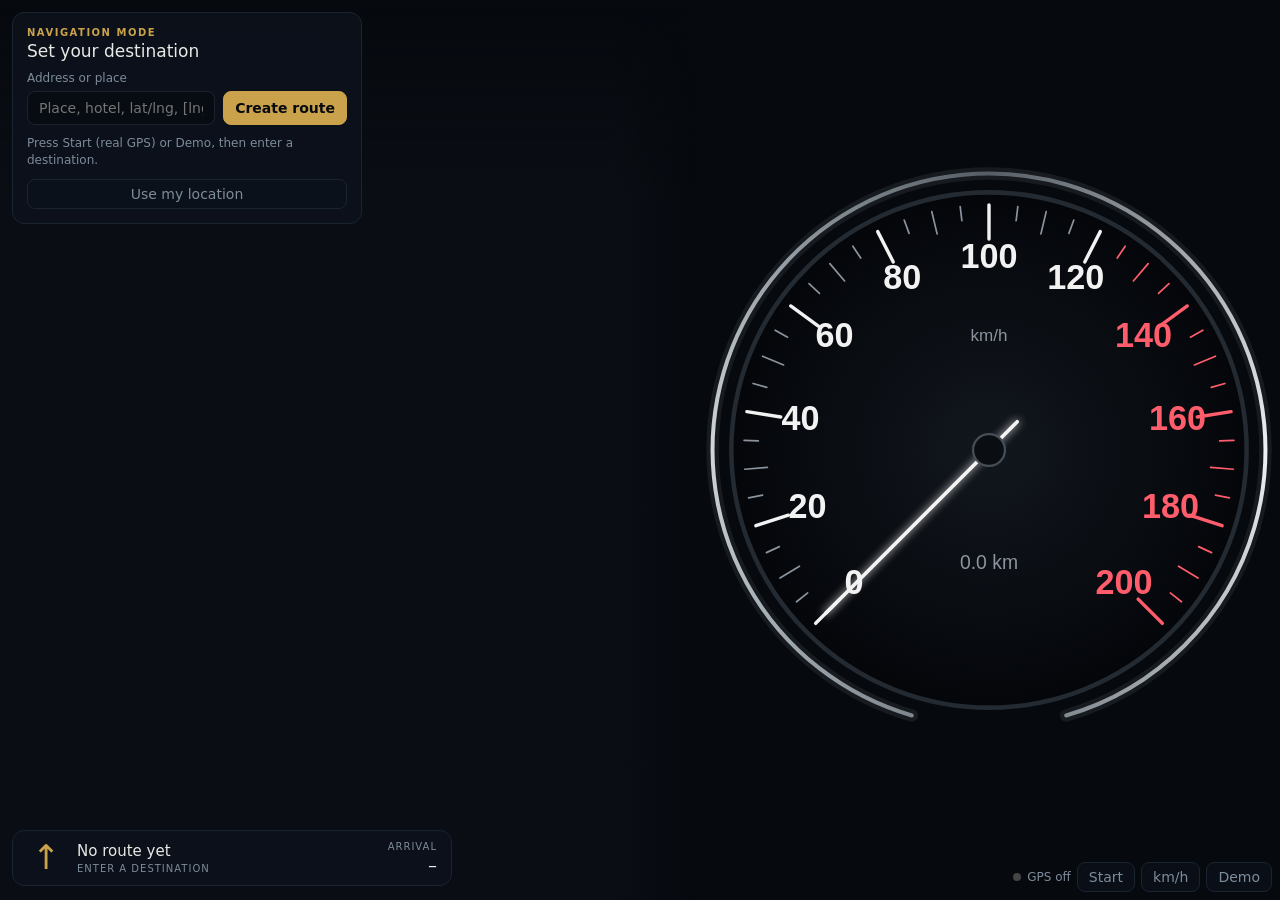
<file: speedometer/apex-drive/index.html>
<!DOCTYPE html>
<html lang="en"><head><meta charset="utf-8">
<meta name="viewport" content="width=device-width,initial-scale=1,viewport-fit=cover">
<title>Apex Drive</title><link rel="manifest" href="manifest.json"><meta name="theme-color" content="#06090e"><link rel="icon" href="icon-192.png">
<link href="./lib/maplibre-gl.css" rel="stylesheet">
<link href="./lib/leaflet.css" rel="stylesheet">
<link href="./lib/leaflet-routing-machine.css" rel="stylesheet">
<link href="./lib/threebox.css" rel="stylesheet">
<link href="./styles.css" rel="stylesheet">
</head><body>
<div id="app">
<section id="mp">
 <div id="map" aria-label="Interactive route map"></div>
 <section class="controls" aria-label="Route controls">
  <p class="eyebrow">Navigation mode</p>
  <h1>Set your destination</h1>
  <form id="destination-form">
   <label for="destination">Address or place</label>
   <div class="input-row destination-field">
    <input id="destination" name="destination" placeholder="Place, hotel, lat/lng, [lng,lat], or Google Maps link" autocomplete="off" aria-autocomplete="list" aria-controls="destination-suggestions" required>
    <button type="submit">Create route</button>
   </div>
   <ul id="destination-suggestions" class="suggestions" role="listbox" aria-label="Destination suggestions"></ul>
  </form>
  <p id="route-status" class="status" role="status">Press Start (real GPS) or Demo, then enter a destination.</p>
  <div class="actions">
   <button id="locate-button" type="button">Use my location</button>
  </div>
 </section>
 <section id="drive-stage" class="drive-stage" aria-label="Driving visualisation">
  <div class="stage-topline">
   <span id="next-turn-icon" aria-hidden="true">↑</span>
   <div><strong id="next-turn-text">No route yet</strong><small id="next-turn-distance">Enter a destination</small></div>
   <div class="eta"><small>Arrival</small><strong id="eta-value">–</strong></div>
  </div>
 </section>
</section>
<section id="dp"><div id="unc" class="mu"></div><canvas id="g"></canvas></section>
</div>
<div id="bar"><div class="pill" id="gps"><i></i><span id="gpst">GPS off</span></div><button id="bStart">Start</button><button id="bUnit">km/h</button><button id="bDemo">Demo</button></div>
<div class="dg" id="diag" hidden role="alert"></div>

<script src="./lib/maplibre-gl.js"></script>
<script>window.mapboxgl = window.maplibregl;</script>
<script src="./lib/threebox.min.js"></script>
<script src="./lib/leaflet.js"></script>
<script src="./lib/leaflet-routing-machine.js"></script>
<script src="./route-workflow.js"></script>
<script src="./speedometer.js"></script>
</body></html>
</file>
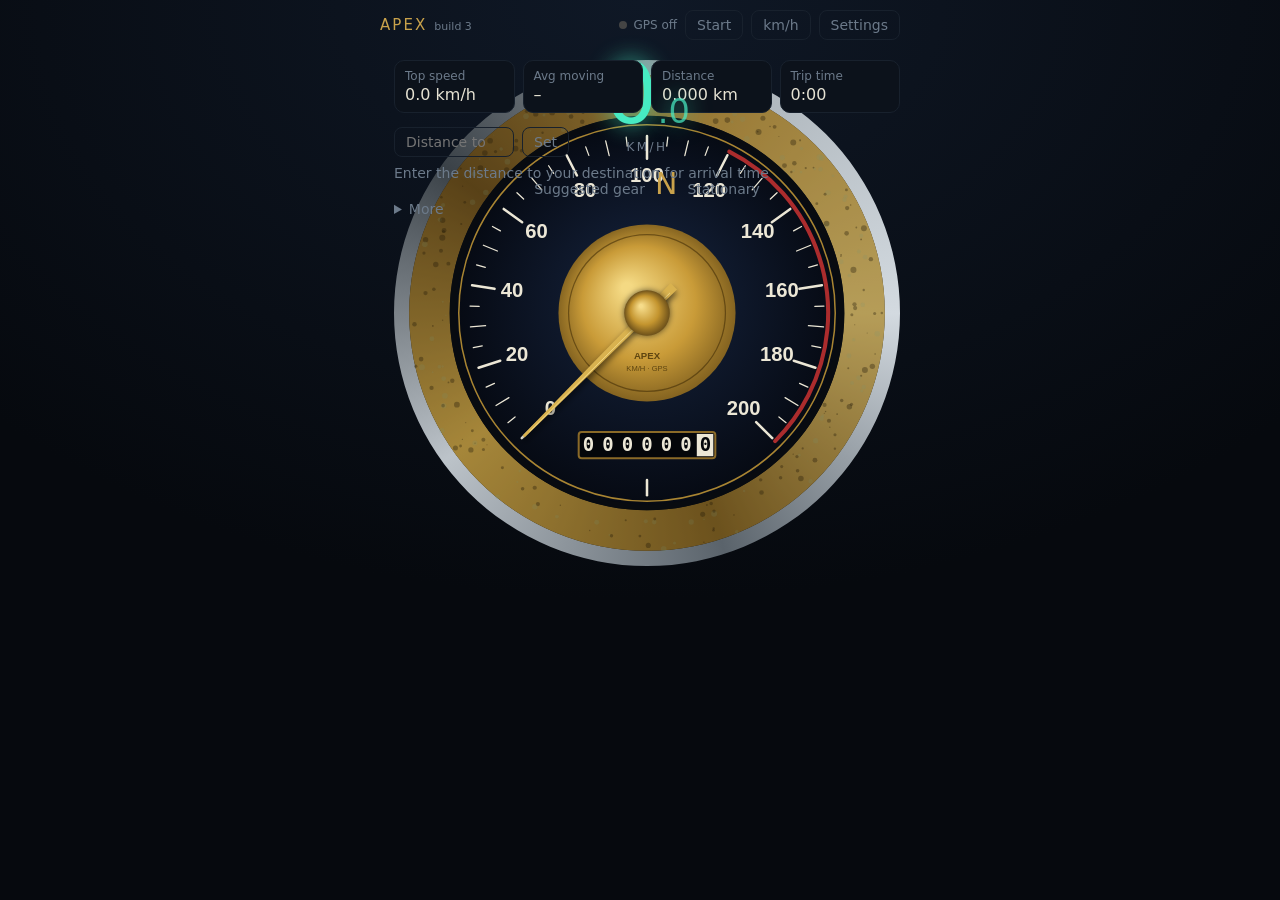
<file: speedometer/index (5).html>
<!DOCTYPE html>
<html lang="en"><head><meta charset="utf-8">
<meta name="viewport" content="width=device-width,initial-scale=1,viewport-fit=cover">
<title>Apex Speedometer</title><link rel="manifest" href="manifest.json"><meta name="theme-color" content="#06090e"><link rel="icon" href="icon-192.png">
<style>
:root{--bg:#06090e;--cd:#0c121b;--ln:#18212d;--tx:#e6e2d3;--mu:#6c7a8a;--br:#c9a24b;--c:hsl(165,80%,60%)}
*{box-sizing:border-box;margin:0}
body{background:radial-gradient(900px 600px at 50% 0,#0f1826,var(--bg));color:var(--tx);font:14px "Segoe UI",system-ui,sans-serif;min-height:100vh;padding:10px 14px 30px;user-select:none;font-variant-numeric:tabular-nums}
body.over{animation:pl 1s ease-in-out infinite}
@keyframes pl{50%{box-shadow:inset 0 0 90px #ff3b4d40}}
@media(prefers-reduced-motion:reduce){body.over{animation:none;box-shadow:inset 0 0 60px #ff3b4d40}}
header{display:flex;gap:8px;align-items:center;max-width:520px;margin:0 auto 6px}
h1{font-size:15px;font-weight:500;letter-spacing:.14em;color:var(--br);margin-right:auto}
h2{font-size:12px;font-weight:500;color:var(--mu);margin:14px 0 6px}
button,input{font:inherit;color:var(--tx);background:none;border:1px solid var(--ln);border-radius:8px;padding:6px 11px}
button{cursor:pointer;color:var(--mu)}button:hover{border-color:var(--br);color:var(--tx)}
button:focus-visible,input:focus-visible,summary:focus-visible{outline:2px solid var(--br)}button.on{border-color:var(--br);color:var(--br)}
.pill{display:flex;gap:6px;align-items:center;color:var(--mu);font-size:12px}.pill i{width:8px;height:8px;border-radius:50%;background:#444}
.pill.g i{background:#3ddbb0}.pill.y i{background:#ffb454}.pill.r i{background:#ff5d6c}
main{max-width:520px;margin:auto;display:grid;gap:14px}
.mu{color:var(--mu)}
#hero{aspect-ratio:1;width:100%}#g{width:100%;height:100%;display:block}
body.hud #hero,body.hud #rd{transform:scaleX(-1)}
#rd{text-align:center;margin-top:-8px}
#sp1{font-size:min(17vw,84px);font-weight:200;line-height:1;color:var(--c);text-shadow:0 0 22px var(--c)}
#sf{font-size:.4em;opacity:.75}#ul{color:var(--mu);letter-spacing:.2em;font-size:12px;margin-top:4px}
.gl{display:flex;justify-content:center;gap:10px;align-items:baseline;color:var(--mu);margin-top:12px}
#gn{font-size:30px;font-weight:300;color:var(--br)}
.tiles{display:grid;grid-template-columns:repeat(auto-fill,minmax(112px,1fr));gap:8px}
.t{border:1px solid var(--ln);border-radius:10px;padding:8px 10px;background:var(--cd)}.t small{color:var(--mu);display:block;margin-bottom:2px;font-size:12px}.t b{font-size:16px;font-weight:500}
.eta{display:flex;gap:8px;align-items:center;flex-wrap:wrap}.eta input{width:120px}
summary{cursor:pointer;color:var(--mu);padding:6px 0}
.gr{display:flex;align-items:center;gap:8px;margin:6px 0}.gr b{width:14px;text-align:center;color:var(--mu)}.gr.a b{color:var(--br)}
.tr{position:relative;flex:1;height:10px;background:#0b1118;border-radius:5px;overflow:hidden}
.tr i{position:absolute;top:0;bottom:0;border-radius:5px}.u{background:#1e2c40}.s{background:#8a6a28}.gr.a .s{background:var(--br)}
.mk{position:absolute;top:-1px;bottom:-1px;width:2px;background:#fff;box-shadow:0 0 6px #fff}
dialog{background:var(--cd);color:var(--tx);border:1px solid var(--ln);border-radius:14px;padding:18px;max-width:440px;width:92vw}
dialog::backdrop{background:#000a}
dialog label{display:grid;grid-template-columns:1fr 150px;gap:8px;align-items:center;margin:7px 0}
dialog label input[type=checkbox]{justify-self:start}
.dg{border:1px solid #5a3a1a;background:#1a120a;border-radius:10px;padding:10px 12px;color:#e8cf9c;font-size:13px;line-height:1.5}.dg[hidden]{display:none}.R{display:grid;gap:14px;align-content:start}.dg{grid-area:dg}#hero{grid-area:hero}#rd{grid-area:rd}.R{grid-area:rest}
@media(orientation:landscape) and (max-height:760px){body{padding:6px 12px}header{max-width:none;margin-bottom:4px}main{max-width:none;grid-template-columns:min(calc(100vh - 52px),52vw) minmax(0,1fr);grid-template-areas:"dg dg" "hero rd" "hero rest";grid-template-rows:auto auto 1fr;column-gap:18px;row-gap:8px;align-items:start}#rd{margin-top:0;text-align:left}.gl{justify-content:flex-start;margin-top:6px}#sp1{font-size:min(15vh,76px)}.R{max-height:calc(100vh - 175px);overflow:auto}}</style></head><body>
<header><h1>APEX <span class="mu" style="font-size:11px;letter-spacing:0;font-weight:400">build 3</span></h1><div class="pill" id="gps"><i></i><span id="gpst">GPS off</span></div>
<button id="bStart">Start</button><button id="bUnit">km/h</button><button id="bSet">Settings</button></header>
<main>
<div class="dg" id="diag" hidden role="alert"></div>
<section id="hero"><canvas id="g"></canvas></section>
<div id="rd"><div id="sp1"><span id="si">0</span><span id="sf">.0</span></div><div id="ul">KM/H</div><div id="unc" class="mu" style="font-size:12px;margin-top:2px"></div>
<div class="gl"><span>Suggested gear</span><b id="gn">N</b><span id="gwhy">Stationary</span></div></div>
<div class="R"><div class="tiles" id="tiles"></div>
<div class="eta"><input id="dIn" type="number" min="0" step="0.1" placeholder="Distance to go"><button id="bDest">Set</button><span id="eta" class="mu">Enter the distance to your destination for arrival time</span></div>
<details><summary>More</summary><div class="tiles" id="more"></div>
<h2>Best speed for each gear (bright = power band, dim = usable)</h2><div id="gmap"></div>
<h2>GPS check</h2><div id="gchk" class="mu"></div><h2>Last 90 seconds</h2><canvas id="sk" height="64" style="width:100%"></canvas>
<div class="eta" style="margin-top:14px"><button id="bDemo">Demo</button><button id="bHud">HUD mirror</button><button id="bFs">Fullscreen</button><button id="bReset">Reset trip</button></div></details></div>
</main>
<dialog id="dlg"><h2>Car &amp; display settings</h2><form method="dialog" id="fm"></form></dialog>
<script>
const $=i=>document.getElementById(i);
const ld=k=>{try{return JSON.parse(localStorage.getItem(k))||{}}catch(e){return{}}};
const sv=(k,v)=>{try{localStorage.setItem(k,JSON.stringify(v))}catch(e){}};
const S=Object.assign({mph:false,limit:120,max:200,tw:195,ta:65,rim:15,fd:4.1,gears:'3.58,2.04,1.35,0.97,0.76',idle:800,red:6500,eco:2000,peak:5000,beep:true},ld('apex.cfg'));
let REC=ld('apex.rec').v||0,KV,DV,UL,DL,C,G;
const fresh=()=>({est:0,a:0,dem:0,fl:0,lt:0,dist:0,tt:0,tm:0,max:0,g:0,gT:0,alt:null,hd:null,acc:null,prev:null,hist:[],tz:{s:'arm',t:0,r:null},P:4,still:true,anc:null,sc:0,mc:0,rej:0,src:'–',buf:[]});
let st=fresh(),dest=null,watch=null,sim=null,ac=null,lastBeep=0;
function units(){KV=S.mph?2.236936:3.6;DV=S.mph?1/1609.344:.001;UL=S.mph?'mph':'km/h';DL=S.mph?'mi':'km';
 C=Math.PI*(S.rim*25.4+2*S.tw*S.ta/100)/1000;G=S.gears.split(',').map(Number).filter(x=>x>0);
 $('ul').textContent=UL.toUpperCase();$('bUnit').textContent=UL;$('dIn').placeholder='Distance to go ('+DL+')';buildMap();buildBg();}
const rpm=(v,i)=>v/C*60*G[i]*S.fd;
/* ---------- GPS pipeline ---------- */
function hav(a,b){const R=6371000,r=Math.PI/180,dl=(b.lat-a.lat)*r,dn=(b.lon-a.lon)*r,
 h=Math.sin(dl/2)**2+Math.cos(a.lat*r)*Math.cos(b.lat*r)*Math.sin(dn/2)**2;return 2*R*Math.asin(Math.sqrt(h))}
/* ================= PRECISION ENGINE =================
 1 Quality gate   fixes worse than maxAcc metres are ignored
 2 Source model   chip Doppler speed is trusted; speed derived from positions is only used when the
                  movement is larger than the position error over a 5 s baseline (stops GPS drift looking like speed)
 3 Zero-velocity lock  once stopped (3 quiet fixes) speed is held at exactly 0 until real movement is confirmed
 4 Kalman filter  gain adapts to signal quality: poor signal = smoother, good signal = no lag
 5 Outlier guard  a jump over 12 m/s in one second is distrusted
 6 Distance       trapezoid integration of filtered speed, never while locked                     */
const E={maxAcc:60,stopIn:.55,goOut:1.1,q:4,jump:12};
function feed(v,acc,t,hd,alt,lat,lon){
 acc=acc||99;const dt=st.lt?t-st.lt:0;
 if(st.lt&&dt<=0)return;
 st.acc=acc;if(acc>E.maxAcc){st.rej++;return}
 const hasD=v!=null&&!isNaN(v);let m,sig,src;
 if(lat!=null)st.buf.push({lat,lon,t,acc});
 while(st.buf.length>2&&t-st.buf[0].t>5)st.buf.shift();
 if(hasD){m=Math.max(0,v);sig=Math.max(.25,acc/25);src='Doppler'}
 else if(lat!=null&&st.buf.length>1){const o=st.buf[0],d=hav(o,{lat,lon}),w=t-o.t;
  m=w>1&&d>2*Math.max(acc,o.acc)?d/w:0;sig=Math.max(1,acc*1.4/Math.max(w,1));src='derived'}
 else{m=0;sig=3;src='none'}
 if(m<E.stopIn){st.sc++;st.mc=0}else if(m>=E.goOut){st.mc++;st.sc=0}
 if(!st.still&&st.sc>=3&&st.est<2.5){st.still=true;st.anc=null}
 if(st.still&&!st.anc&&lat!=null)st.anc={lat,lon,n:1};
 else if(st.still){
  const away=st.anc&&lat!=null?hav(st.anc,{lat,lon}):0;
  const go=src==='Doppler'?((m>=3&&acc<=20)||(st.mc>=2&&away>acc)||st.mc>=4):(st.mc>=5&&away>2.5*acc);
  if(go){st.still=false;st.anc=null}}
 const p0=st.est;
 if(st.still){st.est=0;st.a=0;st.P=.04;
  if(st.anc&&lat!=null){const a=st.anc,n=Math.min(a.n+1,30);a.lat+=(lat-a.lat)/n;a.lon+=(lon-a.lon)/n;a.n=n}}
 else if(dt>0&&dt<8){
  if(Math.abs(m-st.est)>E.jump)sig*=6;
  st.P+=E.q*dt;const K=st.P/(st.P+sig*sig);st.est+=K*(m-st.est);st.P*=1-K;
  st.a+=((st.est-p0)/dt-st.a)*.45}
 else{st.est=m;st.P=sig*sig;st.a=0}
 if(dt>0&&dt<8){st.tt+=dt;if(!st.still&&st.est>1){st.dist+=.5*(st.est+p0)*dt;st.tm+=dt}}
 st.lt=t;st.fl=performance.now();st.src=src;
 if(hd!=null&&!isNaN(hd)&&st.est>1)st.hd=hd;if(alt!=null)st.alt=alt;
 if(!st.still&&st.mc>=2){if(st.est>st.max)st.max=st.est;if(st.est>REC)REC=st.est}
 const z=st.tz,TV=S.mph?26.8224:27.7778;
 if(z.s==='arm'&&st.est>.8){z.s='run';z.t=t}
 else if(z.s==='run'){if(st.est<.8)z.s='arm';else if(st.est>=TV){z.s='done';z.r=t-z.t}}
 else if(z.s==='done'&&st.est<.8)z.s='arm';
 pick();
}
const GC={nf:0,nul:0,src:'–',perm:'?'};
const FILEMSG='<b>This page is open as a file.</b> Chrome often blocks GPS for files. Host it over https (or run it from localhost) and GPS will work.';
function diag(t){const d=$('diag');d.hidden=!t;d.innerHTML=t||''}
function preflight(){
 if(location.protocol==='file:'||!isSecureContext)diag(FILEMSG);
 try{navigator.permissions.query({name:'geolocation'}).then(p=>{GC.perm=p.state;if(p.state==='denied')diag('<b>Location is blocked for this page.</b> Tap the lock icon by the address, open Permissions, set Location to Allow, then reload.');p.onchange=()=>{GC.perm=p.state}})}catch(e){}
}
function onPos(p){const c=p.coords;GC.nf++;GC.src=c.speed==null?'position only (no speed)':'GPS chip';
 if(c.speed==null)GC.nul++;else GC.nul=0;
 if(c.speed!=null&&c.accuracy<=50)diag('');
 else if(GC.nul>=6&&c.accuracy>30)diag('<b>Getting a position but no speed.</b> That usually means a laptop or Wi-Fi location. Use a phone with real GPS, outdoors, with Location on high accuracy.');
 feed(c.speed,c.accuracy,p.timestamp/1000,c.heading,c.altitude,c.latitude,c.longitude)}
function onErr(e){const f=location.protocol==='file:'?FILEMSG+'<br>':'';
 setGps('r',['','Location blocked','No location signal','Waiting for GPS…'][e.code]||'GPS error');
 if(e.code===1)diag(f+'<b>Location is blocked.</b> Allow it in Chrome (lock icon by the address, Permissions, Location) and make sure Location is on in your phone settings.');
 else if(e.code===2)diag(f+'<b>No location signal.</b> Turn Location on with high accuracy, then go outdoors or next to a window.');
 else setGps('y','Waiting for GPS lock…')}
function setGps(c,t){$('gps').className='pill '+c;$('gpst').textContent=t}
function start(){
 if(!ac)try{ac=new AudioContext()}catch(e){}
 if(watch!=null){navigator.geolocation.clearWatch(watch);watch=null;$('bStart').textContent='Start';$('bStart').classList.remove('on');setGps('','GPS off');return}
 if(!navigator.geolocation){setGps('r','No geolocation in this browser');return}
 stopSim();setGps('y','Searching for GPS…');preflight();
 watch=navigator.geolocation.watchPosition(onPos,onErr,{enableHighAccuracy:true,maximumAge:0,timeout:30000});
 $('bStart').textContent='Stop';$('bStart').classList.add('on');
 try{navigator.wakeLock&&navigator.wakeLock.request('screen')}catch(e){}try{document.documentElement.requestFullscreen().then(()=>screen.orientation.lock('landscape')).catch(()=>{})}catch(e){}
}
function stopSim(){if(sim){clearInterval(sim);sim=null;$('bDemo').classList.remove('on')}}
function demo(){
 if(sim){stopSim();return}
 if(watch!=null)start();let t0=Date.now();$('bDemo').classList.add('on');setGps('g','Demo ±3 m');
 sim=setInterval(()=>{const s=(Date.now()-t0)/1000,v=Math.max(0,16+15*Math.sin(s/9-1.57)+Math.sin(s*1.7)*.6);
  feed(v+(Math.random()-.5)*.15,3,Date.now()/1000,(s*6)%360,1250+s%40);},250);
}
/* ---------- gear intelligence ---------- */
function pick(){
 const v=st.est,now=performance.now();let why;
 if(v<0.6){st.g=0;st.why='Stationary — ready in 1st';st.n='N';return}
 st.dem+=(Math.min(1,Math.max(0,st.a/2.2))-st.dem)*0.25;
 let tgt=S.eco+(S.peak-S.eco)*Math.pow(st.dem,.8);
 if(st.a<-1.2){tgt=S.eco*1.15;why='Slowing — engine braking'}
 else if(st.dem>.35)why='Accelerating — holding revs for power';
 else why=st.dem>.08?'Gentle acceleration — balanced':'Cruising — economy zone';
 let best=-1,bc=1e9;
 G.forEach((_,i)=>{const r=rpm(v,i);let c;
  if(r<Math.max(S.idle*1.25,1100)||r>S.red*.94)c=1e6;
  else{c=((r-tgt)/1000)**2;if(r<1500)c+=1.5*(1500-r)/500;if(r>S.red*.85)c+=2}
  if(i===st.g)c-=(now-st.gT<1800?1.3:.35); // hysteresis: no flicker between gears
  if(c<bc){bc=c;best=i}});
 if(best<0)best=0;if(best!==st.g){st.g=best;st.gT=now}
 st.why=why;st.n=String(best+1);
}
function buildMap(){const m=$('gmap');m.innerHTML='';
 G.forEach((g,i)=>{const f=r=>r/60*C/(g*S.fd)*KV,P=x=>Math.min(100,x/S.max*100),
  u0=f(Math.max(S.idle*1.25,1100)),u1=f(S.red*.94),a=f(Math.max(1500,S.idle*1.8)),b=f(Math.min(S.peak,S.red*.92));
  m.insertAdjacentHTML('beforeend',`<div class="gr" id="gr${i}"><b>${i+1}</b><div class="tr"><i class="u" style="left:${P(u0)}%;width:${Math.max(0,P(u1)-P(u0))}%"></i><i class="s" style="left:${P(a)}%;width:${Math.max(0,P(b)-P(a))}%"></i><u class="mk"></u></div></div>`)})}
/* ---------- drawing ---------- */
const hue=f=>'hsl('+((165-Math.min(1,Math.max(0,(f-.5)/.55))*170+360)%360)+',80%,60%)';
function resize(){const c=$('g'),d=devicePixelRatio||1,w=c.clientWidth;c.width=c.height=Math.round(w*d);const k=$('sk');k.width=Math.round(k.clientWidth*d);k.height=Math.round(64*d);buildBg()}
let bg=null;
function buildBg(){
 const W=$('g').width;if(!W)return;bg=document.createElement('canvas');bg.width=bg.height=W;
 const x=bg.getContext('2d'),c=W/2,T=Math.PI*2,a0=.75*Math.PI,sw=1.5*Math.PI,an=f=>a0+sw*f;
 const con=(st)=>{const g=x.createConicGradient(0,c,c);st.forEach((s,i)=>g.addColorStop(i/(st.length-1),s));return g};
 const ring=(r,w,fill)=>{x.beginPath();x.arc(c,c,r,0,T);x.arc(c,c,r-w,0,T,true);x.fillStyle=fill;x.fill('evenodd')};
 ring(W*.5,W*.03,con(['#d3dae0','#5a636b','#bcc3c9','#3b4248','#aab2b8','#d3dae0']));
 ring(W*.47,W*.08,con(['#f0d27a','#8a6a28','#dab350','#6f5320','#c9a24b','#f0d27a']));
 ring(W*.47,W*.08,'rgba(30,18,0,.28)');
 let sd=7;const rnd=()=>(sd=(sd*16807)%2147483647)/2147483647;
 for(let i=0;i<260;i++){const a=rnd()*T,r=W*(.395+rnd()*.075),s=W*(.001+rnd()*.005);x.fillStyle=rnd()<.6?'rgba(35,25,8,.35)':'rgba(120,150,120,.16)';x.beginPath();x.arc(c+r*Math.cos(a),c+r*Math.sin(a),s,0,T);x.fill()}
 ring(W*.39,W*.012,'#080b10');
 let g=x.createRadialGradient(c,c*.9,0,c,c,W*.38);g.addColorStop(0,'#16243f');g.addColorStop(1,'#060a13');
 x.fillStyle=g;x.beginPath();x.arc(c,c,W*.378,0,T);x.fill();
 x.strokeStyle='#a98532';x.lineWidth=W*.003;x.beginPath();x.arc(c,c,W*.372,0,T);x.stroke();
 x.lineCap='round';x.strokeStyle='rgba(200,50,50,.85)';x.lineWidth=W*.008;x.beginPath();x.arc(c,c,W*.358,an(Math.min(1,S.limit/S.max)),an(1));x.stroke();
 const s=S.max<=100?10:S.max<=240?20:40;x.textAlign='center';x.textBaseline='middle';x.fillStyle='#ece7d6';x.font='bold '+(W*.04)+'px Bahnschrift,"Arial Narrow",Segoe UI,sans-serif';
 for(let k=0,v=0;v<=S.max+.01;k++,v=k*s/4){const a=an(v/S.max),M=k%4===0,H=k%2===0,r1=W*.35,r2=r1-W*(M?.045:H?.03:.018);
  x.strokeStyle='#ece7d6';x.lineWidth=M?W*.005:W*.0025;x.beginPath();x.moveTo(c+r1*Math.cos(a),c+r1*Math.sin(a));x.lineTo(c+r2*Math.cos(a),c+r2*Math.sin(a));x.stroke();
  if(M){const r=W*.27;x.fillText(Math.round(v),c+r*Math.cos(a),c+r*Math.sin(a))}}
 x.strokeStyle='#ece7d6';x.lineWidth=W*.005;x.beginPath();x.moveTo(c,c+W*.33);x.lineTo(c,c+W*.36);x.stroke();
 g=x.createRadialGradient(c-W*.04,c-W*.05,W*.01,c,c,W*.18);g.addColorStop(0,'#f4d983');g.addColorStop(.6,'#c99b38');g.addColorStop(1,'#80601f');
 x.fillStyle=g;x.beginPath();x.arc(c,c,W*.175,0,T);x.fill();
 x.strokeStyle='rgba(60,40,5,.55)';x.lineWidth=W*.0025;x.beginPath();x.arc(c,c,W*.155,0,T);x.stroke();
 x.fillStyle='#5e4510';x.font='bold '+(W*.019)+'px "Arial Narrow",Segoe UI,sans-serif';x.fillText('APEX',c,c+W*.085);x.font=(W*.015)+'px "Arial Narrow",Segoe UI,sans-serif';x.fillText(UL.toUpperCase()+' · GPS',c,c+W*.11);
}
function gauge(u){
 const cv=$('g'),W=cv.width;if(!bg||bg.width!==W)buildBg();if(!bg)return;
 const x=cv.getContext('2d'),c=W/2,T=Math.PI*2,a0=.75*Math.PI,sw=1.5*Math.PI,f=Math.min(1.03,u/S.max),a=a0+sw*f,col=hue(u/S.limit);
 x.clearRect(0,0,W,W);x.drawImage(bg,0,0);
 if(f>0){x.lineCap='round';x.lineWidth=W*.006;x.strokeStyle=col;x.shadowColor=col;x.shadowBlur=W*.02;x.beginPath();x.arc(c,c,W*.384,a0,a);x.stroke();x.shadowBlur=0}
 // odometer window: trip distance, last digit = tenths
 const d=String(Math.floor(st.dist*DV*10)%10000000).padStart(7,'0'),ow=W*.27,oh=W*.052,ox=c-ow/2,oy=c+W*.235,cw=ow/7;
 x.fillStyle='#04060a';x.strokeStyle='#8a6a28';x.lineWidth=W*.004;x.beginPath();x.roundRect(ox,oy,ow,oh,W*.006);x.fill();x.stroke();
 x.font='bold '+(oh*.72)+'px Consolas,monospace';x.textAlign='center';x.textBaseline='middle';
 for(let i=0;i<7;i++){const px=ox+cw*(i+.5);if(i===6){x.fillStyle='#ece7d6';x.fillRect(ox+cw*6+1,oy+2,cw-3,oh-4);x.fillStyle='#04060a'}else x.fillStyle='#ece7d6';x.fillText(d[i],px,oy+oh*.54)}
 x.save();x.translate(c,c);x.rotate(a);x.shadowColor='rgba(0,0,0,.6)';x.shadowBlur=W*.012;x.shadowOffsetY=W*.008;
 x.fillStyle='#d9b24f';x.beginPath();x.moveTo(-W*.075,-W*.009);x.lineTo(W*.345,-W*.0028);x.lineTo(W*.345,W*.0028);x.lineTo(-W*.075,W*.009);x.closePath();x.fill();
 x.shadowColor='transparent';x.strokeStyle='rgba(255,240,170,.7)';x.lineWidth=W*.0016;x.beginPath();x.moveTo(-W*.06,-W*.004);x.lineTo(W*.33,-W*.0016);x.stroke();x.restore();
 const g=x.createRadialGradient(c-W*.012,c-W*.014,W*.003,c,c,W*.045);g.addColorStop(0,'#f6dc8a');g.addColorStop(.6,'#c4952f');g.addColorStop(1,'#6c501a');
 x.shadowColor='rgba(0,0,0,.6)';x.shadowBlur=W*.012;x.fillStyle=g;x.beginPath();x.arc(c,c,W*.045,0,T);x.fill();x.shadowBlur=0;
}
function spark(){const k=$('sk'),x=k.getContext('2d'),w=k.width,h=k.height,H=st.hist;x.clearRect(0,0,w,h);if(H.length<2)return;
 const m=Math.max(10,...H);x.strokeStyle=getComputedStyle(document.documentElement).getPropertyValue('--c')||'#3ddbb0';x.strokeStyle=hue(H[H.length-1]*KV/S.limit);x.lineWidth=2;x.beginPath();
 H.forEach((v,i)=>{const px=i/(89)*w,py=h-4-(v/m)*(h-8);i?x.lineTo(px,py):x.moveTo(px,py)});x.stroke()}
/* ---------- render loop (60 fps, predictive, no perceptible lag) ---------- */
let last=performance.now(),disp=0,lastT='';
function loop(t){const dt=Math.min(.1,(t-last)/1000);last=t;
 const raw=(t-st.fl)/1000,age=Math.min(raw,1.2),fd=raw>4?Math.max(0,1-(raw-4)/4):1,tg=st.still?0:Math.max(0,(st.est+st.a*age*.6)*fd);
 disp+=(tg-disp)*(1-Math.exp(-dt*16));if(disp<.01&&tg===0)disp=0;
 const u=disp*KV,s=u.toFixed(1);gauge(u);
 if(s!==lastT){lastT=s;const p=s.split('.');$('si').textContent=p[0];$('sf').textContent='.'+p[1]}
 document.documentElement.style.setProperty('--c',hue(u/S.limit));
 const over=u>S.limit;document.body.classList.toggle('over',over);
 if(over&&S.beep&&ac&&t-lastBeep>2500){lastBeep=t;try{const o=ac.createOscillator(),g=ac.createGain();o.frequency.value=880;g.gain.value=.08;o.connect(g);g.connect(ac.destination);o.start();o.stop(ac.currentTime+.18)}catch(e){}}
 requestAnimationFrame(loop)}
/* ---------- panels (4 Hz) ---------- */
const TL=[['top','Top speed'],['avm','Avg moving'],['dist','Distance'],['tt','Trip time'],['rec','All-time record'],['ava','Avg overall'],['tm','Moving time'],['acc','Acceleration'],['alt','Altitude'],['hd','Heading'],['zero','0-100']];
const tl=a=>`<div class="t"><small id="${a[0]}l">${a[1]}</small><b id="${a[0]}">–</b></div>`;
$('tiles').innerHTML=TL.slice(0,4).map(tl).join('');$('more').innerHTML=TL.slice(4).map(tl).join('');
const hms=s=>{s=Math.round(s);const h=Math.floor(s/3600),m=Math.floor(s%3600/60);return(h?h+':'+String(m).padStart(2,'0'):m)+':'+String(s%60).padStart(2,'0')};
const sp=(v,d=1)=>(v*KV).toFixed(d);
function panels(){
 const age=(performance.now()-st.fl)/1000;$('unc').textContent=!st.fl?'':st.still?'stationary · locked at 0':'± '+(Math.sqrt(st.P)*KV).toFixed(1)+' '+UL;$('gchk').textContent=location.protocol.replace(':','')+' · '+(isSecureContext?'secure':'NOT secure')+' · permission '+GC.perm+' · fixes '+GC.nf+' · speed from '+GC.src+(st.still?' · stationary lock':' · moving')+' · rejected '+st.rej+(st.acc!=null?' · ±'+Math.round(st.acc)+' m':'');
 if(watch!=null){if(!st.fl)setGps('y','Searching for GPS…');else if(age>5)setGps('r','Signal lost ('+Math.round(age)+' s)');
  else{const a=st.acc;setGps(a<=10?'g':a<=25?'y':'r','GPS ±'+Math.round(a)+' m'+(a<=10?' · excellent':a<=25?' · good':' · weak'))}}
 $('top').textContent=sp(st.max)+' '+UL;$('rec').textContent=sp(REC)+' '+UL;
 $('avm').textContent=st.tm>2?sp(st.dist/st.tm)+' '+UL:'–';$('ava').textContent=st.tt>2?sp(st.dist/st.tt)+' '+UL:'–';
 $('dist').textContent=(st.dist*DV).toFixed(st.dist*DV<10?3:2)+' '+DL;$('tt').textContent=hms(st.tt);$('tm').textContent=hms(st.tm);
 $('acc').textContent=(st.a>=0?'+':'')+st.a.toFixed(1)+' m/s² · '+(st.a/9.81).toFixed(2)+' g';
 $('alt').textContent=st.alt!=null?Math.round(st.alt)+' m':'–';
 $('hd').textContent=st.hd!=null?Math.round(st.hd)+'° '+['N','NE','E','SE','S','SW','W','NW'][Math.round(st.hd/45)%8]:'–';
 const z=st.tz;$('zerol').textContent='0–'+(S.mph?'60 mph':'100 km/h');$('zero').textContent=z.r!=null?z.r.toFixed(2)+' s':z.s==='run'?'running…':'ready';
 $('gn').textContent=st.n||'N';$('gwhy').textContent=st.why||'Stationary';
 G.forEach((_,i)=>{const e=$('gr'+i);if(!e)return;e.classList.toggle('a',st.est>.6&&i===st.g);e.querySelector('.mk').style.left=Math.min(100,disp*KV/S.max*100)+'%'});
 if(dest){const rem=Math.max(0,dest.m-(st.dist-dest.d0)),cur=st.est,avg=st.tm>5?st.dist/st.tm:0,sp2=avg?(cur>1.5?.7*avg+.3*cur:avg):0;
  $('eta').textContent=rem<20?'You have arrived':sp2>1?'Arrive '+new Date(Date.now()+rem/sp2*1000).toLocaleTimeString([],{hour:'2-digit',minute:'2-digit'})+' · '+hms(rem/sp2)+' left · '+(rem*DV).toFixed(1)+' '+DL+' to go':'Waiting for speed data…'}
}
setInterval(panels,250);
setInterval(()=>{if(watch!=null||sim){st.hist.push(st.est);if(st.hist.length>90)st.hist.shift();spark()}sv('apex.rec',{v:REC})},1000);
/* ---------- controls & settings ---------- */
$('bStart').onclick=start;$('bDemo').onclick=demo;
$('bUnit').onclick=()=>{const o=S.mph;S.mph=!S.mph;const k=S.mph?.621371:1/.621371;S.limit=Math.round(S.limit*k);S.max=Math.round(S.max*k/10)*10;sv('apex.cfg',S);units();if(dest)dest=null,$('eta').textContent='Set your distance again'};
$('bHud').onclick=e=>{document.body.classList.toggle('hud');e.target.classList.toggle('on')};
$('bFs').onclick=()=>document.fullscreenElement?document.exitFullscreen():document.documentElement.requestFullscreen().catch(()=>{});
$('bReset').onclick=()=>{const k=st.est,l=st.lt,f=st.fl,a=st.a;st=Object.assign(fresh(),{est:k,lt:l,fl:f,a,still:k<.6});st.max=k;dest=null;$('eta').textContent='Enter the distance left to your destination'};
$('bDest').onclick=()=>{const v=parseFloat($('dIn').value);if(v>0)dest={m:v/DV,d0:st.dist}};
const FL=[['mph','Use miles (mph)','checkbox'],['limit','Speed alert / red zone (display unit)','number'],['max','Gauge maximum','number'],['tw','Tire width (mm)','number'],['ta','Tire aspect (%)','number'],['rim','Rim size (in)','number'],['fd','Final drive ratio','number'],['gears','Gear ratios (comma separated)','text'],['idle','Idle rpm','number'],['red','Redline rpm','number'],['eco','Economy cruise rpm','number'],['peak','Peak power rpm','number'],['beep','Beep when over the alert','checkbox']];
$('fm').innerHTML=FL.map(f=>`<label>${f[1]}<input name="${f[0]}" type="${f[2]}" step="any"></label>`).join('')+'<div class="eta" style="margin-top:12px;justify-content:flex-end"><button value="x">Cancel</button><button value="ok" id="ok">Save</button></div>';
$('bSet').onclick=()=>{FL.forEach(f=>{const e=$('fm').elements[f[0]];f[2]==='checkbox'?e.checked=S[f[0]]:e.value=S[f[0]]});$('dlg').showModal()};
$('dlg').onclose=()=>{if($('dlg').returnValue!=='ok')return;FL.forEach(f=>{const e=$('fm').elements[f[0]];S[f[0]]=f[2]==='checkbox'?e.checked:f[2]==='number'?(parseFloat(e.value)||S[f[0]]):e.value});
 sv('apex.cfg',S);units()};
if(location.protocol==='file:')diag(FILEMSG);if('serviceWorker' in navigator&&location.protocol.startsWith('http'))navigator.serviceWorker.register('sw.js',{updateViaCache:'none'}).catch(()=>{});navigator.serviceWorker.addEventListener('controllerchange',()=>{if(!window.__r){window.__r=1;location.reload()}});addEventListener('resize',resize);document.querySelector('details').ontoggle=resize;units();resize();requestAnimationFrame(loop);
</script></body></html>
</file>
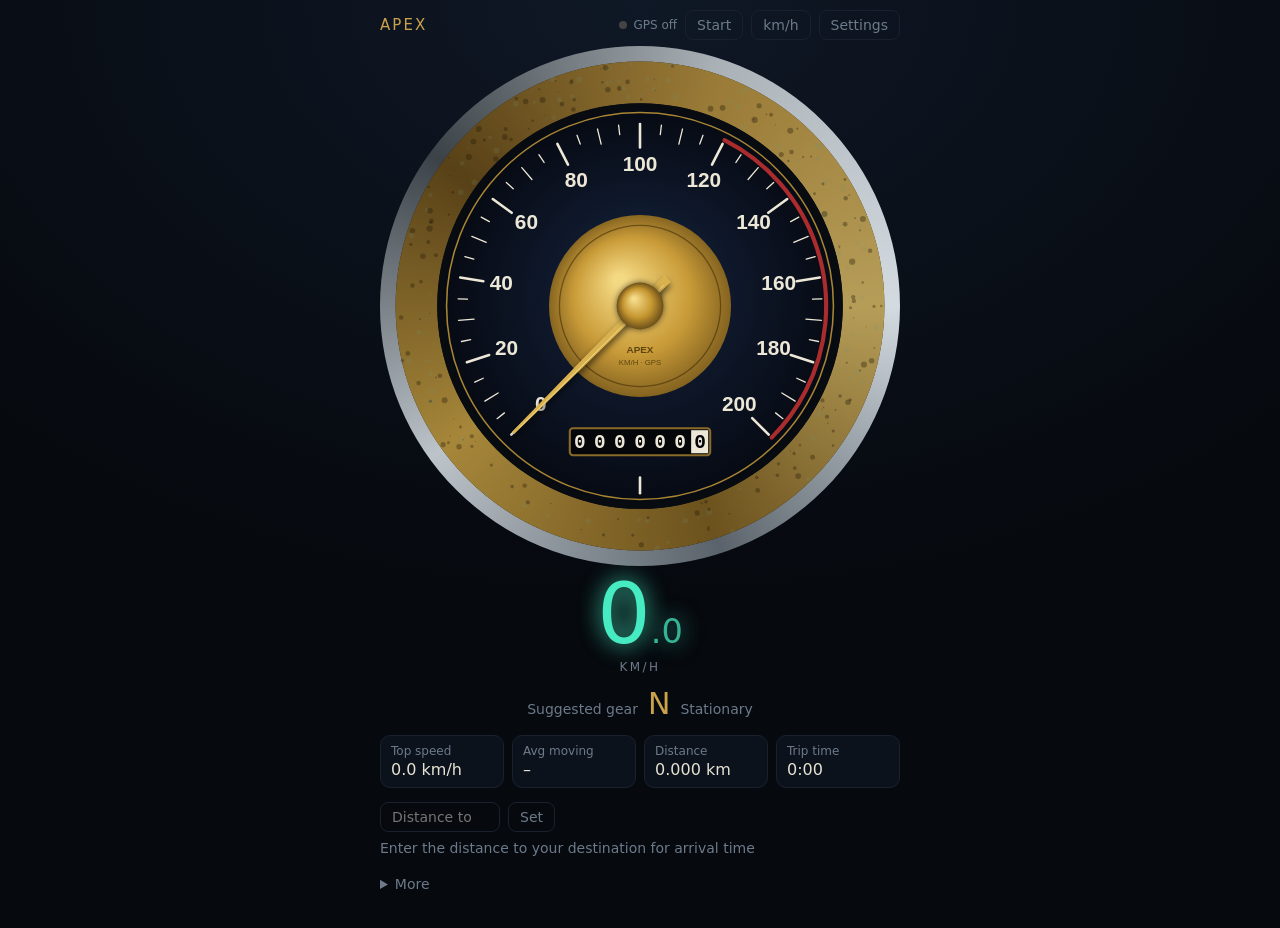
<file: speedometer/index(1).html>
<!DOCTYPE html>
<html lang="en"><head><meta charset="utf-8">
<meta name="viewport" content="width=device-width,initial-scale=1,viewport-fit=cover">
<title>Apex Speedometer</title><link rel="manifest" href="manifest.json"><meta name="theme-color" content="#06090e"><link rel="icon" href="icon-192.png">
<style>
:root{--bg:#06090e;--cd:#0c121b;--ln:#18212d;--tx:#e6e2d3;--mu:#6c7a8a;--br:#c9a24b;--c:hsl(165,80%,60%)}
*{box-sizing:border-box;margin:0}
body{background:radial-gradient(900px 600px at 50% 0,#0f1826,var(--bg));color:var(--tx);font:14px "Segoe UI",system-ui,sans-serif;min-height:100vh;padding:10px 14px 30px;user-select:none;font-variant-numeric:tabular-nums}
body.over{animation:pl 1s ease-in-out infinite}
@keyframes pl{50%{box-shadow:inset 0 0 90px #ff3b4d40}}
@media(prefers-reduced-motion:reduce){body.over{animation:none;box-shadow:inset 0 0 60px #ff3b4d40}}
header{display:flex;gap:8px;align-items:center;max-width:520px;margin:0 auto 6px}
h1{font-size:15px;font-weight:500;letter-spacing:.14em;color:var(--br);margin-right:auto}
h2{font-size:12px;font-weight:500;color:var(--mu);margin:14px 0 6px}
button,input{font:inherit;color:var(--tx);background:none;border:1px solid var(--ln);border-radius:8px;padding:6px 11px}
button{cursor:pointer;color:var(--mu)}button:hover{border-color:var(--br);color:var(--tx)}
button:focus-visible,input:focus-visible,summary:focus-visible{outline:2px solid var(--br)}button.on{border-color:var(--br);color:var(--br)}
.pill{display:flex;gap:6px;align-items:center;color:var(--mu);font-size:12px}.pill i{width:8px;height:8px;border-radius:50%;background:#444}
.pill.g i{background:#3ddbb0}.pill.y i{background:#ffb454}.pill.r i{background:#ff5d6c}
main{max-width:520px;margin:auto;display:grid;gap:14px}
.mu{color:var(--mu)}
#hero{aspect-ratio:1;width:100%}#g{width:100%;height:100%;display:block}
body.hud #hero,body.hud #rd{transform:scaleX(-1)}
#rd{text-align:center;margin-top:-8px}
#sp1{font-size:min(17vw,84px);font-weight:200;line-height:1;color:var(--c);text-shadow:0 0 22px var(--c)}
#sf{font-size:.4em;opacity:.75}#ul{color:var(--mu);letter-spacing:.2em;font-size:12px;margin-top:4px}
.gl{display:flex;justify-content:center;gap:10px;align-items:baseline;color:var(--mu);margin-top:12px}
#gn{font-size:30px;font-weight:300;color:var(--br)}
.tiles{display:grid;grid-template-columns:repeat(auto-fill,minmax(112px,1fr));gap:8px}
.t{border:1px solid var(--ln);border-radius:10px;padding:8px 10px;background:var(--cd)}.t small{color:var(--mu);display:block;margin-bottom:2px;font-size:12px}.t b{font-size:16px;font-weight:500}
.eta{display:flex;gap:8px;align-items:center;flex-wrap:wrap}.eta input{width:120px}
summary{cursor:pointer;color:var(--mu);padding:6px 0}
.gr{display:flex;align-items:center;gap:8px;margin:6px 0}.gr b{width:14px;text-align:center;color:var(--mu)}.gr.a b{color:var(--br)}
.tr{position:relative;flex:1;height:10px;background:#0b1118;border-radius:5px;overflow:hidden}
.tr i{position:absolute;top:0;bottom:0;border-radius:5px}.u{background:#1e2c40}.s{background:#8a6a28}.gr.a .s{background:var(--br)}
.mk{position:absolute;top:-1px;bottom:-1px;width:2px;background:#fff;box-shadow:0 0 6px #fff}
dialog{background:var(--cd);color:var(--tx);border:1px solid var(--ln);border-radius:14px;padding:18px;max-width:440px;width:92vw}
dialog::backdrop{background:#000a}
dialog label{display:grid;grid-template-columns:1fr 150px;gap:8px;align-items:center;margin:7px 0}
dialog label input[type=checkbox]{justify-self:start}
.dg{border:1px solid #5a3a1a;background:#1a120a;border-radius:10px;padding:10px 12px;color:#e8cf9c;font-size:13px;line-height:1.5}.dg[hidden]{display:none}</style></head><body>
<header><h1>APEX</h1><div class="pill" id="gps"><i></i><span id="gpst">GPS off</span></div>
<button id="bStart">Start</button><button id="bUnit">km/h</button><button id="bSet">Settings</button></header>
<main>
<div class="dg" id="diag" hidden role="alert"></div>
<section id="hero"><canvas id="g"></canvas></section>
<div id="rd"><div id="sp1"><span id="si">0</span><span id="sf">.0</span></div><div id="ul">KM/H</div>
<div class="gl"><span>Suggested gear</span><b id="gn">N</b><span id="gwhy">Stationary</span></div></div>
<div class="tiles" id="tiles"></div>
<div class="eta"><input id="dIn" type="number" min="0" step="0.1" placeholder="Distance to go"><button id="bDest">Set</button><span id="eta" class="mu">Enter the distance to your destination for arrival time</span></div>
<details><summary>More</summary><div class="tiles" id="more"></div>
<h2>Best speed for each gear (bright = power band, dim = usable)</h2><div id="gmap"></div>
<h2>GPS check</h2><div id="gchk" class="mu"></div><h2>Last 90 seconds</h2><canvas id="sk" height="64" style="width:100%"></canvas>
<div class="eta" style="margin-top:14px"><button id="bDemo">Demo</button><button id="bHud">HUD mirror</button><button id="bFs">Fullscreen</button><button id="bReset">Reset trip</button></div></details>
</main>
<dialog id="dlg"><h2>Car &amp; display settings</h2><form method="dialog" id="fm"></form></dialog>
<script>
const $=i=>document.getElementById(i);
const ld=k=>{try{return JSON.parse(localStorage.getItem(k))||{}}catch(e){return{}}};
const sv=(k,v)=>{try{localStorage.setItem(k,JSON.stringify(v))}catch(e){}};
const S=Object.assign({mph:false,limit:120,max:200,tw:195,ta:65,rim:15,fd:4.1,gears:'3.58,2.04,1.35,0.97,0.76',idle:800,red:6500,eco:2000,peak:5000,beep:true},ld('apex.cfg'));
let REC=ld('apex.rec').v||0,KV,DV,UL,DL,C,G;
const fresh=()=>({est:0,a:0,dem:0,fl:0,lt:0,dist:0,tt:0,tm:0,max:0,g:0,gT:0,alt:null,hd:null,acc:null,prev:null,hist:[],tz:{s:'arm',t:0,r:null}});
let st=fresh(),dest=null,watch=null,sim=null,ac=null,lastBeep=0;
function units(){KV=S.mph?2.236936:3.6;DV=S.mph?1/1609.344:.001;UL=S.mph?'mph':'km/h';DL=S.mph?'mi':'km';
 C=Math.PI*(S.rim*25.4+2*S.tw*S.ta/100)/1000;G=S.gears.split(',').map(Number).filter(x=>x>0);
 $('ul').textContent=UL.toUpperCase();$('bUnit').textContent=UL;$('dIn').placeholder='Distance to go ('+DL+')';buildMap();buildBg();}
const rpm=(v,i)=>v/C*60*G[i]*S.fd;
/* ---------- GPS pipeline ---------- */
function hav(a,b){const R=6371000,r=Math.PI/180,dl=(b.lat-a.lat)*r,dn=(b.lon-a.lon)*r,
 h=Math.sin(dl/2)**2+Math.cos(a.lat*r)*Math.cos(b.lat*r)*Math.sin(dn/2)**2;return 2*R*Math.asin(Math.sqrt(h))}
function feed(v,acc,t,hd,alt,lat,lon){
 // Doppler speed from the GPS chip is far more precise than differencing positions; fall back only if missing
 if((v==null||isNaN(v))&&lat!=null&&st.prev&&t>st.prev.t)v=hav(st.prev,{lat,lon})/(t-st.prev.t);
 if(lat!=null)st.prev={lat,lon,t};
 v=Math.max(0,v||0);if(v<0.25)v=0; // under ~0.9 km/h is noise
 const dt=st.lt?t-st.lt:0;
 if(dt>0&&dt<8){
  const d=Math.abs(v-st.est),k=d>1.5?0.92:acc>25?0.35:0.62; // big change = trust the fix, no lag
  const p=st.est;st.est+=(v-st.est)*k;
  st.a+=((st.est-p)/dt-st.a)*0.45;
  st.tt+=dt;if(st.est>0.5){st.dist+=st.est*dt;st.tm+=dt}
 }else{st.est=v}
 st.lt=t;st.fl=performance.now();st.acc=acc;if(hd!=null&&!isNaN(hd)&&v>1)st.hd=hd;if(alt!=null)st.alt=alt;
 if(st.est>st.max)st.max=st.est;if(st.est>REC){REC=st.est}
 const z=st.tz,TV=S.mph?26.8224:27.7778;
 if(z.s==='arm'&&st.est>0.3){z.s='run';z.t=t}
 else if(z.s==='run'){if(st.est<0.3){z.s='arm'}else if(st.est>=TV){z.s='done';z.r=t-z.t}}
 else if(z.s==='done'&&st.est<0.3)z.s='arm';
 pick();
}
const GC={nf:0,nul:0,src:'–',perm:'?'};
const FILEMSG='<b>This page is open as a file.</b> Chrome often blocks GPS for files. Host it over https (or run it from localhost) and GPS will work.';
function diag(t){const d=$('diag');d.hidden=!t;d.innerHTML=t||''}
function preflight(){
 if(location.protocol==='file:'||!isSecureContext)diag(FILEMSG);
 try{navigator.permissions.query({name:'geolocation'}).then(p=>{GC.perm=p.state;if(p.state==='denied')diag('<b>Location is blocked for this page.</b> Tap the lock icon by the address, open Permissions, set Location to Allow, then reload.');p.onchange=()=>{GC.perm=p.state}})}catch(e){}
}
function onPos(p){const c=p.coords;GC.nf++;GC.src=c.speed==null?'position only (no speed)':'GPS chip';
 if(c.speed==null)GC.nul++;else GC.nul=0;
 if(c.speed!=null&&c.accuracy<=50)diag('');
 else if(GC.nul>=6&&c.accuracy>30)diag('<b>Getting a position but no speed.</b> That usually means a laptop or Wi-Fi location. Use a phone with real GPS, outdoors, with Location on high accuracy.');
 feed(c.speed,c.accuracy,p.timestamp/1000,c.heading,c.altitude,c.latitude,c.longitude)}
function onErr(e){const f=location.protocol==='file:'?FILEMSG+'<br>':'';
 setGps('r',['','Location blocked','No location signal','Waiting for GPS…'][e.code]||'GPS error');
 if(e.code===1)diag(f+'<b>Location is blocked.</b> Allow it in Chrome (lock icon by the address, Permissions, Location) and make sure Location is on in your phone settings.');
 else if(e.code===2)diag(f+'<b>No location signal.</b> Turn Location on with high accuracy, then go outdoors or next to a window.');
 else setGps('y','Waiting for GPS lock…')}
function setGps(c,t){$('gps').className='pill '+c;$('gpst').textContent=t}
function start(){
 if(!ac)try{ac=new AudioContext()}catch(e){}
 if(watch!=null){navigator.geolocation.clearWatch(watch);watch=null;$('bStart').textContent='Start';$('bStart').classList.remove('on');setGps('','GPS off');return}
 if(!navigator.geolocation){setGps('r','No geolocation in this browser');return}
 stopSim();setGps('y','Searching for GPS…');preflight();
 watch=navigator.geolocation.watchPosition(onPos,onErr,{enableHighAccuracy:true,maximumAge:0,timeout:30000});
 $('bStart').textContent='Stop';$('bStart').classList.add('on');
 try{navigator.wakeLock&&navigator.wakeLock.request('screen')}catch(e){}
}
function stopSim(){if(sim){clearInterval(sim);sim=null;$('bDemo').classList.remove('on')}}
function demo(){
 if(sim){stopSim();return}
 if(watch!=null)start();let t0=Date.now();$('bDemo').classList.add('on');setGps('g','Demo ±3 m');
 sim=setInterval(()=>{const s=(Date.now()-t0)/1000,v=Math.max(0,16+15*Math.sin(s/9-1.57)+Math.sin(s*1.7)*.6);
  feed(v+(Math.random()-.5)*.15,3,Date.now()/1000,(s*6)%360,1250+s%40);},250);
}
/* ---------- gear intelligence ---------- */
function pick(){
 const v=st.est,now=performance.now();let why;
 if(v<0.6){st.g=0;st.why='Stationary — ready in 1st';st.n='N';return}
 st.dem+=(Math.min(1,Math.max(0,st.a/2.2))-st.dem)*0.25;
 let tgt=S.eco+(S.peak-S.eco)*Math.pow(st.dem,.8);
 if(st.a<-1.2){tgt=S.eco*1.15;why='Slowing — engine braking'}
 else if(st.dem>.35)why='Accelerating — holding revs for power';
 else why=st.dem>.08?'Gentle acceleration — balanced':'Cruising — economy zone';
 let best=-1,bc=1e9;
 G.forEach((_,i)=>{const r=rpm(v,i);let c;
  if(r<Math.max(S.idle*1.25,1100)||r>S.red*.94)c=1e6;
  else{c=((r-tgt)/1000)**2;if(r<1500)c+=1.5*(1500-r)/500;if(r>S.red*.85)c+=2}
  if(i===st.g)c-=(now-st.gT<1800?1.3:.35); // hysteresis: no flicker between gears
  if(c<bc){bc=c;best=i}});
 if(best<0)best=0;if(best!==st.g){st.g=best;st.gT=now}
 st.why=why;st.n=String(best+1);
}
function buildMap(){const m=$('gmap');m.innerHTML='';
 G.forEach((g,i)=>{const f=r=>r/60*C/(g*S.fd)*KV,P=x=>Math.min(100,x/S.max*100),
  u0=f(Math.max(S.idle*1.25,1100)),u1=f(S.red*.94),a=f(Math.max(1500,S.idle*1.8)),b=f(Math.min(S.peak,S.red*.92));
  m.insertAdjacentHTML('beforeend',`<div class="gr" id="gr${i}"><b>${i+1}</b><div class="tr"><i class="u" style="left:${P(u0)}%;width:${Math.max(0,P(u1)-P(u0))}%"></i><i class="s" style="left:${P(a)}%;width:${Math.max(0,P(b)-P(a))}%"></i><u class="mk"></u></div></div>`)})}
/* ---------- drawing ---------- */
const hue=f=>'hsl('+((165-Math.min(1,Math.max(0,(f-.5)/.55))*170+360)%360)+',80%,60%)';
function resize(){const c=$('g'),d=devicePixelRatio||1,w=c.clientWidth;c.width=c.height=Math.round(w*d);const k=$('sk');k.width=Math.round(k.clientWidth*d);k.height=Math.round(64*d);buildBg()}
let bg=null;
function buildBg(){
 const W=$('g').width;if(!W)return;bg=document.createElement('canvas');bg.width=bg.height=W;
 const x=bg.getContext('2d'),c=W/2,T=Math.PI*2,a0=.75*Math.PI,sw=1.5*Math.PI,an=f=>a0+sw*f;
 const con=(st)=>{const g=x.createConicGradient(0,c,c);st.forEach((s,i)=>g.addColorStop(i/(st.length-1),s));return g};
 const ring=(r,w,fill)=>{x.beginPath();x.arc(c,c,r,0,T);x.arc(c,c,r-w,0,T,true);x.fillStyle=fill;x.fill('evenodd')};
 ring(W*.5,W*.03,con(['#d3dae0','#5a636b','#bcc3c9','#3b4248','#aab2b8','#d3dae0']));
 ring(W*.47,W*.08,con(['#f0d27a','#8a6a28','#dab350','#6f5320','#c9a24b','#f0d27a']));
 ring(W*.47,W*.08,'rgba(30,18,0,.28)');
 let sd=7;const rnd=()=>(sd=(sd*16807)%2147483647)/2147483647;
 for(let i=0;i<260;i++){const a=rnd()*T,r=W*(.395+rnd()*.075),s=W*(.001+rnd()*.005);x.fillStyle=rnd()<.6?'rgba(35,25,8,.35)':'rgba(120,150,120,.16)';x.beginPath();x.arc(c+r*Math.cos(a),c+r*Math.sin(a),s,0,T);x.fill()}
 ring(W*.39,W*.012,'#080b10');
 let g=x.createRadialGradient(c,c*.9,0,c,c,W*.38);g.addColorStop(0,'#16243f');g.addColorStop(1,'#060a13');
 x.fillStyle=g;x.beginPath();x.arc(c,c,W*.378,0,T);x.fill();
 x.strokeStyle='#a98532';x.lineWidth=W*.003;x.beginPath();x.arc(c,c,W*.372,0,T);x.stroke();
 x.lineCap='round';x.strokeStyle='rgba(200,50,50,.85)';x.lineWidth=W*.008;x.beginPath();x.arc(c,c,W*.358,an(Math.min(1,S.limit/S.max)),an(1));x.stroke();
 const s=S.max<=100?10:S.max<=240?20:40;x.textAlign='center';x.textBaseline='middle';x.fillStyle='#ece7d6';x.font='bold '+(W*.04)+'px Bahnschrift,"Arial Narrow",Segoe UI,sans-serif';
 for(let k=0,v=0;v<=S.max+.01;k++,v=k*s/4){const a=an(v/S.max),M=k%4===0,H=k%2===0,r1=W*.35,r2=r1-W*(M?.045:H?.03:.018);
  x.strokeStyle='#ece7d6';x.lineWidth=M?W*.005:W*.0025;x.beginPath();x.moveTo(c+r1*Math.cos(a),c+r1*Math.sin(a));x.lineTo(c+r2*Math.cos(a),c+r2*Math.sin(a));x.stroke();
  if(M){const r=W*.27;x.fillText(Math.round(v),c+r*Math.cos(a),c+r*Math.sin(a))}}
 x.strokeStyle='#ece7d6';x.lineWidth=W*.005;x.beginPath();x.moveTo(c,c+W*.33);x.lineTo(c,c+W*.36);x.stroke();
 g=x.createRadialGradient(c-W*.04,c-W*.05,W*.01,c,c,W*.18);g.addColorStop(0,'#f4d983');g.addColorStop(.6,'#c99b38');g.addColorStop(1,'#80601f');
 x.fillStyle=g;x.beginPath();x.arc(c,c,W*.175,0,T);x.fill();
 x.strokeStyle='rgba(60,40,5,.55)';x.lineWidth=W*.0025;x.beginPath();x.arc(c,c,W*.155,0,T);x.stroke();
 x.fillStyle='#5e4510';x.font='bold '+(W*.019)+'px "Arial Narrow",Segoe UI,sans-serif';x.fillText('APEX',c,c+W*.085);x.font=(W*.015)+'px "Arial Narrow",Segoe UI,sans-serif';x.fillText(UL.toUpperCase()+' · GPS',c,c+W*.11);
}
function gauge(u){
 const cv=$('g'),W=cv.width;if(!bg||bg.width!==W)buildBg();if(!bg)return;
 const x=cv.getContext('2d'),c=W/2,T=Math.PI*2,a0=.75*Math.PI,sw=1.5*Math.PI,f=Math.min(1.03,u/S.max),a=a0+sw*f,col=hue(u/S.limit);
 x.clearRect(0,0,W,W);x.drawImage(bg,0,0);
 if(f>0){x.lineCap='round';x.lineWidth=W*.006;x.strokeStyle=col;x.shadowColor=col;x.shadowBlur=W*.02;x.beginPath();x.arc(c,c,W*.384,a0,a);x.stroke();x.shadowBlur=0}
 // odometer window: trip distance, last digit = tenths
 const d=String(Math.floor(st.dist*DV*10)%10000000).padStart(7,'0'),ow=W*.27,oh=W*.052,ox=c-ow/2,oy=c+W*.235,cw=ow/7;
 x.fillStyle='#04060a';x.strokeStyle='#8a6a28';x.lineWidth=W*.004;x.beginPath();x.roundRect(ox,oy,ow,oh,W*.006);x.fill();x.stroke();
 x.font='bold '+(oh*.72)+'px Consolas,monospace';x.textAlign='center';x.textBaseline='middle';
 for(let i=0;i<7;i++){const px=ox+cw*(i+.5);if(i===6){x.fillStyle='#ece7d6';x.fillRect(ox+cw*6+1,oy+2,cw-3,oh-4);x.fillStyle='#04060a'}else x.fillStyle='#ece7d6';x.fillText(d[i],px,oy+oh*.54)}
 x.save();x.translate(c,c);x.rotate(a);x.shadowColor='rgba(0,0,0,.6)';x.shadowBlur=W*.012;x.shadowOffsetY=W*.008;
 x.fillStyle='#d9b24f';x.beginPath();x.moveTo(-W*.075,-W*.009);x.lineTo(W*.345,-W*.0028);x.lineTo(W*.345,W*.0028);x.lineTo(-W*.075,W*.009);x.closePath();x.fill();
 x.shadowColor='transparent';x.strokeStyle='rgba(255,240,170,.7)';x.lineWidth=W*.0016;x.beginPath();x.moveTo(-W*.06,-W*.004);x.lineTo(W*.33,-W*.0016);x.stroke();x.restore();
 const g=x.createRadialGradient(c-W*.012,c-W*.014,W*.003,c,c,W*.045);g.addColorStop(0,'#f6dc8a');g.addColorStop(.6,'#c4952f');g.addColorStop(1,'#6c501a');
 x.shadowColor='rgba(0,0,0,.6)';x.shadowBlur=W*.012;x.fillStyle=g;x.beginPath();x.arc(c,c,W*.045,0,T);x.fill();x.shadowBlur=0;
}
function spark(){const k=$('sk'),x=k.getContext('2d'),w=k.width,h=k.height,H=st.hist;x.clearRect(0,0,w,h);if(H.length<2)return;
 const m=Math.max(10,...H);x.strokeStyle=getComputedStyle(document.documentElement).getPropertyValue('--c')||'#3ddbb0';x.strokeStyle=hue(H[H.length-1]*KV/S.limit);x.lineWidth=2;x.beginPath();
 H.forEach((v,i)=>{const px=i/(89)*w,py=h-4-(v/m)*(h-8);i?x.lineTo(px,py):x.moveTo(px,py)});x.stroke()}
/* ---------- render loop (60 fps, predictive, no perceptible lag) ---------- */
let last=performance.now(),disp=0,lastT='';
function loop(t){const dt=Math.min(.1,(t-last)/1000);last=t;
 const age=Math.min((t-st.fl)/1000,1.2),tg=Math.max(0,st.est+st.a*age*.6);
 disp+=(tg-disp)*(1-Math.exp(-dt*16));if(disp<.01&&tg===0)disp=0;
 const u=disp*KV,s=u.toFixed(1);gauge(u);
 if(s!==lastT){lastT=s;const p=s.split('.');$('si').textContent=p[0];$('sf').textContent='.'+p[1]}
 document.documentElement.style.setProperty('--c',hue(u/S.limit));
 const over=u>S.limit;document.body.classList.toggle('over',over);
 if(over&&S.beep&&ac&&t-lastBeep>2500){lastBeep=t;try{const o=ac.createOscillator(),g=ac.createGain();o.frequency.value=880;g.gain.value=.08;o.connect(g);g.connect(ac.destination);o.start();o.stop(ac.currentTime+.18)}catch(e){}}
 requestAnimationFrame(loop)}
/* ---------- panels (4 Hz) ---------- */
const TL=[['top','Top speed'],['avm','Avg moving'],['dist','Distance'],['tt','Trip time'],['rec','All-time record'],['ava','Avg overall'],['tm','Moving time'],['acc','Acceleration'],['alt','Altitude'],['hd','Heading'],['zero','0-100']];
const tl=a=>`<div class="t"><small id="${a[0]}l">${a[1]}</small><b id="${a[0]}">–</b></div>`;
$('tiles').innerHTML=TL.slice(0,4).map(tl).join('');$('more').innerHTML=TL.slice(4).map(tl).join('');
const hms=s=>{s=Math.round(s);const h=Math.floor(s/3600),m=Math.floor(s%3600/60);return(h?h+':'+String(m).padStart(2,'0'):m)+':'+String(s%60).padStart(2,'0')};
const sp=(v,d=1)=>(v*KV).toFixed(d);
function panels(){
 const age=(performance.now()-st.fl)/1000;$('gchk').textContent=location.protocol.replace(':','')+' · '+(isSecureContext?'secure':'NOT secure')+' · permission '+GC.perm+' · fixes '+GC.nf+' · speed from '+GC.src+(st.acc!=null?' · ±'+Math.round(st.acc)+' m':'');
 if(watch!=null){if(!st.fl)setGps('y','Searching for GPS…');else if(age>5)setGps('r','Signal lost ('+Math.round(age)+' s)');
  else{const a=st.acc;setGps(a<=10?'g':a<=25?'y':'r','GPS ±'+Math.round(a)+' m'+(a<=10?' · excellent':a<=25?' · good':' · weak'))}}
 $('top').textContent=sp(st.max)+' '+UL;$('rec').textContent=sp(REC)+' '+UL;
 $('avm').textContent=st.tm>2?sp(st.dist/st.tm)+' '+UL:'–';$('ava').textContent=st.tt>2?sp(st.dist/st.tt)+' '+UL:'–';
 $('dist').textContent=(st.dist*DV).toFixed(st.dist*DV<10?3:2)+' '+DL;$('tt').textContent=hms(st.tt);$('tm').textContent=hms(st.tm);
 $('acc').textContent=(st.a>=0?'+':'')+st.a.toFixed(1)+' m/s² · '+(st.a/9.81).toFixed(2)+' g';
 $('alt').textContent=st.alt!=null?Math.round(st.alt)+' m':'–';
 $('hd').textContent=st.hd!=null?Math.round(st.hd)+'° '+['N','NE','E','SE','S','SW','W','NW'][Math.round(st.hd/45)%8]:'–';
 const z=st.tz;$('zerol').textContent='0–'+(S.mph?'60 mph':'100 km/h');$('zero').textContent=z.r!=null?z.r.toFixed(2)+' s':z.s==='run'?'running…':'ready';
 $('gn').textContent=st.n||'N';$('gwhy').textContent=st.why||'Stationary';
 G.forEach((_,i)=>{const e=$('gr'+i);if(!e)return;e.classList.toggle('a',st.est>.6&&i===st.g);e.querySelector('.mk').style.left=Math.min(100,disp*KV/S.max*100)+'%'});
 if(dest){const rem=Math.max(0,dest.m-(st.dist-dest.d0)),cur=st.est,avg=st.tm>5?st.dist/st.tm:0,sp2=avg?(cur>1.5?.7*avg+.3*cur:avg):0;
  $('eta').textContent=rem<20?'You have arrived':sp2>1?'Arrive '+new Date(Date.now()+rem/sp2*1000).toLocaleTimeString([],{hour:'2-digit',minute:'2-digit'})+' · '+hms(rem/sp2)+' left · '+(rem*DV).toFixed(1)+' '+DL+' to go':'Waiting for speed data…'}
}
setInterval(panels,250);
setInterval(()=>{if(watch!=null||sim){st.hist.push(st.est);if(st.hist.length>90)st.hist.shift();spark()}sv('apex.rec',{v:REC})},1000);
/* ---------- controls & settings ---------- */
$('bStart').onclick=start;$('bDemo').onclick=demo;
$('bUnit').onclick=()=>{const o=S.mph;S.mph=!S.mph;const k=S.mph?.621371:1/.621371;S.limit=Math.round(S.limit*k);S.max=Math.round(S.max*k/10)*10;sv('apex.cfg',S);units();if(dest)dest=null,$('eta').textContent='Set your distance again'};
$('bHud').onclick=e=>{document.body.classList.toggle('hud');e.target.classList.toggle('on')};
$('bFs').onclick=()=>document.fullscreenElement?document.exitFullscreen():document.documentElement.requestFullscreen().catch(()=>{});
$('bReset').onclick=()=>{const k=st.est,l=st.lt,f=st.fl,a=st.a;st=Object.assign(fresh(),{est:k,lt:l,fl:f,a});st.max=k;dest=null;$('eta').textContent='Enter the distance left to your destination'};
$('bDest').onclick=()=>{const v=parseFloat($('dIn').value);if(v>0)dest={m:v/DV,d0:st.dist}};
const FL=[['mph','Use miles (mph)','checkbox'],['limit','Speed alert / red zone (display unit)','number'],['max','Gauge maximum','number'],['tw','Tire width (mm)','number'],['ta','Tire aspect (%)','number'],['rim','Rim size (in)','number'],['fd','Final drive ratio','number'],['gears','Gear ratios (comma separated)','text'],['idle','Idle rpm','number'],['red','Redline rpm','number'],['eco','Economy cruise rpm','number'],['peak','Peak power rpm','number'],['beep','Beep when over the alert','checkbox']];
$('fm').innerHTML=FL.map(f=>`<label>${f[1]}<input name="${f[0]}" type="${f[2]}" step="any"></label>`).join('')+'<div class="eta" style="margin-top:12px;justify-content:flex-end"><button value="x">Cancel</button><button value="ok" id="ok">Save</button></div>';
$('bSet').onclick=()=>{FL.forEach(f=>{const e=$('fm').elements[f[0]];f[2]==='checkbox'?e.checked=S[f[0]]:e.value=S[f[0]]});$('dlg').showModal()};
$('dlg').onclose=()=>{if($('dlg').returnValue!=='ok')return;FL.forEach(f=>{const e=$('fm').elements[f[0]];S[f[0]]=f[2]==='checkbox'?e.checked:f[2]==='number'?(parseFloat(e.value)||S[f[0]]):e.value});
 sv('apex.cfg',S);units()};
if(location.protocol==='file:')diag(FILEMSG);if('serviceWorker' in navigator&&location.protocol.startsWith('http'))navigator.serviceWorker.register('sw.js').catch(()=>{});addEventListener('resize',resize);document.querySelector('details').ontoggle=resize;units();resize();requestAnimationFrame(loop);
</script></body></html>
</file>
<file: speedometer/apex-drive/lib/maplibre-gl.css>
.mapboxgl-map,.maplibregl-map{font:12px/20px Helvetica Neue,Arial,Helvetica,sans-serif;overflow:hidden;position:relative;-webkit-tap-highlight-color:rgba(0,0,0,0)}.mapboxgl-canvas,.maplibregl-canvas{position:absolute;left:0;top:0}.mapboxgl-map:-webkit-full-screen,.maplibregl-map:-webkit-full-screen{width:100%;height:100%}.mapboxgl-canvas-container.mapboxgl-interactive,.mapboxgl-ctrl-group button.mapboxgl-ctrl-compass,.maplibregl-canvas-container.maplibregl-interactive,.maplibregl-ctrl-group button.maplibregl-ctrl-compass{cursor:-webkit-grab;cursor:-moz-grab;cursor:grab;-moz-user-select:none;-webkit-user-select:none;-ms-user-select:none;user-select:none}.mapboxgl-canvas-container.mapboxgl-interactive.mapboxgl-track-pointer,.maplibregl-canvas-container.maplibregl-interactive.maplibregl-track-pointer{cursor:pointer}.mapboxgl-canvas-container.mapboxgl-interactive:active,.mapboxgl-ctrl-group button.mapboxgl-ctrl-compass:active,.maplibregl-canvas-container.maplibregl-interactive:active,.maplibregl-ctrl-group button.maplibregl-ctrl-compass:active{cursor:-webkit-grabbing;cursor:-moz-grabbing;cursor:grabbing}.mapboxgl-canvas-container.mapboxgl-touch-zoom-rotate,.mapboxgl-canvas-container.mapboxgl-touch-zoom-rotate .mapboxgl-canvas,.maplibregl-canvas-container.maplibregl-touch-zoom-rotate,.maplibregl-canvas-container.maplibregl-touch-zoom-rotate .maplibregl-canvas{touch-action:pan-x pan-y}.mapboxgl-canvas-container.mapboxgl-touch-drag-pan,.mapboxgl-canvas-container.mapboxgl-touch-drag-pan .mapboxgl-canvas,.maplibregl-canvas-container.maplibregl-touch-drag-pan,.maplibregl-canvas-container.maplibregl-touch-drag-pan .maplibregl-canvas{touch-action:pinch-zoom}.mapboxgl-canvas-container.mapboxgl-touch-zoom-rotate.mapboxgl-touch-drag-pan,.mapboxgl-canvas-container.mapboxgl-touch-zoom-rotate.mapboxgl-touch-drag-pan .mapboxgl-canvas,.maplibregl-canvas-container.maplibregl-touch-zoom-rotate.maplibregl-touch-drag-pan,.maplibregl-canvas-container.maplibregl-touch-zoom-rotate.maplibregl-touch-drag-pan .maplibregl-canvas{touch-action:none}.mapboxgl-ctrl-bottom-left,.mapboxgl-ctrl-bottom-right,.mapboxgl-ctrl-top-left,.mapboxgl-ctrl-top-right,.maplibregl-ctrl-bottom-left,.maplibregl-ctrl-bottom-right,.maplibregl-ctrl-top-left,.maplibregl-ctrl-top-right{position:absolute;pointer-events:none;z-index:2}.mapboxgl-ctrl-top-left,.maplibregl-ctrl-top-left{top:0;left:0}.mapboxgl-ctrl-top-right,.maplibregl-ctrl-top-right{top:0;right:0}.mapboxgl-ctrl-bottom-left,.maplibregl-ctrl-bottom-left{bottom:0;left:0}.mapboxgl-ctrl-bottom-right,.maplibregl-ctrl-bottom-right{right:0;bottom:0}.mapboxgl-ctrl,.maplibregl-ctrl{clear:both;pointer-events:auto;transform:translate(0)}.mapboxgl-ctrl-top-left .mapboxgl-ctrl,.maplibregl-ctrl-top-left .maplibregl-ctrl{margin:10px 0 0 10px;float:left}.mapboxgl-ctrl-top-right .mapboxgl-ctrl,.maplibregl-ctrl-top-right .maplibregl-ctrl{margin:10px 10px 0 0;float:right}.mapboxgl-ctrl-bottom-left .mapboxgl-ctrl,.maplibregl-ctrl-bottom-left .maplibregl-ctrl{margin:0 0 10px 10px;float:left}.mapboxgl-ctrl-bottom-right .mapboxgl-ctrl,.maplibregl-ctrl-bottom-right .maplibregl-ctrl{margin:0 10px 10px 0;float:right}.mapboxgl-ctrl-group,.maplibregl-ctrl-group{border-radius:4px;background:#fff}.mapboxgl-ctrl-group:not(:empty),.maplibregl-ctrl-group:not(:empty){-moz-box-shadow:0 0 2px rgba(0,0,0,.1);-webkit-box-shadow:0 0 2px rgba(0,0,0,.1);box-shadow:0 0 0 2px rgba(0,0,0,.1)}@media (-ms-high-contrast:active){.mapboxgl-ctrl-group:not(:empty),.maplibregl-ctrl-group:not(:empty){box-shadow:0 0 0 2px ButtonText}}.mapboxgl-ctrl-group button,.maplibregl-ctrl-group button{width:29px;height:29px;display:block;padding:0;outline:none;border:0;box-sizing:border-box;background-color:transparent;cursor:pointer}.mapboxgl-ctrl-group button+button,.maplibregl-ctrl-group button+button{border-top:1px solid #ddd}.mapboxgl-ctrl button .mapboxgl-ctrl-icon,.maplibregl-ctrl button .maplibregl-ctrl-icon{display:block;width:100%;height:100%;background-repeat:no-repeat;background-position:50%}@media (-ms-high-contrast:active){.mapboxgl-ctrl-icon,.maplibregl-ctrl-icon{background-color:transparent}.mapboxgl-ctrl-group button+button,.maplibregl-ctrl-group button+button{border-top:1px solid ButtonText}}.mapboxgl-ctrl button::-moz-focus-inner,.maplibregl-ctrl button::-moz-focus-inner{border:0;padding:0}.mapboxgl-ctrl-attrib-button:focus,.mapboxgl-ctrl-group button:focus,.maplibregl-ctrl-attrib-button:focus,.maplibregl-ctrl-group button:focus{box-shadow:0 0 2px 2px #0096ff}.mapboxgl-ctrl button:disabled,.maplibregl-ctrl button:disabled{cursor:not-allowed}.mapboxgl-ctrl button:disabled .mapboxgl-ctrl-icon,.maplibregl-ctrl button:disabled .maplibregl-ctrl-icon{opacity:.25}.mapboxgl-ctrl button:not(:disabled):hover,.maplibregl-ctrl button:not(:disabled):hover{background-color:rgba(0,0,0,.05)}.mapboxgl-ctrl-group button:focus:focus-visible,.maplibregl-ctrl-group button:focus:focus-visible{box-shadow:0 0 2px 2px #0096ff}.mapboxgl-ctrl-group button:focus:not(:focus-visible),.maplibregl-ctrl-group button:focus:not(:focus-visible){box-shadow:none}.mapboxgl-ctrl-group button:focus:first-child,.maplibregl-ctrl-group button:focus:first-child{border-radius:4px 4px 0 0}.mapboxgl-ctrl-group button:focus:last-child,.maplibregl-ctrl-group button:focus:last-child{border-radius:0 0 4px 4px}.mapboxgl-ctrl-group button:focus:only-child,.maplibregl-ctrl-group button:focus:only-child{border-radius:inherit}.mapboxgl-ctrl button.mapboxgl-ctrl-zoom-out .mapboxgl-ctrl-icon,.maplibregl-ctrl button.maplibregl-ctrl-zoom-out .maplibregl-ctrl-icon{background-image:url("data:image/svg+xml;charset=utf-8,%3Csvg width='29' height='29' viewBox='0 0 29 29' xmlns='http://www.w3.org/2000/svg' fill='%23333'%3E%3Cpath d='M10 13c-.75 0-1.5.75-1.5 1.5S9.25 16 10 16h9c.75 0 1.5-.75 1.5-1.5S19.75 13 19 13h-9z'/%3E%3C/svg%3E")}.mapboxgl-ctrl button.mapboxgl-ctrl-zoom-in .mapboxgl-ctrl-icon,.maplibregl-ctrl button.maplibregl-ctrl-zoom-in .maplibregl-ctrl-icon{background-image:url("data:image/svg+xml;charset=utf-8,%3Csvg width='29' height='29' viewBox='0 0 29 29' xmlns='http://www.w3.org/2000/svg' fill='%23333'%3E%3Cpath d='M14.5 8.5c-.75 0-1.5.75-1.5 1.5v3h-3c-.75 0-1.5.75-1.5 1.5S9.25 16 10 16h3v3c0 .75.75 1.5 1.5 1.5S16 19.75 16 19v-3h3c.75 0 1.5-.75 1.5-1.5S19.75 13 19 13h-3v-3c0-.75-.75-1.5-1.5-1.5z'/%3E%3C/svg%3E")}@media (-ms-high-contrast:active){.mapboxgl-ctrl button.mapboxgl-ctrl-zoom-out .mapboxgl-ctrl-icon,.maplibregl-ctrl button.maplibregl-ctrl-zoom-out .maplibregl-ctrl-icon{background-image:url("data:image/svg+xml;charset=utf-8,%3Csvg width='29' height='29' viewBox='0 0 29 29' xmlns='http://www.w3.org/2000/svg' fill='%23fff'%3E%3Cpath d='M10 13c-.75 0-1.5.75-1.5 1.5S9.25 16 10 16h9c.75 0 1.5-.75 1.5-1.5S19.75 13 19 13h-9z'/%3E%3C/svg%3E")}.mapboxgl-ctrl button.mapboxgl-ctrl-zoom-in .mapboxgl-ctrl-icon,.maplibregl-ctrl button.maplibregl-ctrl-zoom-in .maplibregl-ctrl-icon{background-image:url("data:image/svg+xml;charset=utf-8,%3Csvg width='29' height='29' viewBox='0 0 29 29' xmlns='http://www.w3.org/2000/svg' fill='%23fff'%3E%3Cpath d='M14.5 8.5c-.75 0-1.5.75-1.5 1.5v3h-3c-.75 0-1.5.75-1.5 1.5S9.25 16 10 16h3v3c0 .75.75 1.5 1.5 1.5S16 19.75 16 19v-3h3c.75 0 1.5-.75 1.5-1.5S19.75 13 19 13h-3v-3c0-.75-.75-1.5-1.5-1.5z'/%3E%3C/svg%3E")}}@media (-ms-high-contrast:black-on-white){.mapboxgl-ctrl button.mapboxgl-ctrl-zoom-out .mapboxgl-ctrl-icon,.maplibregl-ctrl button.maplibregl-ctrl-zoom-out .maplibregl-ctrl-icon{background-image:url("data:image/svg+xml;charset=utf-8,%3Csvg width='29' height='29' viewBox='0 0 29 29' xmlns='http://www.w3.org/2000/svg'%3E%3Cpath d='M10 13c-.75 0-1.5.75-1.5 1.5S9.25 16 10 16h9c.75 0 1.5-.75 1.5-1.5S19.75 13 19 13h-9z'/%3E%3C/svg%3E")}.mapboxgl-ctrl button.mapboxgl-ctrl-zoom-in .mapboxgl-ctrl-icon,.maplibregl-ctrl button.maplibregl-ctrl-zoom-in .maplibregl-ctrl-icon{background-image:url("data:image/svg+xml;charset=utf-8,%3Csvg width='29' height='29' viewBox='0 0 29 29' xmlns='http://www.w3.org/2000/svg'%3E%3Cpath d='M14.5 8.5c-.75 0-1.5.75-1.5 1.5v3h-3c-.75 0-1.5.75-1.5 1.5S9.25 16 10 16h3v3c0 .75.75 1.5 1.5 1.5S16 19.75 16 19v-3h3c.75 0 1.5-.75 1.5-1.5S19.75 13 19 13h-3v-3c0-.75-.75-1.5-1.5-1.5z'/%3E%3C/svg%3E")}}.mapboxgl-ctrl button.mapboxgl-ctrl-fullscreen .mapboxgl-ctrl-icon,.maplibregl-ctrl button.maplibregl-ctrl-fullscreen .maplibregl-ctrl-icon{background-image:url("data:image/svg+xml;charset=utf-8,%3Csvg width='29' height='29' viewBox='0 0 29 29' xmlns='http://www.w3.org/2000/svg' fill='%23333'%3E%3Cpath d='M24 16v5.5c0 1.75-.75 2.5-2.5 2.5H16v-1l3-1.5-4-5.5 1-1 5.5 4 1.5-3h1zM6 16l1.5 3 5.5-4 1 1-4 5.5 3 1.5v1H7.5C5.75 24 5 23.25 5 21.5V16h1zm7-11v1l-3 1.5 4 5.5-1 1-5.5-4L6 13H5V7.5C5 5.75 5.75 5 7.5 5H13zm11 2.5c0-1.75-.75-2.5-2.5-2.5H16v1l3 1.5-4 5.5 1 1 5.5-4 1.5 3h1V7.5z'/%3E%3C/svg%3E")}.mapboxgl-ctrl button.mapboxgl-ctrl-shrink .mapboxgl-ctrl-icon,.maplibregl-ctrl button.maplibregl-ctrl-shrink .maplibregl-ctrl-icon{background-image:url("data:image/svg+xml;charset=utf-8,%3Csvg width='29' height='29' viewBox='0 0 29 29' xmlns='http://www.w3.org/2000/svg'%3E%3Cpath d='M18.5 16c-1.75 0-2.5.75-2.5 2.5V24h1l1.5-3 5.5 4 1-1-4-5.5 3-1.5v-1h-5.5zM13 18.5c0-1.75-.75-2.5-2.5-2.5H5v1l3 1.5L4 24l1 1 5.5-4 1.5 3h1v-5.5zm3-8c0 1.75.75 2.5 2.5 2.5H24v-1l-3-1.5L25 5l-1-1-5.5 4L17 5h-1v5.5zM10.5 13c1.75 0 2.5-.75 2.5-2.5V5h-1l-1.5 3L5 4 4 5l4 5.5L5 12v1h5.5z'/%3E%3C/svg%3E")}@media (-ms-high-contrast:active){.mapboxgl-ctrl button.mapboxgl-ctrl-fullscreen .mapboxgl-ctrl-icon,.maplibregl-ctrl button.maplibregl-ctrl-fullscreen .maplibregl-ctrl-icon{background-image:url("data:image/svg+xml;charset=utf-8,%3Csvg width='29' height='29' viewBox='0 0 29 29' xmlns='http://www.w3.org/2000/svg' fill='%23fff'%3E%3Cpath d='M24 16v5.5c0 1.75-.75 2.5-2.5 2.5H16v-1l3-1.5-4-5.5 1-1 5.5 4 1.5-3h1zM6 16l1.5 3 5.5-4 1 1-4 5.5 3 1.5v1H7.5C5.75 24 5 23.25 5 21.5V16h1zm7-11v1l-3 1.5 4 5.5-1 1-5.5-4L6 13H5V7.5C5 5.75 5.75 5 7.5 5H13zm11 2.5c0-1.75-.75-2.5-2.5-2.5H16v1l3 1.5-4 5.5 1 1 5.5-4 1.5 3h1V7.5z'/%3E%3C/svg%3E")}.mapboxgl-ctrl button.mapboxgl-ctrl-shrink .mapboxgl-ctrl-icon,.maplibregl-ctrl button.maplibregl-ctrl-shrink .maplibregl-ctrl-icon{background-image:url("data:image/svg+xml;charset=utf-8,%3Csvg width='29' height='29' viewBox='0 0 29 29' xmlns='http://www.w3.org/2000/svg' fill='%23fff'%3E%3Cpath d='M18.5 16c-1.75 0-2.5.75-2.5 2.5V24h1l1.5-3 5.5 4 1-1-4-5.5 3-1.5v-1h-5.5zM13 18.5c0-1.75-.75-2.5-2.5-2.5H5v1l3 1.5L4 24l1 1 5.5-4 1.5 3h1v-5.5zm3-8c0 1.75.75 2.5 2.5 2.5H24v-1l-3-1.5L25 5l-1-1-5.5 4L17 5h-1v5.5zM10.5 13c1.75 0 2.5-.75 2.5-2.5V5h-1l-1.5 3L5 4 4 5l4 5.5L5 12v1h5.5z'/%3E%3C/svg%3E")}}@media (-ms-high-contrast:black-on-white){.mapboxgl-ctrl button.mapboxgl-ctrl-fullscreen .mapboxgl-ctrl-icon,.maplibregl-ctrl button.maplibregl-ctrl-fullscreen .maplibregl-ctrl-icon{background-image:url("data:image/svg+xml;charset=utf-8,%3Csvg width='29' height='29' viewBox='0 0 29 29' xmlns='http://www.w3.org/2000/svg'%3E%3Cpath d='M24 16v5.5c0 1.75-.75 2.5-2.5 2.5H16v-1l3-1.5-4-5.5 1-1 5.5 4 1.5-3h1zM6 16l1.5 3 5.5-4 1 1-4 5.5 3 1.5v1H7.5C5.75 24 5 23.25 5 21.5V16h1zm7-11v1l-3 1.5 4 5.5-1 1-5.5-4L6 13H5V7.5C5 5.75 5.75 5 7.5 5H13zm11 2.5c0-1.75-.75-2.5-2.5-2.5H16v1l3 1.5-4 5.5 1 1 5.5-4 1.5 3h1V7.5z'/%3E%3C/svg%3E")}.mapboxgl-ctrl button.mapboxgl-ctrl-shrink .mapboxgl-ctrl-icon,.maplibregl-ctrl button.maplibregl-ctrl-shrink .maplibregl-ctrl-icon{background-image:url("data:image/svg+xml;charset=utf-8,%3Csvg width='29' height='29' viewBox='0 0 29 29' xmlns='http://www.w3.org/2000/svg'%3E%3Cpath d='M18.5 16c-1.75 0-2.5.75-2.5 2.5V24h1l1.5-3 5.5 4 1-1-4-5.5 3-1.5v-1h-5.5zM13 18.5c0-1.75-.75-2.5-2.5-2.5H5v1l3 1.5L4 24l1 1 5.5-4 1.5 3h1v-5.5zm3-8c0 1.75.75 2.5 2.5 2.5H24v-1l-3-1.5L25 5l-1-1-5.5 4L17 5h-1v5.5zM10.5 13c1.75 0 2.5-.75 2.5-2.5V5h-1l-1.5 3L5 4 4 5l4 5.5L5 12v1h5.5z'/%3E%3C/svg%3E")}}.mapboxgl-ctrl button.mapboxgl-ctrl-compass .mapboxgl-ctrl-icon,.maplibregl-ctrl button.maplibregl-ctrl-compass .maplibregl-ctrl-icon{background-image:url("data:image/svg+xml;charset=utf-8,%3Csvg width='29' height='29' viewBox='0 0 29 29' xmlns='http://www.w3.org/2000/svg' fill='%23333'%3E%3Cpath d='M10.5 14l4-8 4 8h-8z'/%3E%3Cpath d='M10.5 16l4 8 4-8h-8z' fill='%23ccc'/%3E%3C/svg%3E")}@media (-ms-high-contrast:active){.mapboxgl-ctrl button.mapboxgl-ctrl-compass .mapboxgl-ctrl-icon,.maplibregl-ctrl button.maplibregl-ctrl-compass .maplibregl-ctrl-icon{background-image:url("data:image/svg+xml;charset=utf-8,%3Csvg width='29' height='29' viewBox='0 0 29 29' xmlns='http://www.w3.org/2000/svg' fill='%23fff'%3E%3Cpath d='M10.5 14l4-8 4 8h-8z'/%3E%3Cpath d='M10.5 16l4 8 4-8h-8z' fill='%23999'/%3E%3C/svg%3E")}}@media (-ms-high-contrast:black-on-white){.mapboxgl-ctrl button.mapboxgl-ctrl-compass .mapboxgl-ctrl-icon,.maplibregl-ctrl button.maplibregl-ctrl-compass .maplibregl-ctrl-icon{background-image:url("data:image/svg+xml;charset=utf-8,%3Csvg width='29' height='29' viewBox='0 0 29 29' xmlns='http://www.w3.org/2000/svg'%3E%3Cpath d='M10.5 14l4-8 4 8h-8z'/%3E%3Cpath d='M10.5 16l4 8 4-8h-8z' fill='%23ccc'/%3E%3C/svg%3E")}}.mapboxgl-ctrl button.mapboxgl-ctrl-geolocate .mapboxgl-ctrl-icon,.maplibregl-ctrl button.maplibregl-ctrl-geolocate .maplibregl-ctrl-icon{background-image:url("data:image/svg+xml;charset=utf-8,%3Csvg width='29' height='29' viewBox='0 0 20 20' xmlns='http://www.w3.org/2000/svg' fill='%23333'%3E%3Cpath d='M10 4C9 4 9 5 9 5v.1A5 5 0 005.1 9H5s-1 0-1 1 1 1 1 1h.1A5 5 0 009 14.9v.1s0 1 1 1 1-1 1-1v-.1a5 5 0 003.9-3.9h.1s1 0 1-1-1-1-1-1h-.1A5 5 0 0011 5.1V5s0-1-1-1zm0 2.5a3.5 3.5 0 110 7 3.5 3.5 0 110-7z'/%3E%3Ccircle cx='10' cy='10' r='2'/%3E%3C/svg%3E")}.mapboxgl-ctrl button.mapboxgl-ctrl-geolocate:disabled .mapboxgl-ctrl-icon,.maplibregl-ctrl button.maplibregl-ctrl-geolocate:disabled .maplibregl-ctrl-icon{background-image:url("data:image/svg+xml;charset=utf-8,%3Csvg width='29' height='29' viewBox='0 0 20 20' xmlns='http://www.w3.org/2000/svg' fill='%23aaa'%3E%3Cpath d='M10 4C9 4 9 5 9 5v.1A5 5 0 005.1 9H5s-1 0-1 1 1 1 1 1h.1A5 5 0 009 14.9v.1s0 1 1 1 1-1 1-1v-.1a5 5 0 003.9-3.9h.1s1 0 1-1-1-1-1-1h-.1A5 5 0 0011 5.1V5s0-1-1-1zm0 2.5a3.5 3.5 0 110 7 3.5 3.5 0 110-7z'/%3E%3Ccircle cx='10' cy='10' r='2'/%3E%3Cpath d='M14 5l1 1-9 9-1-1 9-9z' fill='red'/%3E%3C/svg%3E")}.mapboxgl-ctrl button.mapboxgl-ctrl-geolocate.mapboxgl-ctrl-geolocate-active .mapboxgl-ctrl-icon,.maplibregl-ctrl button.maplibregl-ctrl-geolocate.maplibregl-ctrl-geolocate-active .maplibregl-ctrl-icon{background-image:url("data:image/svg+xml;charset=utf-8,%3Csvg width='29' height='29' viewBox='0 0 20 20' xmlns='http://www.w3.org/2000/svg' fill='%2333b5e5'%3E%3Cpath d='M10 4C9 4 9 5 9 5v.1A5 5 0 005.1 9H5s-1 0-1 1 1 1 1 1h.1A5 5 0 009 14.9v.1s0 1 1 1 1-1 1-1v-.1a5 5 0 003.9-3.9h.1s1 0 1-1-1-1-1-1h-.1A5 5 0 0011 5.1V5s0-1-1-1zm0 2.5a3.5 3.5 0 110 7 3.5 3.5 0 110-7z'/%3E%3Ccircle cx='10' cy='10' r='2'/%3E%3C/svg%3E")}.mapboxgl-ctrl button.mapboxgl-ctrl-geolocate.mapboxgl-ctrl-geolocate-active-error .mapboxgl-ctrl-icon,.maplibregl-ctrl button.maplibregl-ctrl-geolocate.maplibregl-ctrl-geolocate-active-error .maplibregl-ctrl-icon{background-image:url("data:image/svg+xml;charset=utf-8,%3Csvg width='29' height='29' viewBox='0 0 20 20' xmlns='http://www.w3.org/2000/svg' fill='%23e58978'%3E%3Cpath d='M10 4C9 4 9 5 9 5v.1A5 5 0 005.1 9H5s-1 0-1 1 1 1 1 1h.1A5 5 0 009 14.9v.1s0 1 1 1 1-1 1-1v-.1a5 5 0 003.9-3.9h.1s1 0 1-1-1-1-1-1h-.1A5 5 0 0011 5.1V5s0-1-1-1zm0 2.5a3.5 3.5 0 110 7 3.5 3.5 0 110-7z'/%3E%3Ccircle cx='10' cy='10' r='2'/%3E%3C/svg%3E")}.mapboxgl-ctrl button.mapboxgl-ctrl-geolocate.mapboxgl-ctrl-geolocate-background .mapboxgl-ctrl-icon,.maplibregl-ctrl button.maplibregl-ctrl-geolocate.maplibregl-ctrl-geolocate-background .maplibregl-ctrl-icon{background-image:url("data:image/svg+xml;charset=utf-8,%3Csvg width='29' height='29' viewBox='0 0 20 20' xmlns='http://www.w3.org/2000/svg' fill='%2333b5e5'%3E%3Cpath d='M10 4C9 4 9 5 9 5v.1A5 5 0 005.1 9H5s-1 0-1 1 1 1 1 1h.1A5 5 0 009 14.9v.1s0 1 1 1 1-1 1-1v-.1a5 5 0 003.9-3.9h.1s1 0 1-1-1-1-1-1h-.1A5 5 0 0011 5.1V5s0-1-1-1zm0 2.5a3.5 3.5 0 110 7 3.5 3.5 0 110-7z'/%3E%3C/svg%3E")}.mapboxgl-ctrl button.mapboxgl-ctrl-geolocate.mapboxgl-ctrl-geolocate-background-error .mapboxgl-ctrl-icon,.maplibregl-ctrl button.maplibregl-ctrl-geolocate.maplibregl-ctrl-geolocate-background-error .maplibregl-ctrl-icon{background-image:url("data:image/svg+xml;charset=utf-8,%3Csvg width='29' height='29' viewBox='0 0 20 20' xmlns='http://www.w3.org/2000/svg' fill='%23e54e33'%3E%3Cpath d='M10 4C9 4 9 5 9 5v.1A5 5 0 005.1 9H5s-1 0-1 1 1 1 1 1h.1A5 5 0 009 14.9v.1s0 1 1 1 1-1 1-1v-.1a5 5 0 003.9-3.9h.1s1 0 1-1-1-1-1-1h-.1A5 5 0 0011 5.1V5s0-1-1-1zm0 2.5a3.5 3.5 0 110 7 3.5 3.5 0 110-7z'/%3E%3C/svg%3E")}.mapboxgl-ctrl button.mapboxgl-ctrl-geolocate.mapboxgl-ctrl-geolocate-waiting .mapboxgl-ctrl-icon,.maplibregl-ctrl button.maplibregl-ctrl-geolocate.maplibregl-ctrl-geolocate-waiting .maplibregl-ctrl-icon{-webkit-animation:maplibregl-spin 2s linear infinite;-moz-animation:maplibregl-spin 2s infinite linear;-o-animation:maplibregl-spin 2s infinite linear;-ms-animation:maplibregl-spin 2s infinite linear;animation:maplibregl-spin 2s linear infinite}@media (-ms-high-contrast:active){.mapboxgl-ctrl button.mapboxgl-ctrl-geolocate .mapboxgl-ctrl-icon,.maplibregl-ctrl button.maplibregl-ctrl-geolocate .maplibregl-ctrl-icon{background-image:url("data:image/svg+xml;charset=utf-8,%3Csvg width='29' height='29' viewBox='0 0 20 20' xmlns='http://www.w3.org/2000/svg' fill='%23fff'%3E%3Cpath d='M10 4C9 4 9 5 9 5v.1A5 5 0 005.1 9H5s-1 0-1 1 1 1 1 1h.1A5 5 0 009 14.9v.1s0 1 1 1 1-1 1-1v-.1a5 5 0 003.9-3.9h.1s1 0 1-1-1-1-1-1h-.1A5 5 0 0011 5.1V5s0-1-1-1zm0 2.5a3.5 3.5 0 110 7 3.5 3.5 0 110-7z'/%3E%3Ccircle cx='10' cy='10' r='2'/%3E%3C/svg%3E")}.mapboxgl-ctrl button.mapboxgl-ctrl-geolocate:disabled .mapboxgl-ctrl-icon,.maplibregl-ctrl button.maplibregl-ctrl-geolocate:disabled .maplibregl-ctrl-icon{background-image:url("data:image/svg+xml;charset=utf-8,%3Csvg width='29' height='29' viewBox='0 0 20 20' xmlns='http://www.w3.org/2000/svg' fill='%23999'%3E%3Cpath d='M10 4C9 4 9 5 9 5v.1A5 5 0 005.1 9H5s-1 0-1 1 1 1 1 1h.1A5 5 0 009 14.9v.1s0 1 1 1 1-1 1-1v-.1a5 5 0 003.9-3.9h.1s1 0 1-1-1-1-1-1h-.1A5 5 0 0011 5.1V5s0-1-1-1zm0 2.5a3.5 3.5 0 110 7 3.5 3.5 0 110-7z'/%3E%3Ccircle cx='10' cy='10' r='2'/%3E%3Cpath d='M14 5l1 1-9 9-1-1 9-9z' fill='red'/%3E%3C/svg%3E")}.mapboxgl-ctrl button.mapboxgl-ctrl-geolocate.mapboxgl-ctrl-geolocate-active .mapboxgl-ctrl-icon,.maplibregl-ctrl button.maplibregl-ctrl-geolocate.maplibregl-ctrl-geolocate-active .maplibregl-ctrl-icon{background-image:url("data:image/svg+xml;charset=utf-8,%3Csvg width='29' height='29' viewBox='0 0 20 20' xmlns='http://www.w3.org/2000/svg' fill='%2333b5e5'%3E%3Cpath d='M10 4C9 4 9 5 9 5v.1A5 5 0 005.1 9H5s-1 0-1 1 1 1 1 1h.1A5 5 0 009 14.9v.1s0 1 1 1 1-1 1-1v-.1a5 5 0 003.9-3.9h.1s1 0 1-1-1-1-1-1h-.1A5 5 0 0011 5.1V5s0-1-1-1zm0 2.5a3.5 3.5 0 110 7 3.5 3.5 0 110-7z'/%3E%3Ccircle cx='10' cy='10' r='2'/%3E%3C/svg%3E")}.mapboxgl-ctrl button.mapboxgl-ctrl-geolocate.mapboxgl-ctrl-geolocate-active-error .mapboxgl-ctrl-icon,.maplibregl-ctrl button.maplibregl-ctrl-geolocate.maplibregl-ctrl-geolocate-active-error .maplibregl-ctrl-icon{background-image:url("data:image/svg+xml;charset=utf-8,%3Csvg width='29' height='29' viewBox='0 0 20 20' xmlns='http://www.w3.org/2000/svg' fill='%23e58978'%3E%3Cpath d='M10 4C9 4 9 5 9 5v.1A5 5 0 005.1 9H5s-1 0-1 1 1 1 1 1h.1A5 5 0 009 14.9v.1s0 1 1 1 1-1 1-1v-.1a5 5 0 003.9-3.9h.1s1 0 1-1-1-1-1-1h-.1A5 5 0 0011 5.1V5s0-1-1-1zm0 2.5a3.5 3.5 0 110 7 3.5 3.5 0 110-7z'/%3E%3Ccircle cx='10' cy='10' r='2'/%3E%3C/svg%3E")}.mapboxgl-ctrl button.mapboxgl-ctrl-geolocate.mapboxgl-ctrl-geolocate-background .mapboxgl-ctrl-icon,.maplibregl-ctrl button.maplibregl-ctrl-geolocate.maplibregl-ctrl-geolocate-background .maplibregl-ctrl-icon{background-image:url("data:image/svg+xml;charset=utf-8,%3Csvg width='29' height='29' viewBox='0 0 20 20' xmlns='http://www.w3.org/2000/svg' fill='%2333b5e5'%3E%3Cpath d='M10 4C9 4 9 5 9 5v.1A5 5 0 005.1 9H5s-1 0-1 1 1 1 1 1h.1A5 5 0 009 14.9v.1s0 1 1 1 1-1 1-1v-.1a5 5 0 003.9-3.9h.1s1 0 1-1-1-1-1-1h-.1A5 5 0 0011 5.1V5s0-1-1-1zm0 2.5a3.5 3.5 0 110 7 3.5 3.5 0 110-7z'/%3E%3C/svg%3E")}.mapboxgl-ctrl button.mapboxgl-ctrl-geolocate.mapboxgl-ctrl-geolocate-background-error .mapboxgl-ctrl-icon,.maplibregl-ctrl button.maplibregl-ctrl-geolocate.maplibregl-ctrl-geolocate-background-error .maplibregl-ctrl-icon{background-image:url("data:image/svg+xml;charset=utf-8,%3Csvg width='29' height='29' viewBox='0 0 20 20' xmlns='http://www.w3.org/2000/svg' fill='%23e54e33'%3E%3Cpath d='M10 4C9 4 9 5 9 5v.1A5 5 0 005.1 9H5s-1 0-1 1 1 1 1 1h.1A5 5 0 009 14.9v.1s0 1 1 1 1-1 1-1v-.1a5 5 0 003.9-3.9h.1s1 0 1-1-1-1-1-1h-.1A5 5 0 0011 5.1V5s0-1-1-1zm0 2.5a3.5 3.5 0 110 7 3.5 3.5 0 110-7z'/%3E%3C/svg%3E")}}@media (-ms-high-contrast:black-on-white){.mapboxgl-ctrl button.mapboxgl-ctrl-geolocate .mapboxgl-ctrl-icon,.maplibregl-ctrl button.maplibregl-ctrl-geolocate .maplibregl-ctrl-icon{background-image:url("data:image/svg+xml;charset=utf-8,%3Csvg width='29' height='29' viewBox='0 0 20 20' xmlns='http://www.w3.org/2000/svg'%3E%3Cpath d='M10 4C9 4 9 5 9 5v.1A5 5 0 005.1 9H5s-1 0-1 1 1 1 1 1h.1A5 5 0 009 14.9v.1s0 1 1 1 1-1 1-1v-.1a5 5 0 003.9-3.9h.1s1 0 1-1-1-1-1-1h-.1A5 5 0 0011 5.1V5s0-1-1-1zm0 2.5a3.5 3.5 0 110 7 3.5 3.5 0 110-7z'/%3E%3Ccircle cx='10' cy='10' r='2'/%3E%3C/svg%3E")}.mapboxgl-ctrl button.mapboxgl-ctrl-geolocate:disabled .mapboxgl-ctrl-icon,.maplibregl-ctrl button.maplibregl-ctrl-geolocate:disabled .maplibregl-ctrl-icon{background-image:url("data:image/svg+xml;charset=utf-8,%3Csvg width='29' height='29' viewBox='0 0 20 20' xmlns='http://www.w3.org/2000/svg' fill='%23666'%3E%3Cpath d='M10 4C9 4 9 5 9 5v.1A5 5 0 005.1 9H5s-1 0-1 1 1 1 1 1h.1A5 5 0 009 14.9v.1s0 1 1 1 1-1 1-1v-.1a5 5 0 003.9-3.9h.1s1 0 1-1-1-1-1-1h-.1A5 5 0 0011 5.1V5s0-1-1-1zm0 2.5a3.5 3.5 0 110 7 3.5 3.5 0 110-7z'/%3E%3Ccircle cx='10' cy='10' r='2'/%3E%3Cpath d='M14 5l1 1-9 9-1-1 9-9z' fill='red'/%3E%3C/svg%3E")}}@-webkit-keyframes maplibregl-spin{0%{-webkit-transform:rotate(0deg)}to{-webkit-transform:rotate(1turn)}}@-moz-keyframes maplibregl-spin{0%{-moz-transform:rotate(0deg)}to{-moz-transform:rotate(1turn)}}@-o-keyframes maplibregl-spin{0%{-o-transform:rotate(0deg)}to{-o-transform:rotate(1turn)}}@-ms-keyframes maplibregl-spin{0%{-ms-transform:rotate(0deg)}to{-ms-transform:rotate(1turn)}}@keyframes maplibregl-spin{0%{transform:rotate(0deg)}to{transform:rotate(1turn)}}a.mapboxgl-ctrl-logo,a.maplibregl-ctrl-logo{width:88px;height:23px;margin:0 0 -4px -4px;display:block;background-repeat:no-repeat;cursor:pointer;overflow:hidden;background-image:url("data:image/svg+xml;charset=utf-8,%3Csvg xmlns='http://www.w3.org/2000/svg' width='88' height='23' fill='none'%3E%3Cpath d='M17.408 16.796h-1.827l2.501-12.095h.198l3.324 6.533.988 2.19.988-2.19 3.258-6.533h.181l2.6 12.095h-1.81l-1.218-5.644-.362-1.71-.658 1.71-2.929 5.644h-.098l-2.914-5.644-.757-1.71-.345 1.71zm1.958-3.42l-.726 3.663a1.255 1.255 0 01-1.232 1.011h-1.827a1.255 1.255 0 01-1.229-1.509l2.501-12.095a1.255 1.255 0 011.23-1.001h.197a1.255 1.255 0 011.12.685l3.19 6.273 3.125-6.263a1.255 1.255 0 011.123-.695h.181a1.255 1.255 0 011.227.991l1.443 6.71a5.11 5.11 0 01.314-.787l.009-.016a4.623 4.623 0 011.777-1.887c.782-.46 1.668-.667 2.611-.667a4.548 4.548 0 011.7.32l.306.134c.21-.16.474-.256.759-.256h1.694a1.255 1.255 0 011.212.925 1.255 1.255 0 011.212-.925h1.711c.284 0 .545.094.755.252.613-.3 1.312-.45 2.075-.45 1.356 0 2.557.445 3.482 1.4.314.319.566.676.763 1.064V4.701a1.255 1.255 0 011.255-1.255h1.86A1.255 1.255 0 0154.44 4.7v9.194h2.217c.19 0 .37.043.532.118v-4.77c0-.356.147-.678.385-.906a2.416 2.416 0 01-.682-1.71c0-.665.267-1.253.735-1.7a2.448 2.448 0 011.722-.674 2.43 2.43 0 011.705.675c.211.2.381.43.504.683V4.7a1.255 1.255 0 011.255-1.255h1.744A1.255 1.255 0 0165.812 4.7v3.335a4.76 4.76 0 011.526-.246c.938 0 1.817.214 2.59.69a4.47 4.47 0 011.67 1.743v-.98a1.255 1.255 0 011.256-1.256h1.777c.233 0 .451.064.639.174a3.407 3.407 0 011.567-.372c.346 0 .861.02 1.285.232a1.255 1.255 0 01.689 1.004 4.73 4.73 0 01.853-.588c.795-.44 1.675-.647 2.61-.647 1.385 0 2.65.39 3.525 1.396.836.938 1.168 2.173 1.168 3.528 0 .343-.02.694-.056 1.051a1.255 1.255 0 01-.947 1.09l.408.952a1.255 1.255 0 01-.477 1.552c-.418.268-.92.463-1.458.612-.613.171-1.304.244-2.049.244-1.06 0-2.043-.207-2.886-.698l-.015-.008c-.798-.48-1.419-1.135-1.818-1.963l-.004-.008a5.815 5.815 0 01-.548-2.512c0-.286.017-.567.053-.843a1.255 1.255 0 01-.333-.086l-.166-.004c-.223 0-.426.062-.643.228-.03.024-.142.139-.142.59v3.883a1.255 1.255 0 01-1.256 1.256h-1.777a1.255 1.255 0 01-1.256-1.256V15.69l-.032.057a4.778 4.778 0 01-1.86 1.833 5.04 5.04 0 01-2.484.634 4.47 4.47 0 01-1.935-.424 1.252 1.252 0 01-.764.258h-1.71a1.255 1.255 0 01-1.256-1.255V7.687a2.402 2.402 0 01-.428.625c.253.23.412.561.412.93v7.553a1.255 1.255 0 01-1.256 1.255h-1.843a1.25 1.25 0 01-.894-.373c-.228.23-.544.373-.894.373H51.32a1.255 1.255 0 01-1.256-1.255v-1.251l-.061.117a4.703 4.703 0 01-1.782 1.884 4.767 4.767 0 01-2.485.67 5.6 5.6 0 01-1.485-.188l.009 2.764a1.255 1.255 0 01-1.255 1.259h-1.729a1.255 1.255 0 01-1.255-1.255v-3.537a1.255 1.255 0 01-1.167.793h-1.679a1.25 1.25 0 01-.77-.263 4.47 4.47 0 01-1.945.429c-.885 0-1.724-.21-2.495-.632l-.017-.01a4.983 4.983 0 01-1.081-.836 1.255 1.255 0 01-1.254 1.312h-1.81a1.255 1.255 0 01-1.228-.99l-.782-3.625-2.044 3.939a1.255 1.255 0 01-1.115.676h-.098a1.255 1.255 0 01-1.116-.68l-2.061-3.994zM35.92 16.63l.207-.114.223-.15c.329-.237.574-.499.735-.785l.061-.118.033 1.332h1.678V9.242h-1.694l-.033 1.267c-.088-.22-.264-.438-.526-.658l-.032-.028a3.16 3.16 0 00-.668-.428l-.27-.12a3.293 3.293 0 00-1.235-.23c-.757 0-1.415.163-1.974.493a3.36 3.36 0 00-1.3 1.382c-.297.593-.444 1.284-.444 2.074 0 .8.17 1.503.51 2.107a3.795 3.795 0 001.382 1.381 3.883 3.883 0 001.893.477c.53 0 1.015-.11 1.455-.33zm-2.789-5.38c-.384.45-.575 1.038-.575 1.762 0 .735.186 1.332.559 1.794.384.45.933.675 1.645.675a2.25 2.25 0 00.934-.19 2.17 2.17 0 00.468-.29l.178-.161a2.163 2.163 0 00.397-.561c.163-.333.244-.717.244-1.15v-.115c0-.472-.098-.894-.296-1.267l-.043-.077a2.211 2.211 0 00-.633-.709l-.13-.086-.047-.028a2.099 2.099 0 00-1.073-.285c-.702 0-1.244.231-1.629.692zm2.316 2.706c.163-.17.28-.407.28-.83v-.114c0-.292-.06-.508-.15-.68a.958.958 0 00-.353-.389.851.851 0 00-.464-.127c-.4 0-.56.114-.664.239l-.01.012c-.148.174-.275.45-.275.945 0 .506.122.801.27.99.097.11.266.224.68.224.303 0 .504-.09.687-.269zm7.545 1.705a2.626 2.626 0 00.331.423c.213.22.464.402.755.548l.173.074c.433.17.93.255 1.49.255.68 0 1.295-.165 1.844-.493a3.447 3.447 0 001.316-1.4c.329-.603.493-1.299.493-2.089 0-1.273-.33-2.243-.988-2.913-.658-.68-1.52-1.02-2.584-1.02-.598 0-1.124.115-1.575.347a2.807 2.807 0 00-.415.262l-.199.166a3.35 3.35 0 00-.64.82V9.242h-1.712v11.553h1.729l-.017-5.134zm.53-1.138c.137.193.297.36.48.5l.155.11.053.034c.34.197.713.297 1.119.297.714 0 1.262-.225 1.645-.675.385-.46.576-1.048.576-1.762 0-.746-.192-1.338-.576-1.777-.372-.45-.92-.675-1.645-.675-.29 0-.569.053-.835.16a2.366 2.366 0 00-.284.136 1.99 1.99 0 00-.363.254 2.237 2.237 0 00-.46.569l-.082.162a2.56 2.56 0 00-.213 1.072v.115c0 .471.098.894.296 1.267l.135.211zm.964-.818a1.11 1.11 0 00.367.385.937.937 0 00.476.118c.423 0 .59-.117.687-.23.159-.194.28-.478.28-.95 0-.53-.133-.8-.266-.952l-.021-.025c-.078-.094-.231-.221-.68-.221a.995.995 0 00-.503.135l-.012.007a.859.859 0 00-.335.343c-.073.133-.132.324-.132.614v.115a1.43 1.43 0 00.14.66zm15.7-6.222c.232-.23.346-.516.346-.856a1.053 1.053 0 00-.345-.79 1.175 1.175 0 00-.84-.329c-.34 0-.625.11-.855.33a1.053 1.053 0 00-.346.79c0 .34.115.625.346.855.23.23.516.346.856.346.34 0 .62-.115.839-.346zm4.337 9.314l.033-1.332c.128.269.324.518.59.747l.098.081a3.727 3.727 0 00.316.224l.223.122a3.21 3.21 0 001.44.322 3.785 3.785 0 001.875-.477 3.52 3.52 0 001.382-1.366c.352-.593.526-1.29.526-2.09 0-.79-.147-1.48-.444-2.073a3.235 3.235 0 00-1.283-1.399c-.549-.34-1.195-.51-1.942-.51a3.476 3.476 0 00-1.527.344l-.086.043-.165.09a3.412 3.412 0 00-.33.214c-.288.21-.507.446-.656.707a1.893 1.893 0 00-.099.198l.082-1.283V4.701h-1.744v12.095zm.473-2.509a2.482 2.482 0 00.566.7c.078.065.159.125.245.18l.144.08a2.105 2.105 0 00.975.232c.713 0 1.262-.225 1.645-.675.384-.46.576-1.053.576-1.778 0-.734-.192-1.327-.576-1.777-.373-.46-.921-.692-1.645-.692a2.18 2.18 0 00-1.015.235c-.147.075-.285.17-.415.282l-.15.142a2.086 2.086 0 00-.42.594c-.149.32-.223.685-.223 1.1v.115c0 .47.097.89.293 1.26zm2.616-.293c.157-.191.28-.479.28-.967 0-.51-.13-.79-.276-.961l-.021-.026c-.082-.1-.232-.225-.67-.225a.868.868 0 00-.681.279l-.012.011c-.154.155-.274.38-.274.807v.115c0 .285.057.499.144.669a1.13 1.13 0 00.367.405c.137.082.28.123.455.123.423 0 .59-.118.686-.23zm8.266-3.013c.23-.087.472-.134.724-.14l.069-.002c.329 0 .542.033.642.099l.247-1.794c-.13-.066-.37-.099-.717-.099a2.3 2.3 0 00-.545.063 2.086 2.086 0 00-.411.148 2.18 2.18 0 00-.4.249 2.482 2.482 0 00-.485.499 2.659 2.659 0 00-.32.581l-.05.137v-1.48h-1.778v7.553h1.777v-3.884c0-.364.053-.678.159-.943a1.49 1.49 0 01.466-.636 2.52 2.52 0 01.399-.253 2.19 2.19 0 01.224-.099zm9.784 2.656l.05-.922c0-1.162-.285-2.062-.856-2.698-.559-.647-1.42-.97-2.584-.97-.746 0-1.415.163-2.007.493a3.462 3.462 0 00-1.4 1.382c-.329.604-.493 1.306-.493 2.106 0 .714.143 1.371.428 1.975.285.593.73 1.07 1.332 1.432.604.351 1.355.526 2.255.526.649 0 1.204-.062 1.668-.185l.044-.012.135-.04c.409-.122.736-.263.984-.421l-.542-1.267c-.2.108-.415.199-.642.274l-.297.087c-.34.088-.773.131-1.3.131-.636 0-1.135-.147-1.497-.444a1.573 1.573 0 01-.192-.193c-.244-.294-.415-.705-.512-1.234l-.004-.021h5.43zm-5.427-1.256l-.003.022h3.752v-.138c-.007-.485-.104-.857-.288-1.118a1.056 1.056 0 00-.156-.176c-.307-.285-.746-.428-1.316-.428-.657 0-1.155.202-1.494.604-.253.3-.417.712-.494 1.234zm-27.053 2.77V4.7h-1.86v12.095h5.333V15.15zm7.103-5.908v7.553h-1.843V9.242h1.843z' fill='%23000' fill-opacity='.4' fill-rule='evenodd'/%3E%3Cpath d='M19.63 11.151l-.757-1.71-.345 1.71-1.12 5.644h-1.827L18.083 4.7h.197l3.325 6.533.988 2.19.988-2.19L26.839 4.7h.181l2.6 12.095h-1.81l-1.218-5.644-.362-1.71-.658 1.71-2.93 5.644h-.098l-2.913-5.644zm14.836 5.81c-.68 0-1.311-.16-1.893-.478a3.795 3.795 0 01-1.381-1.382c-.34-.604-.51-1.306-.51-2.106 0-.79.147-1.482.444-2.074a3.364 3.364 0 011.3-1.382c.559-.33 1.217-.494 1.974-.494a3.293 3.293 0 011.234.231 3.341 3.341 0 01.97.575c.264.22.44.439.527.659l.033-1.267h1.694v7.553H37.18l-.033-1.332c-.186.395-.526.746-1.02 1.053a3.167 3.167 0 01-1.662.444zm.296-1.482c.626 0 1.152-.214 1.58-.642.428-.44.642-1.01.642-1.711v-.115c0-.472-.098-.894-.296-1.267a2.211 2.211 0 00-.807-.872 2.098 2.098 0 00-1.119-.313c-.702 0-1.245.231-1.629.692-.384.45-.575 1.037-.575 1.76 0 .736.186 1.333.559 1.795.384.45.933.675 1.645.675zm6.521-6.237h1.711v1.4c.604-1.065 1.547-1.597 2.83-1.597 1.064 0 1.926.34 2.584 1.02.659.67.988 1.641.988 2.914 0 .79-.164 1.487-.493 2.09a3.456 3.456 0 01-1.316 1.399 3.51 3.51 0 01-1.844.493c-.636 0-1.19-.11-1.662-.329a2.665 2.665 0 01-1.086-.97l.017 5.134h-1.728V9.242zm4.048 6.22c.714 0 1.262-.224 1.645-.674.385-.46.576-1.048.576-1.762 0-.746-.192-1.338-.576-1.777-.372-.45-.92-.675-1.645-.675-.395 0-.768.098-1.12.296-.34.187-.613.46-.822.823-.197.351-.296.763-.296 1.234v.115c0 .472.098.894.296 1.267.209.362.483.647.823.855.34.197.713.297 1.119.297z' fill='%23fff'/%3E%3Cpath d='M51.325 4.7h1.86v10.45h3.473v1.646h-5.333zm7.12 4.542h1.843v7.553h-1.843zm.905-1.415a1.159 1.159 0 01-.856-.346 1.165 1.165 0 01-.346-.856 1.053 1.053 0 01.346-.79c.23-.219.516-.329.856-.329.329 0 .609.11.839.33a1.053 1.053 0 01.345.79 1.159 1.159 0 01-.345.855c-.22.23-.5.346-.84.346zm7.875 9.133a3.167 3.167 0 01-1.662-.444c-.482-.307-.817-.658-1.004-1.053l-.033 1.332h-1.71V4.701h1.743v4.657l-.082 1.283c.186-.438.548-.812 1.086-1.119a3.486 3.486 0 011.778-.477c.746 0 1.393.17 1.942.51a3.235 3.235 0 011.283 1.4c.297.592.444 1.282.444 2.072 0 .8-.175 1.498-.526 2.09a3.52 3.52 0 01-1.382 1.366 3.785 3.785 0 01-1.876.477zm-.296-1.481c.713 0 1.26-.225 1.645-.675.384-.46.577-1.053.577-1.778 0-.734-.193-1.327-.577-1.776-.373-.46-.921-.692-1.645-.692a2.115 2.115 0 00-1.58.659c-.428.428-.642.992-.642 1.694v.115c0 .473.098.895.296 1.267a2.385 2.385 0 00.807.872 2.1 2.1 0 001.119.313zm5.927-6.237h1.777v1.481c.176-.505.46-.91.856-1.217a2.14 2.14 0 011.349-.46c.351 0 .593.032.724.098l-.247 1.794c-.099-.066-.313-.099-.642-.099-.516 0-.988.164-1.416.494-.417.329-.626.855-.626 1.58v3.883h-1.777V9.242zm9.534 7.718c-.9 0-1.651-.175-2.255-.526-.603-.362-1.047-.84-1.332-1.432a4.567 4.567 0 01-.428-1.975c0-.8.164-1.502.493-2.106a3.462 3.462 0 011.4-1.382c.592-.33 1.262-.494 2.007-.494 1.163 0 2.024.324 2.584.97.57.637.856 1.537.856 2.7 0 .296-.017.603-.05.92h-5.43c.12.67.356 1.153.708 1.45.362.296.86.443 1.497.443.526 0 .96-.044 1.3-.131a4.123 4.123 0 00.938-.362l.542 1.267c-.274.175-.647.329-1.119.46-.472.132-1.042.197-1.711.197zm1.596-4.558c.01-.68-.137-1.158-.444-1.432-.307-.285-.746-.428-1.316-.428-1.152 0-1.815.62-1.991 1.86h3.752z' fill='%23e1e3e9'/%3E%3Cg fill-rule='evenodd' stroke-width='1.036'%3E%3Cpath d='M8.166 16.146l-.002.002a1.54 1.54 0 01-2.009 0l-.002-.002-.043-.034-.002-.002-.199-.162H4.377a.657.657 0 00-.659.659v1.84a.657.657 0 00.659.659h5.565a.657.657 0 00.659-.659v-1.84a.657.657 0 00-.659-.659H8.411l-.202.164zm-1.121-.905a.29.29 0 00.113.023.286.286 0 00.189-.07l.077-.063c.634-.508 4.672-3.743 4.672-7.575 0-2.55-2.215-4.625-4.938-4.625S2.221 5.006 2.221 7.556c0 3.225 2.86 6.027 4.144 7.137h.004l.04.038.484.4.077.063a.628.628 0 00.074.047zm-2.52-.548a16.898 16.898 0 01-1.183-1.315C2.187 11.942.967 9.897.967 7.555c0-3.319 2.855-5.88 6.192-5.88 3.338 0 6.193 2.561 6.193 5.881 0 2.34-1.22 4.387-2.376 5.822a16.898 16.898 0 01-1.182 1.315h.15a1.912 1.912 0 011.914 1.914v1.84a1.912 1.912 0 01-1.914 1.914H4.377a1.912 1.912 0 01-1.914-1.914v-1.84a1.912 1.912 0 011.914-1.914zm3.82-6.935c0 .692-.55 1.222-1.187 1.222s-1.185-.529-1.185-1.222.548-1.222 1.185-1.222c.638 0 1.186.529 1.186 1.222zm-1.186 2.477c1.348 0 2.442-1.11 2.442-2.478S8.507 5.28 7.159 5.28 4.72 6.39 4.72 7.758s1.092 2.477 2.44 2.477zm2.048 7.71H5.114v-.838h4.093z' fill='%23000' fill-opacity='.4'/%3E%3Cpath d='M2.222 7.555c0-2.55 2.214-4.625 4.937-4.625 2.723 0 4.938 2.075 4.938 4.625 0 3.832-4.038 7.068-4.672 7.575l-.077.063a.286.286 0 01-.189.07.286.286 0 01-.188-.07l-.077-.063c-.634-.507-4.672-3.743-4.672-7.575zm4.937 2.68c1.348 0 2.442-1.11 2.442-2.478S8.507 5.28 7.159 5.28 4.72 6.39 4.72 7.758s1.092 2.477 2.44 2.477z' fill='%23e1e3e9'/%3E%3Cpath d='M4.377 15.948a.657.657 0 00-.659.659v1.84a.657.657 0 00.659.659h5.565a.657.657 0 00.659-.659v-1.84a.657.657 0 00-.659-.659zm4.83 1.16H5.114v.838h4.093z' fill='%23fff'/%3E%3C/g%3E%3C/svg%3E")}a.mapboxgl-ctrl-logo.mapboxgl-compact,a.maplibregl-ctrl-logo.maplibregl-compact{width:14px}@media (-ms-high-contrast:active){a.mapboxgl-ctrl-logo,a.maplibregl-ctrl-logo{background-color:transparent;background-image:url("data:image/svg+xml;charset=utf-8,%3Csvg xmlns='http://www.w3.org/2000/svg' width='88' height='23' fill='none'%3E%3Cpath d='M17.408 16.796h-1.827l2.501-12.095h.198l3.324 6.533.988 2.19.988-2.19 3.258-6.533h.181l2.6 12.095h-1.81l-1.218-5.644-.362-1.71-.658 1.71-2.929 5.644h-.098l-2.914-5.644-.757-1.71-.345 1.71zm1.958-3.42l-.726 3.663a1.255 1.255 0 01-1.232 1.011h-1.827a1.255 1.255 0 01-1.229-1.509l2.501-12.095a1.255 1.255 0 011.23-1.001h.197a1.255 1.255 0 011.12.685l3.19 6.273 3.125-6.263a1.255 1.255 0 011.123-.695h.181a1.255 1.255 0 011.227.991l1.443 6.71a5.11 5.11 0 01.314-.787l.009-.016a4.623 4.623 0 011.777-1.887c.782-.46 1.668-.667 2.611-.667a4.548 4.548 0 011.7.32l.306.134c.21-.16.474-.256.759-.256h1.694a1.255 1.255 0 011.212.925 1.255 1.255 0 011.212-.925h1.711c.284 0 .545.094.755.252.613-.3 1.312-.45 2.075-.45 1.356 0 2.557.445 3.482 1.4.314.319.566.676.763 1.064V4.701a1.255 1.255 0 011.255-1.255h1.86A1.255 1.255 0 0154.44 4.7v9.194h2.217c.19 0 .37.043.532.118v-4.77c0-.356.147-.678.385-.906a2.416 2.416 0 01-.682-1.71c0-.665.267-1.253.735-1.7a2.448 2.448 0 011.722-.674 2.43 2.43 0 011.705.675c.211.2.381.43.504.683V4.7a1.255 1.255 0 011.255-1.255h1.744A1.255 1.255 0 0165.812 4.7v3.335a4.76 4.76 0 011.526-.246c.938 0 1.817.214 2.59.69a4.47 4.47 0 011.67 1.743v-.98a1.255 1.255 0 011.256-1.256h1.777c.233 0 .451.064.639.174a3.407 3.407 0 011.567-.372c.346 0 .861.02 1.285.232a1.255 1.255 0 01.689 1.004 4.73 4.73 0 01.853-.588c.795-.44 1.675-.647 2.61-.647 1.385 0 2.65.39 3.525 1.396.836.938 1.168 2.173 1.168 3.528 0 .343-.02.694-.056 1.051a1.255 1.255 0 01-.947 1.09l.408.952a1.255 1.255 0 01-.477 1.552c-.418.268-.92.463-1.458.612-.613.171-1.304.244-2.049.244-1.06 0-2.043-.207-2.886-.698l-.015-.008c-.798-.48-1.419-1.135-1.818-1.963l-.004-.008a5.815 5.815 0 01-.548-2.512c0-.286.017-.567.053-.843a1.255 1.255 0 01-.333-.086l-.166-.004c-.223 0-.426.062-.643.228-.03.024-.142.139-.142.59v3.883a1.255 1.255 0 01-1.256 1.256h-1.777a1.255 1.255 0 01-1.256-1.256V15.69l-.032.057a4.778 4.778 0 01-1.86 1.833 5.04 5.04 0 01-2.484.634 4.47 4.47 0 01-1.935-.424 1.252 1.252 0 01-.764.258h-1.71a1.255 1.255 0 01-1.256-1.255V7.687a2.402 2.402 0 01-.428.625c.253.23.412.561.412.93v7.553a1.255 1.255 0 01-1.256 1.255h-1.843a1.25 1.25 0 01-.894-.373c-.228.23-.544.373-.894.373H51.32a1.255 1.255 0 01-1.256-1.255v-1.251l-.061.117a4.703 4.703 0 01-1.782 1.884 4.767 4.767 0 01-2.485.67 5.6 5.6 0 01-1.485-.188l.009 2.764a1.255 1.255 0 01-1.255 1.259h-1.729a1.255 1.255 0 01-1.255-1.255v-3.537a1.255 1.255 0 01-1.167.793h-1.679a1.25 1.25 0 01-.77-.263 4.47 4.47 0 01-1.945.429c-.885 0-1.724-.21-2.495-.632l-.017-.01a4.983 4.983 0 01-1.081-.836 1.255 1.255 0 01-1.254 1.312h-1.81a1.255 1.255 0 01-1.228-.99l-.782-3.625-2.044 3.939a1.255 1.255 0 01-1.115.676h-.098a1.255 1.255 0 01-1.116-.68l-2.061-3.994zM35.92 16.63l.207-.114.223-.15c.329-.237.574-.499.735-.785l.061-.118.033 1.332h1.678V9.242h-1.694l-.033 1.267c-.088-.22-.264-.438-.526-.658l-.032-.028a3.16 3.16 0 00-.668-.428l-.27-.12a3.293 3.293 0 00-1.235-.23c-.757 0-1.415.163-1.974.493a3.36 3.36 0 00-1.3 1.382c-.297.593-.444 1.284-.444 2.074 0 .8.17 1.503.51 2.107a3.795 3.795 0 001.382 1.381 3.883 3.883 0 001.893.477c.53 0 1.015-.11 1.455-.33zm-2.789-5.38c-.384.45-.575 1.038-.575 1.762 0 .735.186 1.332.559 1.794.384.45.933.675 1.645.675a2.25 2.25 0 00.934-.19 2.17 2.17 0 00.468-.29l.178-.161a2.163 2.163 0 00.397-.561c.163-.333.244-.717.244-1.15v-.115c0-.472-.098-.894-.296-1.267l-.043-.077a2.211 2.211 0 00-.633-.709l-.13-.086-.047-.028a2.099 2.099 0 00-1.073-.285c-.702 0-1.244.231-1.629.692zm2.316 2.706c.163-.17.28-.407.28-.83v-.114c0-.292-.06-.508-.15-.68a.958.958 0 00-.353-.389.851.851 0 00-.464-.127c-.4 0-.56.114-.664.239l-.01.012c-.148.174-.275.45-.275.945 0 .506.122.801.27.99.097.11.266.224.68.224.303 0 .504-.09.687-.269zm7.545 1.705a2.626 2.626 0 00.331.423c.213.22.464.402.755.548l.173.074c.433.17.93.255 1.49.255.68 0 1.295-.165 1.844-.493a3.447 3.447 0 001.316-1.4c.329-.603.493-1.299.493-2.089 0-1.273-.33-2.243-.988-2.913-.658-.68-1.52-1.02-2.584-1.02-.598 0-1.124.115-1.575.347a2.807 2.807 0 00-.415.262l-.199.166a3.35 3.35 0 00-.64.82V9.242h-1.712v11.553h1.729l-.017-5.134zm.53-1.138c.137.193.297.36.48.5l.155.11.053.034c.34.197.713.297 1.119.297.714 0 1.262-.225 1.645-.675.385-.46.576-1.048.576-1.762 0-.746-.192-1.338-.576-1.777-.372-.45-.92-.675-1.645-.675-.29 0-.569.053-.835.16a2.366 2.366 0 00-.284.136 1.99 1.99 0 00-.363.254 2.237 2.237 0 00-.46.569l-.082.162a2.56 2.56 0 00-.213 1.072v.115c0 .471.098.894.296 1.267l.135.211zm.964-.818a1.11 1.11 0 00.367.385.937.937 0 00.476.118c.423 0 .59-.117.687-.23.159-.194.28-.478.28-.95 0-.53-.133-.8-.266-.952l-.021-.025c-.078-.094-.231-.221-.68-.221a.995.995 0 00-.503.135l-.012.007a.859.859 0 00-.335.343c-.073.133-.132.324-.132.614v.115a1.43 1.43 0 00.14.66zm15.7-6.222c.232-.23.346-.516.346-.856a1.053 1.053 0 00-.345-.79 1.175 1.175 0 00-.84-.329c-.34 0-.625.11-.855.33a1.053 1.053 0 00-.346.79c0 .34.115.625.346.855.23.23.516.346.856.346.34 0 .62-.115.839-.346zm4.337 9.314l.033-1.332c.128.269.324.518.59.747l.098.081a3.727 3.727 0 00.316.224l.223.122a3.21 3.21 0 001.44.322 3.785 3.785 0 001.875-.477 3.52 3.52 0 001.382-1.366c.352-.593.526-1.29.526-2.09 0-.79-.147-1.48-.444-2.073a3.235 3.235 0 00-1.283-1.399c-.549-.34-1.195-.51-1.942-.51a3.476 3.476 0 00-1.527.344l-.086.043-.165.09a3.412 3.412 0 00-.33.214c-.288.21-.507.446-.656.707a1.893 1.893 0 00-.099.198l.082-1.283V4.701h-1.744v12.095zm.473-2.509a2.482 2.482 0 00.566.7c.078.065.159.125.245.18l.144.08a2.105 2.105 0 00.975.232c.713 0 1.262-.225 1.645-.675.384-.46.576-1.053.576-1.778 0-.734-.192-1.327-.576-1.777-.373-.46-.921-.692-1.645-.692a2.18 2.18 0 00-1.015.235c-.147.075-.285.17-.415.282l-.15.142a2.086 2.086 0 00-.42.594c-.149.32-.223.685-.223 1.1v.115c0 .47.097.89.293 1.26zm2.616-.293c.157-.191.28-.479.28-.967 0-.51-.13-.79-.276-.961l-.021-.026c-.082-.1-.232-.225-.67-.225a.868.868 0 00-.681.279l-.012.011c-.154.155-.274.38-.274.807v.115c0 .285.057.499.144.669a1.13 1.13 0 00.367.405c.137.082.28.123.455.123.423 0 .59-.118.686-.23zm8.266-3.013c.23-.087.472-.134.724-.14l.069-.002c.329 0 .542.033.642.099l.247-1.794c-.13-.066-.37-.099-.717-.099a2.3 2.3 0 00-.545.063 2.086 2.086 0 00-.411.148 2.18 2.18 0 00-.4.249 2.482 2.482 0 00-.485.499 2.659 2.659 0 00-.32.581l-.05.137v-1.48h-1.778v7.553h1.777v-3.884c0-.364.053-.678.159-.943a1.49 1.49 0 01.466-.636 2.52 2.52 0 01.399-.253 2.19 2.19 0 01.224-.099zm9.784 2.656l.05-.922c0-1.162-.285-2.062-.856-2.698-.559-.647-1.42-.97-2.584-.97-.746 0-1.415.163-2.007.493a3.462 3.462 0 00-1.4 1.382c-.329.604-.493 1.306-.493 2.106 0 .714.143 1.371.428 1.975.285.593.73 1.07 1.332 1.432.604.351 1.355.526 2.255.526.649 0 1.204-.062 1.668-.185l.044-.012.135-.04c.409-.122.736-.263.984-.421l-.542-1.267c-.2.108-.415.199-.642.274l-.297.087c-.34.088-.773.131-1.3.131-.636 0-1.135-.147-1.497-.444a1.573 1.573 0 01-.192-.193c-.244-.294-.415-.705-.512-1.234l-.004-.021h5.43zm-5.427-1.256l-.003.022h3.752v-.138c-.007-.485-.104-.857-.288-1.118a1.056 1.056 0 00-.156-.176c-.307-.285-.746-.428-1.316-.428-.657 0-1.155.202-1.494.604-.253.3-.417.712-.494 1.234zm-27.053 2.77V4.7h-1.86v12.095h5.333V15.15zm7.103-5.908v7.553h-1.843V9.242h1.843z' fill='%23000' fill-opacity='.4' fill-rule='evenodd'/%3E%3Cpath d='M19.63 11.151l-.757-1.71-.345 1.71-1.12 5.644h-1.827L18.083 4.7h.197l3.325 6.533.988 2.19.988-2.19L26.839 4.7h.181l2.6 12.095h-1.81l-1.218-5.644-.362-1.71-.658 1.71-2.93 5.644h-.098l-2.913-5.644zm14.836 5.81c-.68 0-1.311-.16-1.893-.478a3.795 3.795 0 01-1.381-1.382c-.34-.604-.51-1.306-.51-2.106 0-.79.147-1.482.444-2.074a3.364 3.364 0 011.3-1.382c.559-.33 1.217-.494 1.974-.494a3.293 3.293 0 011.234.231 3.341 3.341 0 01.97.575c.264.22.44.439.527.659l.033-1.267h1.694v7.553H37.18l-.033-1.332c-.186.395-.526.746-1.02 1.053a3.167 3.167 0 01-1.662.444zm.296-1.482c.626 0 1.152-.214 1.58-.642.428-.44.642-1.01.642-1.711v-.115c0-.472-.098-.894-.296-1.267a2.211 2.211 0 00-.807-.872 2.098 2.098 0 00-1.119-.313c-.702 0-1.245.231-1.629.692-.384.45-.575 1.037-.575 1.76 0 .736.186 1.333.559 1.795.384.45.933.675 1.645.675zm6.521-6.237h1.711v1.4c.604-1.065 1.547-1.597 2.83-1.597 1.064 0 1.926.34 2.584 1.02.659.67.988 1.641.988 2.914 0 .79-.164 1.487-.493 2.09a3.456 3.456 0 01-1.316 1.399 3.51 3.51 0 01-1.844.493c-.636 0-1.19-.11-1.662-.329a2.665 2.665 0 01-1.086-.97l.017 5.134h-1.728V9.242zm4.048 6.22c.714 0 1.262-.224 1.645-.674.385-.46.576-1.048.576-1.762 0-.746-.192-1.338-.576-1.777-.372-.45-.92-.675-1.645-.675-.395 0-.768.098-1.12.296-.34.187-.613.46-.822.823-.197.351-.296.763-.296 1.234v.115c0 .472.098.894.296 1.267.209.362.483.647.823.855.34.197.713.297 1.119.297z' fill='%23fff'/%3E%3Cpath d='M51.325 4.7h1.86v10.45h3.473v1.646h-5.333zm7.12 4.542h1.843v7.553h-1.843zm.905-1.415a1.159 1.159 0 01-.856-.346 1.165 1.165 0 01-.346-.856 1.053 1.053 0 01.346-.79c.23-.219.516-.329.856-.329.329 0 .609.11.839.33a1.053 1.053 0 01.345.79 1.159 1.159 0 01-.345.855c-.22.23-.5.346-.84.346zm7.875 9.133a3.167 3.167 0 01-1.662-.444c-.482-.307-.817-.658-1.004-1.053l-.033 1.332h-1.71V4.701h1.743v4.657l-.082 1.283c.186-.438.548-.812 1.086-1.119a3.486 3.486 0 011.778-.477c.746 0 1.393.17 1.942.51a3.235 3.235 0 011.283 1.4c.297.592.444 1.282.444 2.072 0 .8-.175 1.498-.526 2.09a3.52 3.52 0 01-1.382 1.366 3.785 3.785 0 01-1.876.477zm-.296-1.481c.713 0 1.26-.225 1.645-.675.384-.46.577-1.053.577-1.778 0-.734-.193-1.327-.577-1.776-.373-.46-.921-.692-1.645-.692a2.115 2.115 0 00-1.58.659c-.428.428-.642.992-.642 1.694v.115c0 .473.098.895.296 1.267a2.385 2.385 0 00.807.872 2.1 2.1 0 001.119.313zm5.927-6.237h1.777v1.481c.176-.505.46-.91.856-1.217a2.14 2.14 0 011.349-.46c.351 0 .593.032.724.098l-.247 1.794c-.099-.066-.313-.099-.642-.099-.516 0-.988.164-1.416.494-.417.329-.626.855-.626 1.58v3.883h-1.777V9.242zm9.534 7.718c-.9 0-1.651-.175-2.255-.526-.603-.362-1.047-.84-1.332-1.432a4.567 4.567 0 01-.428-1.975c0-.8.164-1.502.493-2.106a3.462 3.462 0 011.4-1.382c.592-.33 1.262-.494 2.007-.494 1.163 0 2.024.324 2.584.97.57.637.856 1.537.856 2.7 0 .296-.017.603-.05.92h-5.43c.12.67.356 1.153.708 1.45.362.296.86.443 1.497.443.526 0 .96-.044 1.3-.131a4.123 4.123 0 00.938-.362l.542 1.267c-.274.175-.647.329-1.119.46-.472.132-1.042.197-1.711.197zm1.596-4.558c.01-.68-.137-1.158-.444-1.432-.307-.285-.746-.428-1.316-.428-1.152 0-1.815.62-1.991 1.86h3.752z' fill='%23e1e3e9'/%3E%3Cg fill-rule='evenodd' stroke-width='1.036'%3E%3Cpath d='M8.166 16.146l-.002.002a1.54 1.54 0 01-2.009 0l-.002-.002-.043-.034-.002-.002-.199-.162H4.377a.657.657 0 00-.659.659v1.84a.657.657 0 00.659.659h5.565a.657.657 0 00.659-.659v-1.84a.657.657 0 00-.659-.659H8.411l-.202.164zm-1.121-.905a.29.29 0 00.113.023.286.286 0 00.189-.07l.077-.063c.634-.508 4.672-3.743 4.672-7.575 0-2.55-2.215-4.625-4.938-4.625S2.221 5.006 2.221 7.556c0 3.225 2.86 6.027 4.144 7.137h.004l.04.038.484.4.077.063a.628.628 0 00.074.047zm-2.52-.548a16.898 16.898 0 01-1.183-1.315C2.187 11.942.967 9.897.967 7.555c0-3.319 2.855-5.88 6.192-5.88 3.338 0 6.193 2.561 6.193 5.881 0 2.34-1.22 4.387-2.376 5.822a16.898 16.898 0 01-1.182 1.315h.15a1.912 1.912 0 011.914 1.914v1.84a1.912 1.912 0 01-1.914 1.914H4.377a1.912 1.912 0 01-1.914-1.914v-1.84a1.912 1.912 0 011.914-1.914zm3.82-6.935c0 .692-.55 1.222-1.187 1.222s-1.185-.529-1.185-1.222.548-1.222 1.185-1.222c.638 0 1.186.529 1.186 1.222zm-1.186 2.477c1.348 0 2.442-1.11 2.442-2.478S8.507 5.28 7.159 5.28 4.72 6.39 4.72 7.758s1.092 2.477 2.44 2.477zm2.048 7.71H5.114v-.838h4.093z' fill='%23000' fill-opacity='.4'/%3E%3Cpath d='M2.222 7.555c0-2.55 2.214-4.625 4.937-4.625 2.723 0 4.938 2.075 4.938 4.625 0 3.832-4.038 7.068-4.672 7.575l-.077.063a.286.286 0 01-.189.07.286.286 0 01-.188-.07l-.077-.063c-.634-.507-4.672-3.743-4.672-7.575zm4.937 2.68c1.348 0 2.442-1.11 2.442-2.478S8.507 5.28 7.159 5.28 4.72 6.39 4.72 7.758s1.092 2.477 2.44 2.477z' fill='%23e1e3e9'/%3E%3Cpath d='M4.377 15.948a.657.657 0 00-.659.659v1.84a.657.657 0 00.659.659h5.565a.657.657 0 00.659-.659v-1.84a.657.657 0 00-.659-.659zm4.83 1.16H5.114v.838h4.093z' fill='%23fff'/%3E%3C/g%3E%3C/svg%3E")}}@media (-ms-high-contrast:black-on-white){a.mapboxgl-ctrl-logo,a.maplibregl-ctrl-logo{background-image:url("data:image/svg+xml;charset=utf-8,%3Csvg xmlns='http://www.w3.org/2000/svg' width='88' height='23' fill='none'%3E%3Cpath d='M17.408 16.796h-1.827l2.501-12.095h.198l3.324 6.533.988 2.19.988-2.19 3.258-6.533h.181l2.6 12.095h-1.81l-1.218-5.644-.362-1.71-.658 1.71-2.929 5.644h-.098l-2.914-5.644-.757-1.71-.345 1.71zm1.958-3.42l-.726 3.663a1.255 1.255 0 01-1.232 1.011h-1.827a1.255 1.255 0 01-1.229-1.509l2.501-12.095a1.255 1.255 0 011.23-1.001h.197a1.255 1.255 0 011.12.685l3.19 6.273 3.125-6.263a1.255 1.255 0 011.123-.695h.181a1.255 1.255 0 011.227.991l1.443 6.71a5.11 5.11 0 01.314-.787l.009-.016a4.623 4.623 0 011.777-1.887c.782-.46 1.668-.667 2.611-.667a4.548 4.548 0 011.7.32l.306.134c.21-.16.474-.256.759-.256h1.694a1.255 1.255 0 011.212.925 1.255 1.255 0 011.212-.925h1.711c.284 0 .545.094.755.252.613-.3 1.312-.45 2.075-.45 1.356 0 2.557.445 3.482 1.4.314.319.566.676.763 1.064V4.701a1.255 1.255 0 011.255-1.255h1.86A1.255 1.255 0 0154.44 4.7v9.194h2.217c.19 0 .37.043.532.118v-4.77c0-.356.147-.678.385-.906a2.416 2.416 0 01-.682-1.71c0-.665.267-1.253.735-1.7a2.448 2.448 0 011.722-.674 2.43 2.43 0 011.705.675c.211.2.381.43.504.683V4.7a1.255 1.255 0 011.255-1.255h1.744A1.255 1.255 0 0165.812 4.7v3.335a4.76 4.76 0 011.526-.246c.938 0 1.817.214 2.59.69a4.47 4.47 0 011.67 1.743v-.98a1.255 1.255 0 011.256-1.256h1.777c.233 0 .451.064.639.174a3.407 3.407 0 011.567-.372c.346 0 .861.02 1.285.232a1.255 1.255 0 01.689 1.004 4.73 4.73 0 01.853-.588c.795-.44 1.675-.647 2.61-.647 1.385 0 2.65.39 3.525 1.396.836.938 1.168 2.173 1.168 3.528 0 .343-.02.694-.056 1.051a1.255 1.255 0 01-.947 1.09l.408.952a1.255 1.255 0 01-.477 1.552c-.418.268-.92.463-1.458.612-.613.171-1.304.244-2.049.244-1.06 0-2.043-.207-2.886-.698l-.015-.008c-.798-.48-1.419-1.135-1.818-1.963l-.004-.008a5.815 5.815 0 01-.548-2.512c0-.286.017-.567.053-.843a1.255 1.255 0 01-.333-.086l-.166-.004c-.223 0-.426.062-.643.228-.03.024-.142.139-.142.59v3.883a1.255 1.255 0 01-1.256 1.256h-1.777a1.255 1.255 0 01-1.256-1.256V15.69l-.032.057a4.778 4.778 0 01-1.86 1.833 5.04 5.04 0 01-2.484.634 4.47 4.47 0 01-1.935-.424 1.252 1.252 0 01-.764.258h-1.71a1.255 1.255 0 01-1.256-1.255V7.687a2.402 2.402 0 01-.428.625c.253.23.412.561.412.93v7.553a1.255 1.255 0 01-1.256 1.255h-1.843a1.25 1.25 0 01-.894-.373c-.228.23-.544.373-.894.373H51.32a1.255 1.255 0 01-1.256-1.255v-1.251l-.061.117a4.703 4.703 0 01-1.782 1.884 4.767 4.767 0 01-2.485.67 5.6 5.6 0 01-1.485-.188l.009 2.764a1.255 1.255 0 01-1.255 1.259h-1.729a1.255 1.255 0 01-1.255-1.255v-3.537a1.255 1.255 0 01-1.167.793h-1.679a1.25 1.25 0 01-.77-.263 4.47 4.47 0 01-1.945.429c-.885 0-1.724-.21-2.495-.632l-.017-.01a4.983 4.983 0 01-1.081-.836 1.255 1.255 0 01-1.254 1.312h-1.81a1.255 1.255 0 01-1.228-.99l-.782-3.625-2.044 3.939a1.255 1.255 0 01-1.115.676h-.098a1.255 1.255 0 01-1.116-.68l-2.061-3.994zM35.92 16.63l.207-.114.223-.15c.329-.237.574-.499.735-.785l.061-.118.033 1.332h1.678V9.242h-1.694l-.033 1.267c-.088-.22-.264-.438-.526-.658l-.032-.028a3.16 3.16 0 00-.668-.428l-.27-.12a3.293 3.293 0 00-1.235-.23c-.757 0-1.415.163-1.974.493a3.36 3.36 0 00-1.3 1.382c-.297.593-.444 1.284-.444 2.074 0 .8.17 1.503.51 2.107a3.795 3.795 0 001.382 1.381 3.883 3.883 0 001.893.477c.53 0 1.015-.11 1.455-.33zm-2.789-5.38c-.384.45-.575 1.038-.575 1.762 0 .735.186 1.332.559 1.794.384.45.933.675 1.645.675a2.25 2.25 0 00.934-.19 2.17 2.17 0 00.468-.29l.178-.161a2.163 2.163 0 00.397-.561c.163-.333.244-.717.244-1.15v-.115c0-.472-.098-.894-.296-1.267l-.043-.077a2.211 2.211 0 00-.633-.709l-.13-.086-.047-.028a2.099 2.099 0 00-1.073-.285c-.702 0-1.244.231-1.629.692zm2.316 2.706c.163-.17.28-.407.28-.83v-.114c0-.292-.06-.508-.15-.68a.958.958 0 00-.353-.389.851.851 0 00-.464-.127c-.4 0-.56.114-.664.239l-.01.012c-.148.174-.275.45-.275.945 0 .506.122.801.27.99.097.11.266.224.68.224.303 0 .504-.09.687-.269zm7.545 1.705a2.626 2.626 0 00.331.423c.213.22.464.402.755.548l.173.074c.433.17.93.255 1.49.255.68 0 1.295-.165 1.844-.493a3.447 3.447 0 001.316-1.4c.329-.603.493-1.299.493-2.089 0-1.273-.33-2.243-.988-2.913-.658-.68-1.52-1.02-2.584-1.02-.598 0-1.124.115-1.575.347a2.807 2.807 0 00-.415.262l-.199.166a3.35 3.35 0 00-.64.82V9.242h-1.712v11.553h1.729l-.017-5.134zm.53-1.138c.137.193.297.36.48.5l.155.11.053.034c.34.197.713.297 1.119.297.714 0 1.262-.225 1.645-.675.385-.46.576-1.048.576-1.762 0-.746-.192-1.338-.576-1.777-.372-.45-.92-.675-1.645-.675-.29 0-.569.053-.835.16a2.366 2.366 0 00-.284.136 1.99 1.99 0 00-.363.254 2.237 2.237 0 00-.46.569l-.082.162a2.56 2.56 0 00-.213 1.072v.115c0 .471.098.894.296 1.267l.135.211zm.964-.818a1.11 1.11 0 00.367.385.937.937 0 00.476.118c.423 0 .59-.117.687-.23.159-.194.28-.478.28-.95 0-.53-.133-.8-.266-.952l-.021-.025c-.078-.094-.231-.221-.68-.221a.995.995 0 00-.503.135l-.012.007a.859.859 0 00-.335.343c-.073.133-.132.324-.132.614v.115a1.43 1.43 0 00.14.66zm15.7-6.222c.232-.23.346-.516.346-.856a1.053 1.053 0 00-.345-.79 1.175 1.175 0 00-.84-.329c-.34 0-.625.11-.855.33a1.053 1.053 0 00-.346.79c0 .34.115.625.346.855.23.23.516.346.856.346.34 0 .62-.115.839-.346zm4.337 9.314l.033-1.332c.128.269.324.518.59.747l.098.081a3.727 3.727 0 00.316.224l.223.122a3.21 3.21 0 001.44.322 3.785 3.785 0 001.875-.477 3.52 3.52 0 001.382-1.366c.352-.593.526-1.29.526-2.09 0-.79-.147-1.48-.444-2.073a3.235 3.235 0 00-1.283-1.399c-.549-.34-1.195-.51-1.942-.51a3.476 3.476 0 00-1.527.344l-.086.043-.165.09a3.412 3.412 0 00-.33.214c-.288.21-.507.446-.656.707a1.893 1.893 0 00-.099.198l.082-1.283V4.701h-1.744v12.095zm.473-2.509a2.482 2.482 0 00.566.7c.078.065.159.125.245.18l.144.08a2.105 2.105 0 00.975.232c.713 0 1.262-.225 1.645-.675.384-.46.576-1.053.576-1.778 0-.734-.192-1.327-.576-1.777-.373-.46-.921-.692-1.645-.692a2.18 2.18 0 00-1.015.235c-.147.075-.285.17-.415.282l-.15.142a2.086 2.086 0 00-.42.594c-.149.32-.223.685-.223 1.1v.115c0 .47.097.89.293 1.26zm2.616-.293c.157-.191.28-.479.28-.967 0-.51-.13-.79-.276-.961l-.021-.026c-.082-.1-.232-.225-.67-.225a.868.868 0 00-.681.279l-.012.011c-.154.155-.274.38-.274.807v.115c0 .285.057.499.144.669a1.13 1.13 0 00.367.405c.137.082.28.123.455.123.423 0 .59-.118.686-.23zm8.266-3.013c.23-.087.472-.134.724-.14l.069-.002c.329 0 .542.033.642.099l.247-1.794c-.13-.066-.37-.099-.717-.099a2.3 2.3 0 00-.545.063 2.086 2.086 0 00-.411.148 2.18 2.18 0 00-.4.249 2.482 2.482 0 00-.485.499 2.659 2.659 0 00-.32.581l-.05.137v-1.48h-1.778v7.553h1.777v-3.884c0-.364.053-.678.159-.943a1.49 1.49 0 01.466-.636 2.52 2.52 0 01.399-.253 2.19 2.19 0 01.224-.099zm9.784 2.656l.05-.922c0-1.162-.285-2.062-.856-2.698-.559-.647-1.42-.97-2.584-.97-.746 0-1.415.163-2.007.493a3.462 3.462 0 00-1.4 1.382c-.329.604-.493 1.306-.493 2.106 0 .714.143 1.371.428 1.975.285.593.73 1.07 1.332 1.432.604.351 1.355.526 2.255.526.649 0 1.204-.062 1.668-.185l.044-.012.135-.04c.409-.122.736-.263.984-.421l-.542-1.267c-.2.108-.415.199-.642.274l-.297.087c-.34.088-.773.131-1.3.131-.636 0-1.135-.147-1.497-.444a1.573 1.573 0 01-.192-.193c-.244-.294-.415-.705-.512-1.234l-.004-.021h5.43zm-5.427-1.256l-.003.022h3.752v-.138c-.007-.485-.104-.857-.288-1.118a1.056 1.056 0 00-.156-.176c-.307-.285-.746-.428-1.316-.428-.657 0-1.155.202-1.494.604-.253.3-.417.712-.494 1.234zm-27.053 2.77V4.7h-1.86v12.095h5.333V15.15zm7.103-5.908v7.553h-1.843V9.242h1.843z' fill='%23000' fill-opacity='.4' fill-rule='evenodd'/%3E%3Cpath d='M19.63 11.151l-.757-1.71-.345 1.71-1.12 5.644h-1.827L18.083 4.7h.197l3.325 6.533.988 2.19.988-2.19L26.839 4.7h.181l2.6 12.095h-1.81l-1.218-5.644-.362-1.71-.658 1.71-2.93 5.644h-.098l-2.913-5.644zm14.836 5.81c-.68 0-1.311-.16-1.893-.478a3.795 3.795 0 01-1.381-1.382c-.34-.604-.51-1.306-.51-2.106 0-.79.147-1.482.444-2.074a3.364 3.364 0 011.3-1.382c.559-.33 1.217-.494 1.974-.494a3.293 3.293 0 011.234.231 3.341 3.341 0 01.97.575c.264.22.44.439.527.659l.033-1.267h1.694v7.553H37.18l-.033-1.332c-.186.395-.526.746-1.02 1.053a3.167 3.167 0 01-1.662.444zm.296-1.482c.626 0 1.152-.214 1.58-.642.428-.44.642-1.01.642-1.711v-.115c0-.472-.098-.894-.296-1.267a2.211 2.211 0 00-.807-.872 2.098 2.098 0 00-1.119-.313c-.702 0-1.245.231-1.629.692-.384.45-.575 1.037-.575 1.76 0 .736.186 1.333.559 1.795.384.45.933.675 1.645.675zm6.521-6.237h1.711v1.4c.604-1.065 1.547-1.597 2.83-1.597 1.064 0 1.926.34 2.584 1.02.659.67.988 1.641.988 2.914 0 .79-.164 1.487-.493 2.09a3.456 3.456 0 01-1.316 1.399 3.51 3.51 0 01-1.844.493c-.636 0-1.19-.11-1.662-.329a2.665 2.665 0 01-1.086-.97l.017 5.134h-1.728V9.242zm4.048 6.22c.714 0 1.262-.224 1.645-.674.385-.46.576-1.048.576-1.762 0-.746-.192-1.338-.576-1.777-.372-.45-.92-.675-1.645-.675-.395 0-.768.098-1.12.296-.34.187-.613.46-.822.823-.197.351-.296.763-.296 1.234v.115c0 .472.098.894.296 1.267.209.362.483.647.823.855.34.197.713.297 1.119.297z' fill='%23fff'/%3E%3Cpath d='M51.325 4.7h1.86v10.45h3.473v1.646h-5.333zm7.12 4.542h1.843v7.553h-1.843zm.905-1.415a1.159 1.159 0 01-.856-.346 1.165 1.165 0 01-.346-.856 1.053 1.053 0 01.346-.79c.23-.219.516-.329.856-.329.329 0 .609.11.839.33a1.053 1.053 0 01.345.79 1.159 1.159 0 01-.345.855c-.22.23-.5.346-.84.346zm7.875 9.133a3.167 3.167 0 01-1.662-.444c-.482-.307-.817-.658-1.004-1.053l-.033 1.332h-1.71V4.701h1.743v4.657l-.082 1.283c.186-.438.548-.812 1.086-1.119a3.486 3.486 0 011.778-.477c.746 0 1.393.17 1.942.51a3.235 3.235 0 011.283 1.4c.297.592.444 1.282.444 2.072 0 .8-.175 1.498-.526 2.09a3.52 3.52 0 01-1.382 1.366 3.785 3.785 0 01-1.876.477zm-.296-1.481c.713 0 1.26-.225 1.645-.675.384-.46.577-1.053.577-1.778 0-.734-.193-1.327-.577-1.776-.373-.46-.921-.692-1.645-.692a2.115 2.115 0 00-1.58.659c-.428.428-.642.992-.642 1.694v.115c0 .473.098.895.296 1.267a2.385 2.385 0 00.807.872 2.1 2.1 0 001.119.313zm5.927-6.237h1.777v1.481c.176-.505.46-.91.856-1.217a2.14 2.14 0 011.349-.46c.351 0 .593.032.724.098l-.247 1.794c-.099-.066-.313-.099-.642-.099-.516 0-.988.164-1.416.494-.417.329-.626.855-.626 1.58v3.883h-1.777V9.242zm9.534 7.718c-.9 0-1.651-.175-2.255-.526-.603-.362-1.047-.84-1.332-1.432a4.567 4.567 0 01-.428-1.975c0-.8.164-1.502.493-2.106a3.462 3.462 0 011.4-1.382c.592-.33 1.262-.494 2.007-.494 1.163 0 2.024.324 2.584.97.57.637.856 1.537.856 2.7 0 .296-.017.603-.05.92h-5.43c.12.67.356 1.153.708 1.45.362.296.86.443 1.497.443.526 0 .96-.044 1.3-.131a4.123 4.123 0 00.938-.362l.542 1.267c-.274.175-.647.329-1.119.46-.472.132-1.042.197-1.711.197zm1.596-4.558c.01-.68-.137-1.158-.444-1.432-.307-.285-.746-.428-1.316-.428-1.152 0-1.815.62-1.991 1.86h3.752z' fill='%23e1e3e9'/%3E%3Cg fill-rule='evenodd' stroke-width='1.036'%3E%3Cpath d='M8.166 16.146l-.002.002a1.54 1.54 0 01-2.009 0l-.002-.002-.043-.034-.002-.002-.199-.162H4.377a.657.657 0 00-.659.659v1.84a.657.657 0 00.659.659h5.565a.657.657 0 00.659-.659v-1.84a.657.657 0 00-.659-.659H8.411l-.202.164zm-1.121-.905a.29.29 0 00.113.023.286.286 0 00.189-.07l.077-.063c.634-.508 4.672-3.743 4.672-7.575 0-2.55-2.215-4.625-4.938-4.625S2.221 5.006 2.221 7.556c0 3.225 2.86 6.027 4.144 7.137h.004l.04.038.484.4.077.063a.628.628 0 00.074.047zm-2.52-.548a16.898 16.898 0 01-1.183-1.315C2.187 11.942.967 9.897.967 7.555c0-3.319 2.855-5.88 6.192-5.88 3.338 0 6.193 2.561 6.193 5.881 0 2.34-1.22 4.387-2.376 5.822a16.898 16.898 0 01-1.182 1.315h.15a1.912 1.912 0 011.914 1.914v1.84a1.912 1.912 0 01-1.914 1.914H4.377a1.912 1.912 0 01-1.914-1.914v-1.84a1.912 1.912 0 011.914-1.914zm3.82-6.935c0 .692-.55 1.222-1.187 1.222s-1.185-.529-1.185-1.222.548-1.222 1.185-1.222c.638 0 1.186.529 1.186 1.222zm-1.186 2.477c1.348 0 2.442-1.11 2.442-2.478S8.507 5.28 7.159 5.28 4.72 6.39 4.72 7.758s1.092 2.477 2.44 2.477zm2.048 7.71H5.114v-.838h4.093z' fill='%23000' fill-opacity='.4'/%3E%3Cpath d='M2.222 7.555c0-2.55 2.214-4.625 4.937-4.625 2.723 0 4.938 2.075 4.938 4.625 0 3.832-4.038 7.068-4.672 7.575l-.077.063a.286.286 0 01-.189.07.286.286 0 01-.188-.07l-.077-.063c-.634-.507-4.672-3.743-4.672-7.575zm4.937 2.68c1.348 0 2.442-1.11 2.442-2.478S8.507 5.28 7.159 5.28 4.72 6.39 4.72 7.758s1.092 2.477 2.44 2.477z' fill='%23e1e3e9'/%3E%3Cpath d='M4.377 15.948a.657.657 0 00-.659.659v1.84a.657.657 0 00.659.659h5.565a.657.657 0 00.659-.659v-1.84a.657.657 0 00-.659-.659zm4.83 1.16H5.114v.838h4.093z' fill='%23fff'/%3E%3C/g%3E%3C/svg%3E")}}.mapboxgl-ctrl.mapboxgl-ctrl-attrib,.maplibregl-ctrl.maplibregl-ctrl-attrib{padding:0 5px;background-color:hsla(0,0%,100%,.5);margin:0}@media screen{.mapboxgl-ctrl-attrib.mapboxgl-compact,.maplibregl-ctrl-attrib.maplibregl-compact{min-height:20px;padding:2px 24px 2px 0;margin:10px;position:relative;background-color:#fff;border-radius:12px}.mapboxgl-ctrl-attrib.mapboxgl-compact-show,.maplibregl-ctrl-attrib.maplibregl-compact-show{padding:2px 28px 2px 8px;visibility:visible}.mapboxgl-ctrl-bottom-left>.mapboxgl-ctrl-attrib.mapboxgl-compact-show,.mapboxgl-ctrl-top-left>.mapboxgl-ctrl-attrib.mapboxgl-compact-show,.maplibregl-ctrl-bottom-left>.maplibregl-ctrl-attrib.maplibregl-compact-show,.maplibregl-ctrl-top-left>.maplibregl-ctrl-attrib.maplibregl-compact-show{padding:2px 8px 2px 28px;border-radius:12px}.mapboxgl-ctrl-attrib.mapboxgl-compact .mapboxgl-ctrl-attrib-inner,.maplibregl-ctrl-attrib.maplibregl-compact .maplibregl-ctrl-attrib-inner{display:none}.mapboxgl-ctrl-attrib-button,.maplibregl-ctrl-attrib-button{display:none;cursor:pointer;position:absolute;background-image:url("data:image/svg+xml;charset=utf-8,%3Csvg width='24' height='24' viewBox='0 0 20 20' xmlns='http://www.w3.org/2000/svg' fill-rule='evenodd'%3E%3Cpath d='M4 10a6 6 0 1012 0 6 6 0 10-12 0m5-3a1 1 0 102 0 1 1 0 10-2 0m0 3a1 1 0 112 0v3a1 1 0 11-2 0'/%3E%3C/svg%3E");background-color:hsla(0,0%,100%,.5);width:24px;height:24px;box-sizing:border-box;border-radius:12px;outline:none;top:0;right:0;border:0}.mapboxgl-ctrl-bottom-left .mapboxgl-ctrl-attrib-button,.mapboxgl-ctrl-top-left .mapboxgl-ctrl-attrib-button,.maplibregl-ctrl-bottom-left .maplibregl-ctrl-attrib-button,.maplibregl-ctrl-top-left .maplibregl-ctrl-attrib-button{left:0}.mapboxgl-ctrl-attrib.mapboxgl-compact-show .mapboxgl-ctrl-attrib-inner,.mapboxgl-ctrl-attrib.mapboxgl-compact .mapboxgl-ctrl-attrib-button,.maplibregl-ctrl-attrib.maplibregl-compact-show .maplibregl-ctrl-attrib-inner,.maplibregl-ctrl-attrib.maplibregl-compact .maplibregl-ctrl-attrib-button{display:block}.mapboxgl-ctrl-attrib.mapboxgl-compact-show .mapboxgl-ctrl-attrib-button,.maplibregl-ctrl-attrib.maplibregl-compact-show .maplibregl-ctrl-attrib-button{background-color:rgba(0,0,0,.05)}.mapboxgl-ctrl-bottom-right>.mapboxgl-ctrl-attrib.mapboxgl-compact:after,.maplibregl-ctrl-bottom-right>.maplibregl-ctrl-attrib.maplibregl-compact:after{bottom:0;right:0}.mapboxgl-ctrl-top-right>.mapboxgl-ctrl-attrib.mapboxgl-compact:after,.maplibregl-ctrl-top-right>.maplibregl-ctrl-attrib.maplibregl-compact:after{top:0;right:0}.mapboxgl-ctrl-top-left>.mapboxgl-ctrl-attrib.mapboxgl-compact:after,.maplibregl-ctrl-top-left>.maplibregl-ctrl-attrib.maplibregl-compact:after{top:0;left:0}.mapboxgl-ctrl-bottom-left>.mapboxgl-ctrl-attrib.mapboxgl-compact:after,.maplibregl-ctrl-bottom-left>.maplibregl-ctrl-attrib.maplibregl-compact:after{bottom:0;left:0}}@media screen and (-ms-high-contrast:active){.mapboxgl-ctrl-attrib.mapboxgl-compact:after,.maplibregl-ctrl-attrib.maplibregl-compact:after{background-image:url("data:image/svg+xml;charset=utf-8,%3Csvg width='24' height='24' viewBox='0 0 20 20' xmlns='http://www.w3.org/2000/svg' fill-rule='evenodd' fill='%23fff'%3E%3Cpath d='M4 10a6 6 0 1012 0 6 6 0 10-12 0m5-3a1 1 0 102 0 1 1 0 10-2 0m0 3a1 1 0 112 0v3a1 1 0 11-2 0'/%3E%3C/svg%3E")}}@media screen and (-ms-high-contrast:black-on-white){.mapboxgl-ctrl-attrib.mapboxgl-compact:after,.maplibregl-ctrl-attrib.maplibregl-compact:after{background-image:url("data:image/svg+xml;charset=utf-8,%3Csvg width='24' height='24' viewBox='0 0 20 20' xmlns='http://www.w3.org/2000/svg' fill-rule='evenodd'%3E%3Cpath d='M4 10a6 6 0 1012 0 6 6 0 10-12 0m5-3a1 1 0 102 0 1 1 0 10-2 0m0 3a1 1 0 112 0v3a1 1 0 11-2 0'/%3E%3C/svg%3E")}}.mapboxgl-ctrl-attrib a,.maplibregl-ctrl-attrib a{color:rgba(0,0,0,.75);text-decoration:none}.mapboxgl-ctrl-attrib a:hover,.maplibregl-ctrl-attrib a:hover{color:inherit;text-decoration:underline}.mapboxgl-ctrl-attrib .mapbox-improve-map,.maplibregl-ctrl-attrib .mapbox-improve-map{font-weight:700;margin-left:2px}.mapboxgl-attrib-empty,.maplibregl-attrib-empty{display:none}.mapboxgl-ctrl-scale,.maplibregl-ctrl-scale{background-color:hsla(0,0%,100%,.75);font-size:10px;border:2px solid #333;border-top:#333;padding:0 5px;color:#333;box-sizing:border-box}.mapboxgl-popup,.maplibregl-popup{position:absolute;top:0;left:0;display:-webkit-flex;display:flex;will-change:transform;pointer-events:none}.mapboxgl-popup-anchor-top,.mapboxgl-popup-anchor-top-left,.mapboxgl-popup-anchor-top-right,.maplibregl-popup-anchor-top,.maplibregl-popup-anchor-top-left,.maplibregl-popup-anchor-top-right{-webkit-flex-direction:column;flex-direction:column}.mapboxgl-popup-anchor-bottom,.mapboxgl-popup-anchor-bottom-left,.mapboxgl-popup-anchor-bottom-right,.maplibregl-popup-anchor-bottom,.maplibregl-popup-anchor-bottom-left,.maplibregl-popup-anchor-bottom-right{-webkit-flex-direction:column-reverse;flex-direction:column-reverse}.mapboxgl-popup-anchor-left,.maplibregl-popup-anchor-left{-webkit-flex-direction:row;flex-direction:row}.mapboxgl-popup-anchor-right,.maplibregl-popup-anchor-right{-webkit-flex-direction:row-reverse;flex-direction:row-reverse}.mapboxgl-popup-tip,.maplibregl-popup-tip{width:0;height:0;border:10px solid transparent;z-index:1}.mapboxgl-popup-anchor-top .mapboxgl-popup-tip,.maplibregl-popup-anchor-top .maplibregl-popup-tip{-webkit-align-self:center;align-self:center;border-top:none;border-bottom-color:#fff}.mapboxgl-popup-anchor-top-left .mapboxgl-popup-tip,.maplibregl-popup-anchor-top-left .maplibregl-popup-tip{-webkit-align-self:flex-start;align-self:flex-start;border-top:none;border-left:none;border-bottom-color:#fff}.mapboxgl-popup-anchor-top-right .mapboxgl-popup-tip,.maplibregl-popup-anchor-top-right .maplibregl-popup-tip{-webkit-align-self:flex-end;align-self:flex-end;border-top:none;border-right:none;border-bottom-color:#fff}.mapboxgl-popup-anchor-bottom .mapboxgl-popup-tip,.maplibregl-popup-anchor-bottom .maplibregl-popup-tip{-webkit-align-self:center;align-self:center;border-bottom:none;border-top-color:#fff}.mapboxgl-popup-anchor-bottom-left .mapboxgl-popup-tip,.maplibregl-popup-anchor-bottom-left .maplibregl-popup-tip{-webkit-align-self:flex-start;align-self:flex-start;border-bottom:none;border-left:none;border-top-color:#fff}.mapboxgl-popup-anchor-bottom-right .mapboxgl-popup-tip,.maplibregl-popup-anchor-bottom-right .maplibregl-popup-tip{-webkit-align-self:flex-end;align-self:flex-end;border-bottom:none;border-right:none;border-top-color:#fff}.mapboxgl-popup-anchor-left .mapboxgl-popup-tip,.maplibregl-popup-anchor-left .maplibregl-popup-tip{-webkit-align-self:center;align-self:center;border-left:none;border-right-color:#fff}.mapboxgl-popup-anchor-right .mapboxgl-popup-tip,.maplibregl-popup-anchor-right .maplibregl-popup-tip{-webkit-align-self:center;align-self:center;border-right:none;border-left-color:#fff}.mapboxgl-popup-close-button,.maplibregl-popup-close-button{position:absolute;right:0;top:0;border:0;border-radius:0 3px 0 0;cursor:pointer;background-color:transparent}.mapboxgl-popup-close-button:hover,.maplibregl-popup-close-button:hover{background-color:rgba(0,0,0,.05)}.mapboxgl-popup-content,.maplibregl-popup-content{position:relative;background:#fff;border-radius:3px;box-shadow:0 1px 2px rgba(0,0,0,.1);padding:10px 10px 15px;pointer-events:auto}.mapboxgl-popup-anchor-top-left .mapboxgl-popup-content,.maplibregl-popup-anchor-top-left .maplibregl-popup-content{border-top-left-radius:0}.mapboxgl-popup-anchor-top-right .mapboxgl-popup-content,.maplibregl-popup-anchor-top-right .maplibregl-popup-content{border-top-right-radius:0}.mapboxgl-popup-anchor-bottom-left .mapboxgl-popup-content,.maplibregl-popup-anchor-bottom-left .maplibregl-popup-content{border-bottom-left-radius:0}.mapboxgl-popup-anchor-bottom-right .mapboxgl-popup-content,.maplibregl-popup-anchor-bottom-right .maplibregl-popup-content{border-bottom-right-radius:0}.mapboxgl-popup-track-pointer,.maplibregl-popup-track-pointer{display:none}.mapboxgl-popup-track-pointer *,.maplibregl-popup-track-pointer *{pointer-events:none;user-select:none}.mapboxgl-map:hover .mapboxgl-popup-track-pointer,.maplibregl-map:hover .maplibregl-popup-track-pointer{display:flex}.mapboxgl-map:active .mapboxgl-popup-track-pointer,.maplibregl-map:active .maplibregl-popup-track-pointer{display:none}.mapboxgl-marker,.maplibregl-marker{position:absolute;top:0;left:0;will-change:transform}.mapboxgl-user-location-dot,.maplibregl-user-location-dot{background-color:#1da1f2;width:15px;height:15px;border-radius:50%}.mapboxgl-user-location-dot:before,.maplibregl-user-location-dot:before{background-color:#1da1f2;content:"";width:15px;height:15px;border-radius:50%;position:absolute;-webkit-animation:maplibregl-user-location-dot-pulse 2s infinite;-moz-animation:maplibregl-user-location-dot-pulse 2s infinite;-ms-animation:maplibregl-user-location-dot-pulse 2s infinite;animation:maplibregl-user-location-dot-pulse 2s infinite}.mapboxgl-user-location-dot:after,.maplibregl-user-location-dot:after{border-radius:50%;border:2px solid #fff;content:"";height:19px;left:-2px;position:absolute;top:-2px;width:19px;box-sizing:border-box;box-shadow:0 0 3px rgba(0,0,0,.35)}@-webkit-keyframes maplibregl-user-location-dot-pulse{0%{-webkit-transform:scale(1);opacity:1}70%{-webkit-transform:scale(3);opacity:0}to{-webkit-transform:scale(1);opacity:0}}@-ms-keyframes maplibregl-user-location-dot-pulse{0%{-ms-transform:scale(1);opacity:1}70%{-ms-transform:scale(3);opacity:0}to{-ms-transform:scale(1);opacity:0}}@keyframes maplibregl-user-location-dot-pulse{0%{transform:scale(1);opacity:1}70%{transform:scale(3);opacity:0}to{transform:scale(1);opacity:0}}.mapboxgl-user-location-dot-stale,.maplibregl-user-location-dot-stale{background-color:#aaa}.mapboxgl-user-location-dot-stale:after,.maplibregl-user-location-dot-stale:after{display:none}.mapboxgl-user-location-accuracy-circle,.maplibregl-user-location-accuracy-circle{background-color:rgba(29,161,242,.2);width:1px;height:1px;border-radius:100%}.mapboxgl-crosshair,.mapboxgl-crosshair .mapboxgl-interactive,.mapboxgl-crosshair .mapboxgl-interactive:active,.maplibregl-crosshair,.maplibregl-crosshair .maplibregl-interactive,.maplibregl-crosshair .maplibregl-interactive:active{cursor:crosshair}.mapboxgl-boxzoom,.maplibregl-boxzoom{position:absolute;top:0;left:0;width:0;height:0;background:#fff;border:2px dotted #202020;opacity:.5}@media print{.mapbox-improve-map{display:none}}
</file>
<file: speedometer/apex-drive/lib/leaflet.css>
/* required styles */

.leaflet-pane,
.leaflet-tile,
.leaflet-marker-icon,
.leaflet-marker-shadow,
.leaflet-tile-container,
.leaflet-pane > svg,
.leaflet-pane > canvas,
.leaflet-zoom-box,
.leaflet-image-layer,
.leaflet-layer {
	position: absolute;
	left: 0;
	top: 0;
	}
.leaflet-container {
	overflow: hidden;
	}
.leaflet-tile,
.leaflet-marker-icon,
.leaflet-marker-shadow {
	-webkit-user-select: none;
	   -moz-user-select: none;
	        user-select: none;
	  -webkit-user-drag: none;
	}
/* Prevents IE11 from highlighting tiles in blue */
.leaflet-tile::selection {
	background: transparent;
}
/* Safari renders non-retina tile on retina better with this, but Chrome is worse */
.leaflet-safari .leaflet-tile {
	image-rendering: -webkit-optimize-contrast;
	}
/* hack that prevents hw layers "stretching" when loading new tiles */
.leaflet-safari .leaflet-tile-container {
	width: 1600px;
	height: 1600px;
	-webkit-transform-origin: 0 0;
	}
.leaflet-marker-icon,
.leaflet-marker-shadow {
	display: block;
	}
/* .leaflet-container svg: reset svg max-width decleration shipped in Joomla! (joomla.org) 3.x */
/* .leaflet-container img: map is broken in FF if you have max-width: 100% on tiles */
.leaflet-container .leaflet-overlay-pane svg {
	max-width: none !important;
	max-height: none !important;
	}
.leaflet-container .leaflet-marker-pane img,
.leaflet-container .leaflet-shadow-pane img,
.leaflet-container .leaflet-tile-pane img,
.leaflet-container img.leaflet-image-layer,
.leaflet-container .leaflet-tile {
	max-width: none !important;
	max-height: none !important;
	width: auto;
	padding: 0;
	}

.leaflet-container img.leaflet-tile {
	/* See: https://bugs.chromium.org/p/chromium/issues/detail?id=600120 */
	mix-blend-mode: plus-lighter;
}

.leaflet-container.leaflet-touch-zoom {
	-ms-touch-action: pan-x pan-y;
	touch-action: pan-x pan-y;
	}
.leaflet-container.leaflet-touch-drag {
	-ms-touch-action: pinch-zoom;
	/* Fallback for FF which doesn't support pinch-zoom */
	touch-action: none;
	touch-action: pinch-zoom;
}
.leaflet-container.leaflet-touch-drag.leaflet-touch-zoom {
	-ms-touch-action: none;
	touch-action: none;
}
.leaflet-container {
	-webkit-tap-highlight-color: transparent;
}
.leaflet-container a {
	-webkit-tap-highlight-color: rgba(51, 181, 229, 0.4);
}
.leaflet-tile {
	filter: inherit;
	visibility: hidden;
	}
.leaflet-tile-loaded {
	visibility: inherit;
	}
.leaflet-zoom-box {
	width: 0;
	height: 0;
	-moz-box-sizing: border-box;
	     box-sizing: border-box;
	z-index: 800;
	}
/* workaround for https://bugzilla.mozilla.org/show_bug.cgi?id=888319 */
.leaflet-overlay-pane svg {
	-moz-user-select: none;
	}

.leaflet-pane         { z-index: 400; }

.leaflet-tile-pane    { z-index: 200; }
.leaflet-overlay-pane { z-index: 400; }
.leaflet-shadow-pane  { z-index: 500; }
.leaflet-marker-pane  { z-index: 600; }
.leaflet-tooltip-pane   { z-index: 650; }
.leaflet-popup-pane   { z-index: 700; }

.leaflet-map-pane canvas { z-index: 100; }
.leaflet-map-pane svg    { z-index: 200; }

.leaflet-vml-shape {
	width: 1px;
	height: 1px;
	}
.lvml {
	behavior: url(#default#VML);
	display: inline-block;
	position: absolute;
	}


/* control positioning */

.leaflet-control {
	position: relative;
	z-index: 800;
	pointer-events: visiblePainted; /* IE 9-10 doesn't have auto */
	pointer-events: auto;
	}
.leaflet-top,
.leaflet-bottom {
	position: absolute;
	z-index: 1000;
	pointer-events: none;
	}
.leaflet-top {
	top: 0;
	}
.leaflet-right {
	right: 0;
	}
.leaflet-bottom {
	bottom: 0;
	}
.leaflet-left {
	left: 0;
	}
.leaflet-control {
	float: left;
	clear: both;
	}
.leaflet-right .leaflet-control {
	float: right;
	}
.leaflet-top .leaflet-control {
	margin-top: 10px;
	}
.leaflet-bottom .leaflet-control {
	margin-bottom: 10px;
	}
.leaflet-left .leaflet-control {
	margin-left: 10px;
	}
.leaflet-right .leaflet-control {
	margin-right: 10px;
	}


/* zoom and fade animations */

.leaflet-fade-anim .leaflet-popup {
	opacity: 0;
	-webkit-transition: opacity 0.2s linear;
	   -moz-transition: opacity 0.2s linear;
	        transition: opacity 0.2s linear;
	}
.leaflet-fade-anim .leaflet-map-pane .leaflet-popup {
	opacity: 1;
	}
.leaflet-zoom-animated {
	-webkit-transform-origin: 0 0;
	    -ms-transform-origin: 0 0;
	        transform-origin: 0 0;
	}
svg.leaflet-zoom-animated {
	will-change: transform;
}

.leaflet-zoom-anim .leaflet-zoom-animated {
	-webkit-transition: -webkit-transform 0.25s cubic-bezier(0,0,0.25,1);
	   -moz-transition:    -moz-transform 0.25s cubic-bezier(0,0,0.25,1);
	        transition:         transform 0.25s cubic-bezier(0,0,0.25,1);
	}
.leaflet-zoom-anim .leaflet-tile,
.leaflet-pan-anim .leaflet-tile {
	-webkit-transition: none;
	   -moz-transition: none;
	        transition: none;
	}

.leaflet-zoom-anim .leaflet-zoom-hide {
	visibility: hidden;
	}


/* cursors */

.leaflet-interactive {
	cursor: pointer;
	}
.leaflet-grab {
	cursor: -webkit-grab;
	cursor:    -moz-grab;
	cursor:         grab;
	}
.leaflet-crosshair,
.leaflet-crosshair .leaflet-interactive {
	cursor: crosshair;
	}
.leaflet-popup-pane,
.leaflet-control {
	cursor: auto;
	}
.leaflet-dragging .leaflet-grab,
.leaflet-dragging .leaflet-grab .leaflet-interactive,
.leaflet-dragging .leaflet-marker-draggable {
	cursor: move;
	cursor: -webkit-grabbing;
	cursor:    -moz-grabbing;
	cursor:         grabbing;
	}

/* marker & overlays interactivity */
.leaflet-marker-icon,
.leaflet-marker-shadow,
.leaflet-image-layer,
.leaflet-pane > svg path,
.leaflet-tile-container {
	pointer-events: none;
	}

.leaflet-marker-icon.leaflet-interactive,
.leaflet-image-layer.leaflet-interactive,
.leaflet-pane > svg path.leaflet-interactive,
svg.leaflet-image-layer.leaflet-interactive path {
	pointer-events: visiblePainted; /* IE 9-10 doesn't have auto */
	pointer-events: auto;
	}

/* visual tweaks */

.leaflet-container {
	background: #ddd;
	outline-offset: 1px;
	}
.leaflet-container a {
	color: #0078A8;
	}
.leaflet-zoom-box {
	border: 2px dotted #38f;
	background: rgba(255,255,255,0.5);
	}


/* general typography */
.leaflet-container {
	font-family: "Helvetica Neue", Arial, Helvetica, sans-serif;
	font-size: 12px;
	font-size: 0.75rem;
	line-height: 1.5;
	}


/* general toolbar styles */

.leaflet-bar {
	box-shadow: 0 1px 5px rgba(0,0,0,0.65);
	border-radius: 4px;
	}
.leaflet-bar a {
	background-color: #fff;
	border-bottom: 1px solid #ccc;
	width: 26px;
	height: 26px;
	line-height: 26px;
	display: block;
	text-align: center;
	text-decoration: none;
	color: black;
	}
.leaflet-bar a,
.leaflet-control-layers-toggle {
	background-position: 50% 50%;
	background-repeat: no-repeat;
	display: block;
	}
.leaflet-bar a:hover,
.leaflet-bar a:focus {
	background-color: #f4f4f4;
	}
.leaflet-bar a:first-child {
	border-top-left-radius: 4px;
	border-top-right-radius: 4px;
	}
.leaflet-bar a:last-child {
	border-bottom-left-radius: 4px;
	border-bottom-right-radius: 4px;
	border-bottom: none;
	}
.leaflet-bar a.leaflet-disabled {
	cursor: default;
	background-color: #f4f4f4;
	color: #bbb;
	}

.leaflet-touch .leaflet-bar a {
	width: 30px;
	height: 30px;
	line-height: 30px;
	}
.leaflet-touch .leaflet-bar a:first-child {
	border-top-left-radius: 2px;
	border-top-right-radius: 2px;
	}
.leaflet-touch .leaflet-bar a:last-child {
	border-bottom-left-radius: 2px;
	border-bottom-right-radius: 2px;
	}

/* zoom control */

.leaflet-control-zoom-in,
.leaflet-control-zoom-out {
	font: bold 18px 'Lucida Console', Monaco, monospace;
	text-indent: 1px;
	}

.leaflet-touch .leaflet-control-zoom-in, .leaflet-touch .leaflet-control-zoom-out  {
	font-size: 22px;
	}


/* layers control */

.leaflet-control-layers {
	box-shadow: 0 1px 5px rgba(0,0,0,0.4);
	background: #fff;
	border-radius: 5px;
	}
.leaflet-control-layers-toggle {
	background-image: url(images/layers.png);
	width: 36px;
	height: 36px;
	}
.leaflet-retina .leaflet-control-layers-toggle {
	background-image: url(images/layers-2x.png);
	background-size: 26px 26px;
	}
.leaflet-touch .leaflet-control-layers-toggle {
	width: 44px;
	height: 44px;
	}
.leaflet-control-layers .leaflet-control-layers-list,
.leaflet-control-layers-expanded .leaflet-control-layers-toggle {
	display: none;
	}
.leaflet-control-layers-expanded .leaflet-control-layers-list {
	display: block;
	position: relative;
	}
.leaflet-control-layers-expanded {
	padding: 6px 10px 6px 6px;
	color: #333;
	background: #fff;
	}
.leaflet-control-layers-scrollbar {
	overflow-y: scroll;
	overflow-x: hidden;
	padding-right: 5px;
	}
.leaflet-control-layers-selector {
	margin-top: 2px;
	position: relative;
	top: 1px;
	}
.leaflet-control-layers label {
	display: block;
	font-size: 13px;
	font-size: 1.08333em;
	}
.leaflet-control-layers-separator {
	height: 0;
	border-top: 1px solid #ddd;
	margin: 5px -10px 5px -6px;
	}

/* Default icon URLs */
.leaflet-default-icon-path { /* used only in path-guessing heuristic, see L.Icon.Default */
	background-image: url(images/marker-icon.png);
	}


/* attribution and scale controls */

.leaflet-container .leaflet-control-attribution {
	background: #fff;
	background: rgba(255, 255, 255, 0.8);
	margin: 0;
	}
.leaflet-control-attribution,
.leaflet-control-scale-line {
	padding: 0 5px;
	color: #333;
	line-height: 1.4;
	}
.leaflet-control-attribution a {
	text-decoration: none;
	}
.leaflet-control-attribution a:hover,
.leaflet-control-attribution a:focus {
	text-decoration: underline;
	}
.leaflet-attribution-flag {
	display: inline !important;
	vertical-align: baseline !important;
	width: 1em;
	height: 0.6669em;
	}
.leaflet-left .leaflet-control-scale {
	margin-left: 5px;
	}
.leaflet-bottom .leaflet-control-scale {
	margin-bottom: 5px;
	}
.leaflet-control-scale-line {
	border: 2px solid #777;
	border-top: none;
	line-height: 1.1;
	padding: 2px 5px 1px;
	white-space: nowrap;
	-moz-box-sizing: border-box;
	     box-sizing: border-box;
	background: rgba(255, 255, 255, 0.8);
	text-shadow: 1px 1px #fff;
	}
.leaflet-control-scale-line:not(:first-child) {
	border-top: 2px solid #777;
	border-bottom: none;
	margin-top: -2px;
	}
.leaflet-control-scale-line:not(:first-child):not(:last-child) {
	border-bottom: 2px solid #777;
	}

.leaflet-touch .leaflet-control-attribution,
.leaflet-touch .leaflet-control-layers,
.leaflet-touch .leaflet-bar {
	box-shadow: none;
	}
.leaflet-touch .leaflet-control-layers,
.leaflet-touch .leaflet-bar {
	border: 2px solid rgba(0,0,0,0.2);
	background-clip: padding-box;
	}


/* popup */

.leaflet-popup {
	position: absolute;
	text-align: center;
	margin-bottom: 20px;
	}
.leaflet-popup-content-wrapper {
	padding: 1px;
	text-align: left;
	border-radius: 12px;
	}
.leaflet-popup-content {
	margin: 13px 24px 13px 20px;
	line-height: 1.3;
	font-size: 13px;
	font-size: 1.08333em;
	min-height: 1px;
	}
.leaflet-popup-content p {
	margin: 17px 0;
	margin: 1.3em 0;
	}
.leaflet-popup-tip-container {
	width: 40px;
	height: 20px;
	position: absolute;
	left: 50%;
	margin-top: -1px;
	margin-left: -20px;
	overflow: hidden;
	pointer-events: none;
	}
.leaflet-popup-tip {
	width: 17px;
	height: 17px;
	padding: 1px;

	margin: -10px auto 0;
	pointer-events: auto;

	-webkit-transform: rotate(45deg);
	   -moz-transform: rotate(45deg);
	    -ms-transform: rotate(45deg);
	        transform: rotate(45deg);
	}
.leaflet-popup-content-wrapper,
.leaflet-popup-tip {
	background: white;
	color: #333;
	box-shadow: 0 3px 14px rgba(0,0,0,0.4);
	}
.leaflet-container a.leaflet-popup-close-button {
	position: absolute;
	top: 0;
	right: 0;
	border: none;
	text-align: center;
	width: 24px;
	height: 24px;
	font: 16px/24px Tahoma, Verdana, sans-serif;
	color: #757575;
	text-decoration: none;
	background: transparent;
	}
.leaflet-container a.leaflet-popup-close-button:hover,
.leaflet-container a.leaflet-popup-close-button:focus {
	color: #585858;
	}
.leaflet-popup-scrolled {
	overflow: auto;
	}

.leaflet-oldie .leaflet-popup-content-wrapper {
	-ms-zoom: 1;
	}
.leaflet-oldie .leaflet-popup-tip {
	width: 24px;
	margin: 0 auto;

	-ms-filter: "progid:DXImageTransform.Microsoft.Matrix(M11=0.70710678, M12=0.70710678, M21=-0.70710678, M22=0.70710678)";
	filter: progid:DXImageTransform.Microsoft.Matrix(M11=0.70710678, M12=0.70710678, M21=-0.70710678, M22=0.70710678);
	}

.leaflet-oldie .leaflet-control-zoom,
.leaflet-oldie .leaflet-control-layers,
.leaflet-oldie .leaflet-popup-content-wrapper,
.leaflet-oldie .leaflet-popup-tip {
	border: 1px solid #999;
	}


/* div icon */

.leaflet-div-icon {
	background: #fff;
	border: 1px solid #666;
	}


/* Tooltip */
/* Base styles for the element that has a tooltip */
.leaflet-tooltip {
	position: absolute;
	padding: 6px;
	background-color: #fff;
	border: 1px solid #fff;
	border-radius: 3px;
	color: #222;
	white-space: nowrap;
	-webkit-user-select: none;
	-moz-user-select: none;
	-ms-user-select: none;
	user-select: none;
	pointer-events: none;
	box-shadow: 0 1px 3px rgba(0,0,0,0.4);
	}
.leaflet-tooltip.leaflet-interactive {
	cursor: pointer;
	pointer-events: auto;
	}
.leaflet-tooltip-top:before,
.leaflet-tooltip-bottom:before,
.leaflet-tooltip-left:before,
.leaflet-tooltip-right:before {
	position: absolute;
	pointer-events: none;
	border: 6px solid transparent;
	background: transparent;
	content: "";
	}

/* Directions */

.leaflet-tooltip-bottom {
	margin-top: 6px;
}
.leaflet-tooltip-top {
	margin-top: -6px;
}
.leaflet-tooltip-bottom:before,
.leaflet-tooltip-top:before {
	left: 50%;
	margin-left: -6px;
	}
.leaflet-tooltip-top:before {
	bottom: 0;
	margin-bottom: -12px;
	border-top-color: #fff;
	}
.leaflet-tooltip-bottom:before {
	top: 0;
	margin-top: -12px;
	margin-left: -6px;
	border-bottom-color: #fff;
	}
.leaflet-tooltip-left {
	margin-left: -6px;
}
.leaflet-tooltip-right {
	margin-left: 6px;
}
.leaflet-tooltip-left:before,
.leaflet-tooltip-right:before {
	top: 50%;
	margin-top: -6px;
	}
.leaflet-tooltip-left:before {
	right: 0;
	margin-right: -12px;
	border-left-color: #fff;
	}
.leaflet-tooltip-right:before {
	left: 0;
	margin-left: -12px;
	border-right-color: #fff;
	}

/* Printing */

@media print {
	/* Prevent printers from removing background-images of controls. */
	.leaflet-control {
		-webkit-print-color-adjust: exact;
		print-color-adjust: exact;
		}
	}
</file>
<file: speedometer/apex-drive/lib/leaflet-routing-machine.css>
.leaflet-routing-container, .leaflet-routing-error {
    width: 320px;
    background-color: white;
    padding-top: 4px;
    transition: all 0.2s ease;
    box-sizing: border-box;
}

.leaflet-control-container .leaflet-routing-container-hide {
    width: 32px;
    height: 32px;
}

.leaflet-routing-container h2 {
    font-size: 14px;
}

.leaflet-routing-container h3 {
    font-size: 12px;
    font-weight: normal;
}

.leaflet-routing-collapsible .leaflet-routing-geocoders {
    margin-top: 20px;
}

.leaflet-routing-alt, .leaflet-routing-geocoders, .leaflet-routing-error {
    padding: 6px;
    margin-top: 2px;
    margin-bottom: 6px;
    border-bottom: 1px solid #ccc;
    max-height: 320px;
    overflow-y: auto;
    transition: all 0.2s ease;
}

.leaflet-control-container .leaflet-routing-container-hide .leaflet-routing-alt, 
.leaflet-control-container .leaflet-routing-container-hide .leaflet-routing-geocoders {
    display: none;
}

.leaflet-bar .leaflet-routing-alt:last-child {
    border-bottom: none;
}

.leaflet-routing-alt-minimized {
    color: #888;
    max-height: 64px;
    overflow: hidden;
    cursor: pointer;
}

.leaflet-routing-alt table {
    border-collapse: collapse;
}

.leaflet-routing-alt tr:hover {
    background-color: #eee;
    cursor: pointer;
}

.leaflet-routing-alt::-webkit-scrollbar {
    width: 8px;
}

.leaflet-routing-alt::-webkit-scrollbar-track {
    border-radius: 2px;
    background-color: #eee;
}

.leaflet-routing-alt::-webkit-scrollbar-thumb {
    border-radius: 2px;
    background-color: #888;
}

.leaflet-routing-icon {
    background-image: url('leaflet.routing.icons.png');
    -webkit-background-size: 240px 20px;
    background-size: 240px 20px;
    background-repeat: no-repeat;
    margin: 0;
    content: '';
    display: inline-block;
    vertical-align: top;
    width: 20px;
    height: 20px;
}

.leaflet-routing-icon-continue         { background-position: 0 0; }
.leaflet-routing-icon-sharp-right      { background-position: -20px 0; }
.leaflet-routing-icon-turn-right       { background-position: -40px 0; }
.leaflet-routing-icon-bear-right       { background-position: -60px 0; }
.leaflet-routing-icon-u-turn           { background-position: -80px 0; }
.leaflet-routing-icon-sharp-left       { background-position: -100px 0; }
.leaflet-routing-icon-turn-left        { background-position: -120px 0; }
.leaflet-routing-icon-bear-left        { background-position: -140px 0; }
.leaflet-routing-icon-depart           { background-position: -160px 0; }
.leaflet-routing-icon-enter-roundabout { background-position: -180px 0; }
.leaflet-routing-icon-arrive           { background-position: -200px 0; }
.leaflet-routing-icon-via              { background-position: -220px 0; }

.leaflet-routing-geocoders div {
    padding: 4px 0px 4px 0px;
}

.leaflet-routing-geocoders input {
    width: 303px;
    width: calc(100% - 4px);
    line-height: 1.67;
    border: 1px solid #ccc;
}

.leaflet-routing-geocoders button {
    font: bold 18px 'Lucida Console', Monaco, monospace;
    border: 1px solid #ccc;
    border-radius: 4px;
    background-color: white;
    margin: 0;
    margin-right: 3px;
    float: right;
    cursor: pointer;
    transition: background-color 0.2s ease;
}

.leaflet-routing-add-waypoint:after {
    content: '+';
}

.leaflet-routing-reverse-waypoints:after {
    font-weight: normal;
    content: '\21c5';
}

.leaflet-routing-geocoders button:hover {
    background-color: #eee;
}

.leaflet-routing-geocoders input,.leaflet-routing-remove-waypoint,.leaflet-routing-geocoder {
    position: relative;
}

.leaflet-routing-geocoder-result {
    font: 12px/1.5 "Helvetica Neue", Arial, Helvetica, sans-serif;
    position: absolute;
    max-height: 0;
    overflow: hidden;
    transition: all 0.5s ease;
    z-index: 1000; /* Arbitrary, but try to be above "most" things. */
}

.leaflet-routing-geocoder-result table {
    width: 100%;
    border: 1px solid #ccc;
    border-radius: 0 0 4px 4px;
    background-color: white;
    cursor: pointer;
}

.leaflet-routing-geocoder-result-open {
    max-height: 800px;
}

.leaflet-routing-geocoder-selected, .leaflet-routing-geocoder-result tr:hover {
    background-color: #eee;
}

.leaflet-routing-geocoder-no-results {
    font-style: italic;
    color: #888;
}

.leaflet-routing-remove-waypoint {
    background-color: transparent;
    display: inline-block;
    vertical-align: middle;
    cursor: pointer;
}

.leaflet-routing-remove-waypoint:after {
    position: absolute;
    display: block;
    width: 15px;
    height: 1px;
    z-index: 1;
    right: 1px;
    top: 4px;
    bottom: 0;
    margin: auto;
    padding: 2px;
    font-size: 18px;
    font-weight: bold;
    content: "\00d7";
    text-align: center;
    cursor: pointer;
    color: #ccc;
    background: white;
    padding-bottom: 16px;
    margin-top: -16px;
    padding-right: 4px;
    line-height: 1;
}

.leaflet-routing-remove-waypoint:hover {
    color: black;
}

.leaflet-routing-instruction-distance {
    width: 48px;
}

.leaflet-routing-collapse-btn {
    position: absolute;
    top: 0;
    right: 6px;
    font-size: 24px;
    color: #ccc;
    font-weight: bold;
}

.leaflet-routing-collapse-btn:after {
    content: '\00d7';
}

.leaflet-routing-container-hide .leaflet-routing-collapse-btn {
    position: relative;
    left: 4px;
    top: 4px;
    display: block;
    width: 26px;
    height: 23px;
    background-image: url('routing-icon.png');
}

.leaflet-routing-container-hide .leaflet-routing-collapse-btn:after {
    content: none;
}

.leaflet-top .leaflet-routing-container.leaflet-routing-container-hide {
    margin-top: 10px !important;
}
.leaflet-right .leaflet-routing-container.leaflet-routing-container-hide {
    margin-right: 10px !important;
}
.leaflet-bottom .leaflet-routing-container.leaflet-routing-container-hide {
    margin-bottom: 10px !important;
}
.leaflet-left .leaflet-routing-container.leaflet-routing-container-hide {
    margin-left: 10px !important;
}

@media only screen and (max-width: 640px) {
    .leaflet-routing-container {
        margin: 0 !important;
        padding: 0 !important;
        width: 100%;
        height: 100%;
    }
}
</file>
<file: speedometer/apex-drive/lib/threebox.css>
body {
	margin: 0;
	padding: 0;
}

#map {
	position: absolute;
	top: 0;
	bottom: 0;
	width: 100%;
}

.helpDiv {
	width: auto;
	left: 50%;
	top: 0px;
	z-index: 2;
	position: absolute;
}

.help {
	background: rgba(0, 0, 0, 0.5);
	color: #fff;
	position: relative;
	text-align: center;
	top: 10px;
	left: -50%;
	padding: 5px 10px;
	margin: 0;
	font-size: 11px;
	line-height: 18px;
	border-radius: 3px;
	z-index: 1;
	display: block;
}

/*these 3 clases will provide mapbox-like style for labels*/
.toolTip {
	border: 0.5px black solid;
	display: inline-block;
	background: white;
	padding: 1px 6px;
	font-family: 'Segoe UI', Tahoma, Geneva, Verdana, sans-serif;
	font-size: 11px !important;
}

.marker {
	max-width: 240px;
	display: flex;
	margin-bottom: 5em;
	text-align: center;
	color: black;
}

.mapboxgl-popup-tip {
	margin-top: -1px;
}

.top-right-tools {
	display: flex;
	right: 40px;
	z-index: 10;
}

.tools-i.mapboxgl-ctrl {
	margin: 10px 20px 0 0;
	display: inline-flex;
}

#toolsControl {
	margin: 10px 20px 0 0;
	display: inline-flex;
}

#toolsControl.mapboxgl-ctrl-group button + button, #toolsControl.mapboxgl-ctrl-group div + div {
	border-left: 1px solid #ddd;
	border-top: 0px;
}
</file>
<file: speedometer/apex-drive/styles.css>
:root{--bg:#06090e;--cd:#0c121b;--ln:#1a2431;--tx:#e8e8e4;--mu:#7d8b9b;--br:#c9a24b;--rt:#e6c36a;--c:#f4f4f4}
*{box-sizing:border-box;margin:0}
html,body{height:100%}
body{background:var(--bg);color:var(--tx);font:14px "Segoe UI",system-ui,sans-serif;overflow:hidden;user-select:none;font-variant-numeric:tabular-nums}
body.over{animation:pl 1s ease-in-out infinite}
@keyframes pl{50%{box-shadow:inset 0 0 80px #ff3b4d40}}
@media(prefers-reduced-motion:reduce){body.over{animation:none;box-shadow:inset 0 0 50px #ff3b4d40}}
button,input{font:inherit;color:var(--tx);background:#0c121bcc;border:1px solid var(--ln);border-radius:8px;padding:6px 11px}
button{cursor:pointer;color:var(--mu)}button:hover{border-color:var(--br);color:var(--tx)}button.on{border-color:var(--br);color:var(--br)}
button:focus-visible,input:focus-visible{outline:2px solid var(--br)}
.mu{color:var(--mu)}
#app{display:grid;grid-template-columns:1.2fr 1fr;height:100vh;height:100dvh}

/* ---------- speedometer side (unchanged) ---------- */
#dp{position:relative;display:grid;place-items:center;padding:6px}
#g{width:min(100%,calc(100vh - 28px));height:auto;aspect-ratio:1}
#unc{position:absolute;top:8px;left:50%;transform:translateX(-50%);font-size:11px;text-align:center;pointer-events:none;text-shadow:0 2px 12px #000}
#bar{position:fixed;right:8px;bottom:8px;display:flex;gap:6px;align-items:center;z-index:8}
.pill{display:flex;gap:6px;align-items:center;color:var(--mu);font-size:12px}.pill i{width:8px;height:8px;border-radius:50%;background:#444}
.pill.g i{background:#3ddbb0}.pill.y i{background:#ffb454}.pill.r i{background:#ff5d6c}
.dg{position:fixed;left:8px;right:8px;bottom:44px;z-index:9;border:1px solid #5a3a1a;background:#1a120aee;border-radius:10px;padding:9px 12px;color:#e8cf9c;font-size:13px;line-height:1.4}.dg[hidden]{display:none}

/* ---------- map side (Route Drive) ---------- */
#mp{position:relative;overflow:hidden;background:#0a0e14}
#mp::after{content:"";position:absolute;inset:0;pointer-events:none;z-index:1;background:linear-gradient(#06090e,#06090e00 22%),linear-gradient(90deg,#0000 88%,#06090e)}
#mp .maplibregl-control-container{position:relative;z-index:2}
#map{position:absolute;inset:0;width:100%;height:100%}
/* dark map controls */
#mp .maplibregl-ctrl-group{background:#0c121bee;border:1px solid var(--ln);box-shadow:none}
#mp .maplibregl-ctrl-group button{border-color:var(--ln);background:transparent;border-radius:0}
#mp .maplibregl-ctrl-group button+button{border-top:1px solid var(--ln)}
#mp .maplibregl-ctrl-group button .maplibregl-ctrl-icon{filter:invert(1) brightness(.85)}
#mp .maplibregl-ctrl-attrib{background:#0c121bb0}
#mp .maplibregl-ctrl-attrib,#mp .maplibregl-ctrl-attrib a{color:#8b95a1}

.controls{position:absolute;z-index:3;top:12px;left:12px;width:min(350px,calc(100% - 24px));padding:14px;border:1px solid var(--ln);border-radius:12px;background:#0c121bee;backdrop-filter:blur(12px)}
.eyebrow{margin:0 0 3px;color:var(--br);font-size:10px;font-weight:700;letter-spacing:.15em;text-transform:uppercase}
.controls h1{margin:0 0 10px;font-size:17px;font-weight:500}
.controls label{display:block;margin-bottom:6px;font-size:12px;color:var(--mu)}
.input-row{display:flex;gap:8px}
.destination-field{position:relative}
.controls input[type="text"],.controls input:not([type]){flex:1;min-width:0;padding:8px 11px;background:#070b12;border:1px solid var(--ln);color:var(--tx)}
.controls .input-row button{background:var(--br);border-color:var(--br);color:#06090e;font-weight:600;white-space:nowrap}
.controls .input-row button:hover{background:var(--rt);border-color:var(--rt);color:#06090e}
.controls button:disabled{opacity:.45;cursor:not-allowed}
.actions{display:flex;gap:8px;margin-top:10px}
.actions button{flex:1}
.suggestions{position:absolute;z-index:5;top:100%;left:0;right:0;display:none;max-height:220px;margin:6px 0 0;padding:5px;overflow-y:auto;border:1px solid var(--ln);border-radius:10px;list-style:none;background:#080c13f8;box-shadow:0 14px 30px #000c}
.suggestions.visible{display:grid;gap:2px}
.suggestions button{width:100%;padding:8px 10px;border:0;border-radius:6px;color:var(--tx);background:transparent;text-align:left;font-size:13px}
.suggestions button:hover,.suggestions button:focus{background:#1a2431;outline:none}
.suggestions small{display:block;margin-top:2px;color:var(--mu);font-size:11px;white-space:nowrap;overflow:hidden;text-overflow:ellipsis}
.status{min-height:18px;margin:10px 0 0;color:var(--mu);font-size:12px;line-height:1.4}

.drive-stage{position:absolute;z-index:3;bottom:14px;left:12px;width:min(calc(100% - 84px),440px);pointer-events:none}
.stage-topline{display:flex;align-items:center;gap:12px;padding:10px 14px;border:1px solid var(--ln);border-radius:12px;background:#0c121bee;backdrop-filter:blur(12px)}
.stage-topline>span{width:38px;color:var(--br);font-size:34px;line-height:.8;text-align:center;transition:transform .5s ease,color .3s ease}
.stage-topline div:not(.eta){display:grid;gap:3px;flex:1;min-width:0}
.stage-topline strong{font-size:15px;font-weight:500}
.stage-topline small{color:var(--mu);font-size:10px;letter-spacing:.1em;text-transform:uppercase}
.eta{display:grid;gap:2px;text-align:right}
.eta strong{color:var(--tx);font-size:18px}
.drive-stage.left #next-turn-icon{transform:rotate(-42deg);color:var(--rt)}
.drive-stage.right #next-turn-icon{transform:rotate(42deg);color:var(--rt)}

@media(orientation:portrait){#app{grid-template-columns:1fr;grid-template-rows:50% 1fr}#g{width:min(100%,46vh)}}
@media(orientation:portrait),(max-height:620px){.eyebrow,.controls h1{display:none}.controls{padding:10px}.status{margin-top:6px}.actions{margin-top:6px}}
</file>
